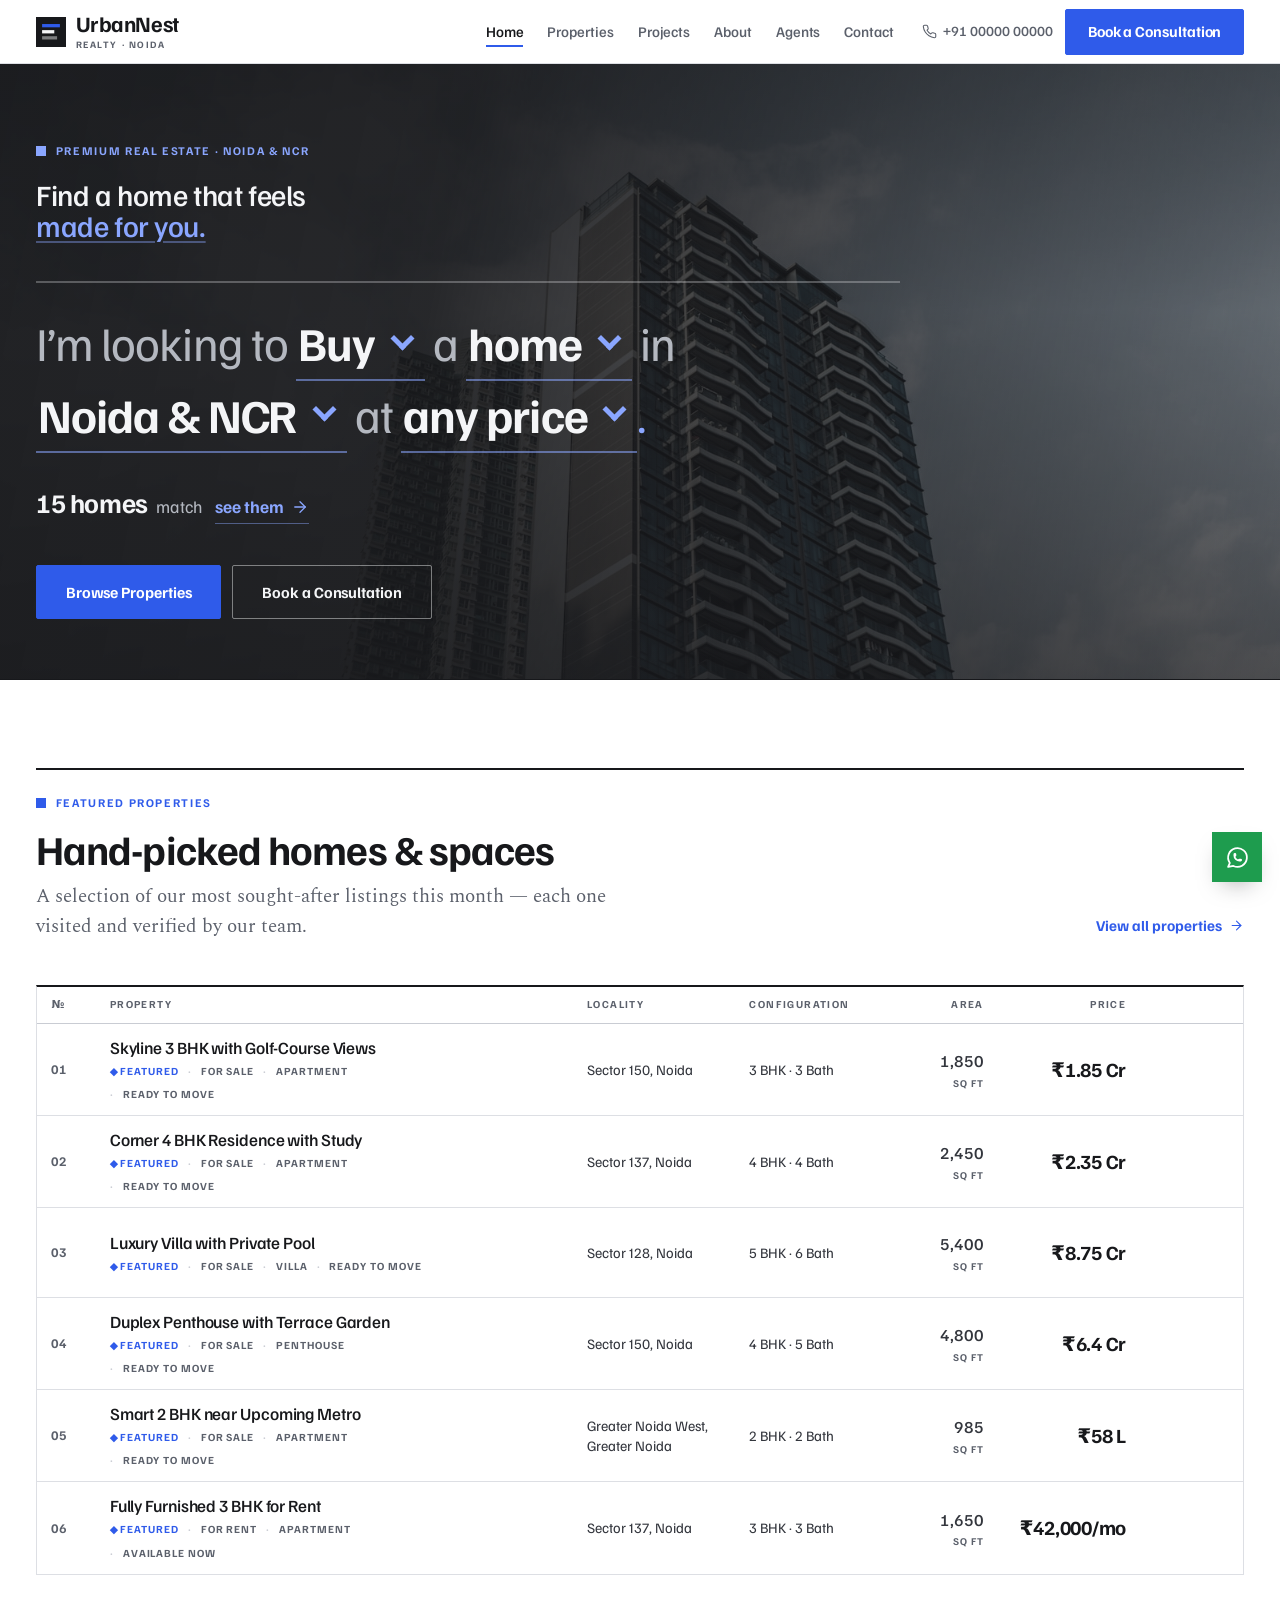
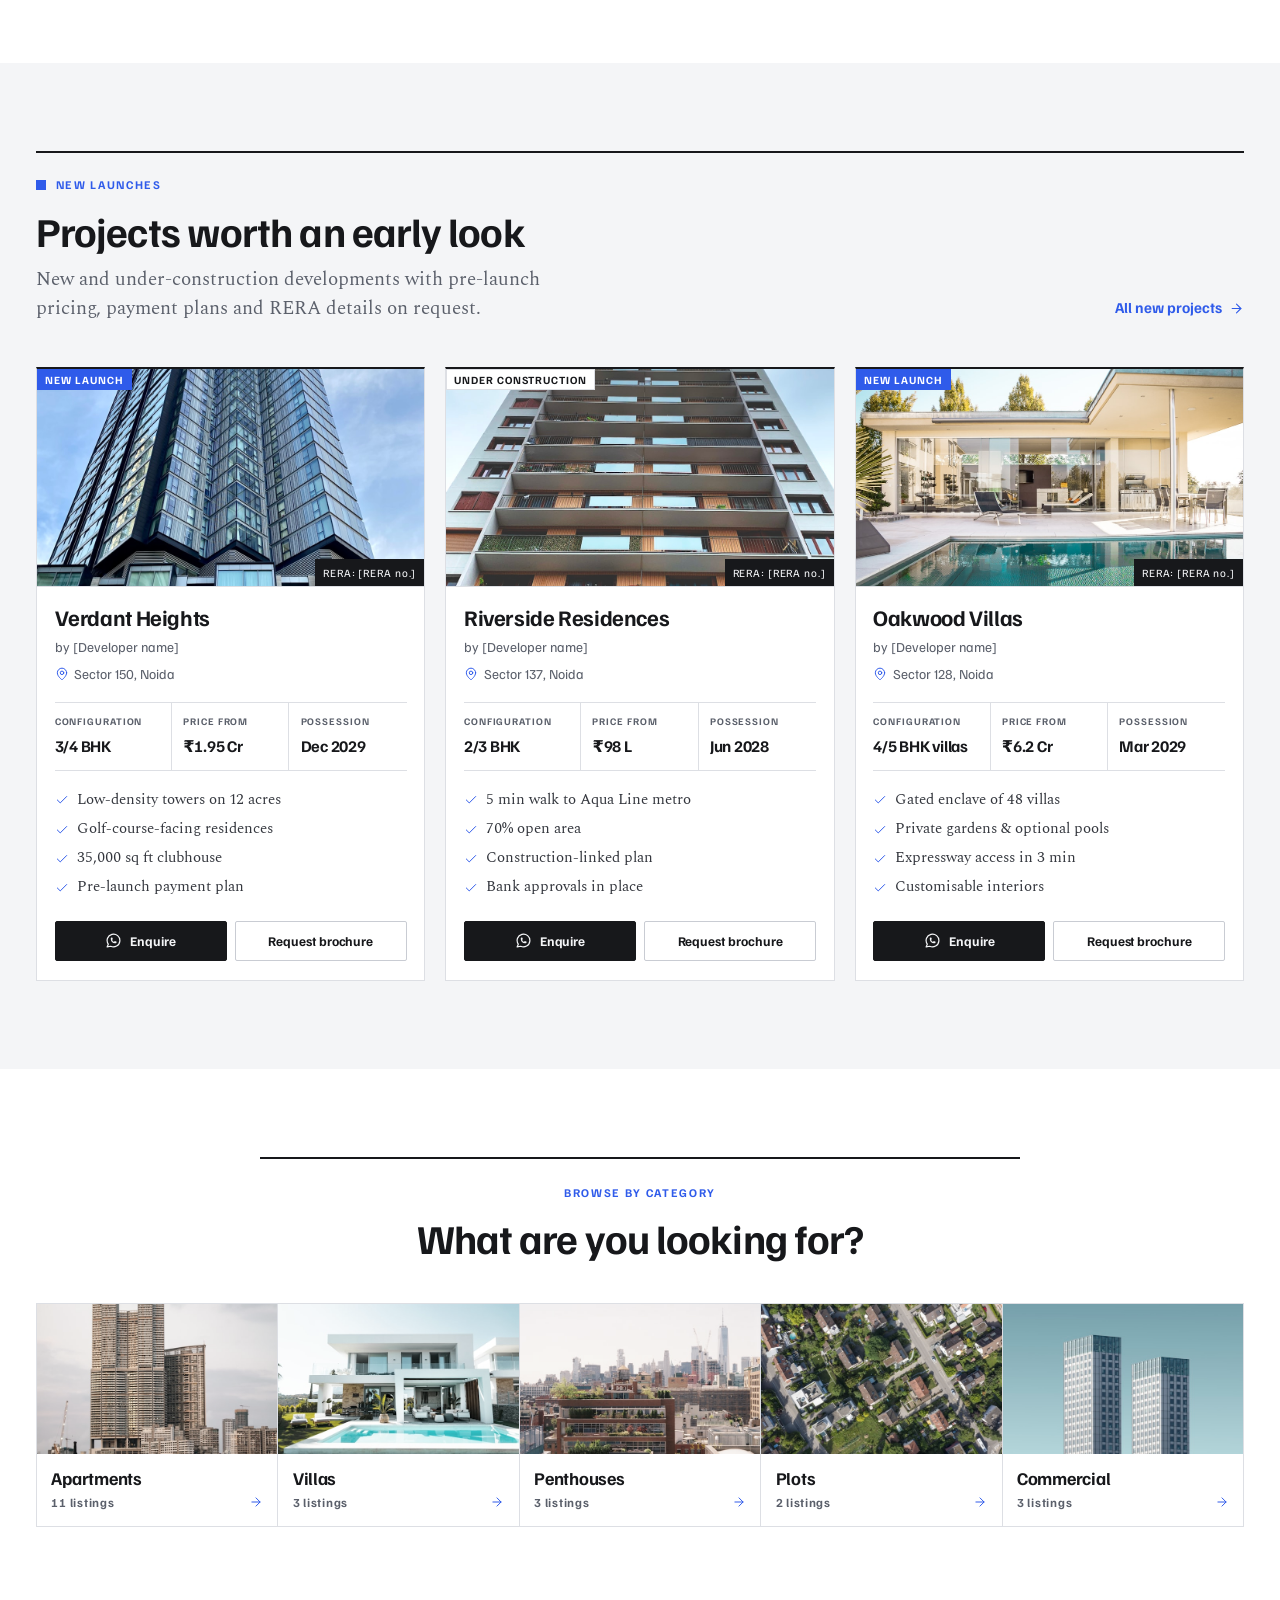
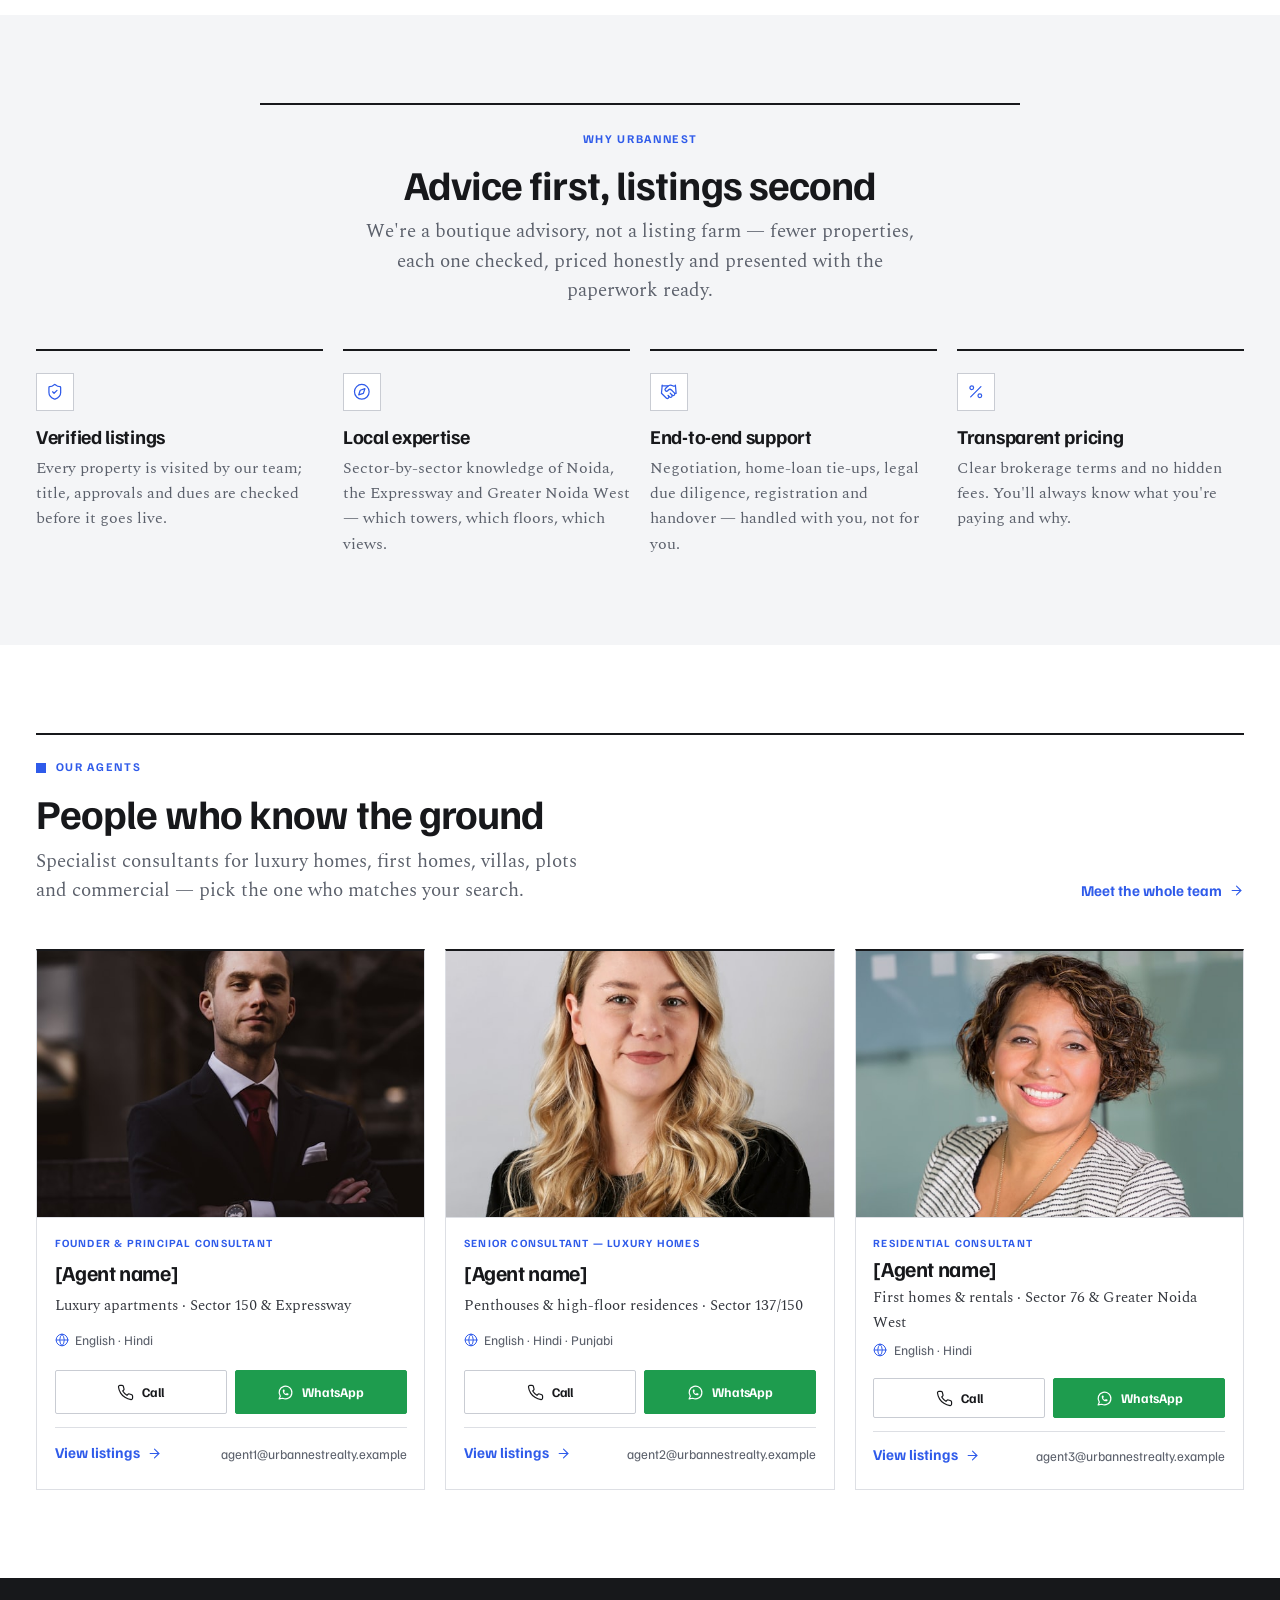
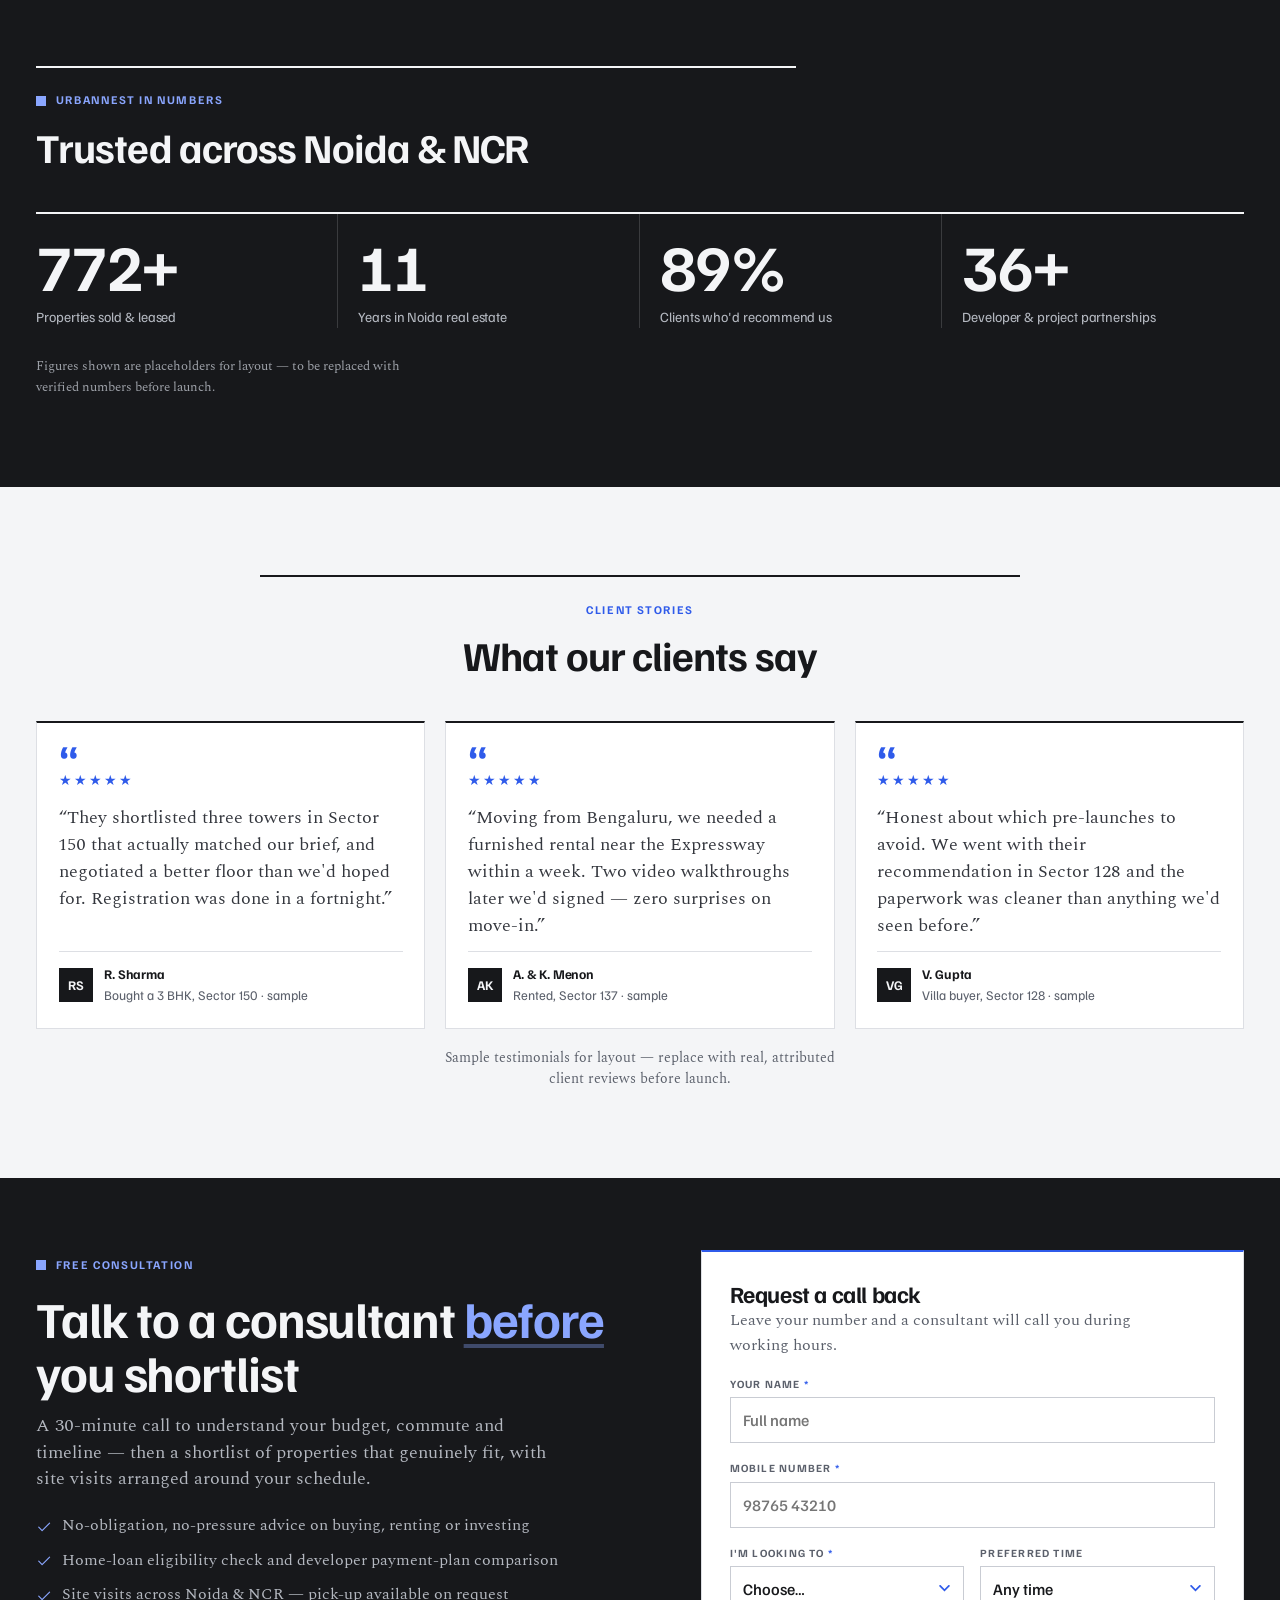
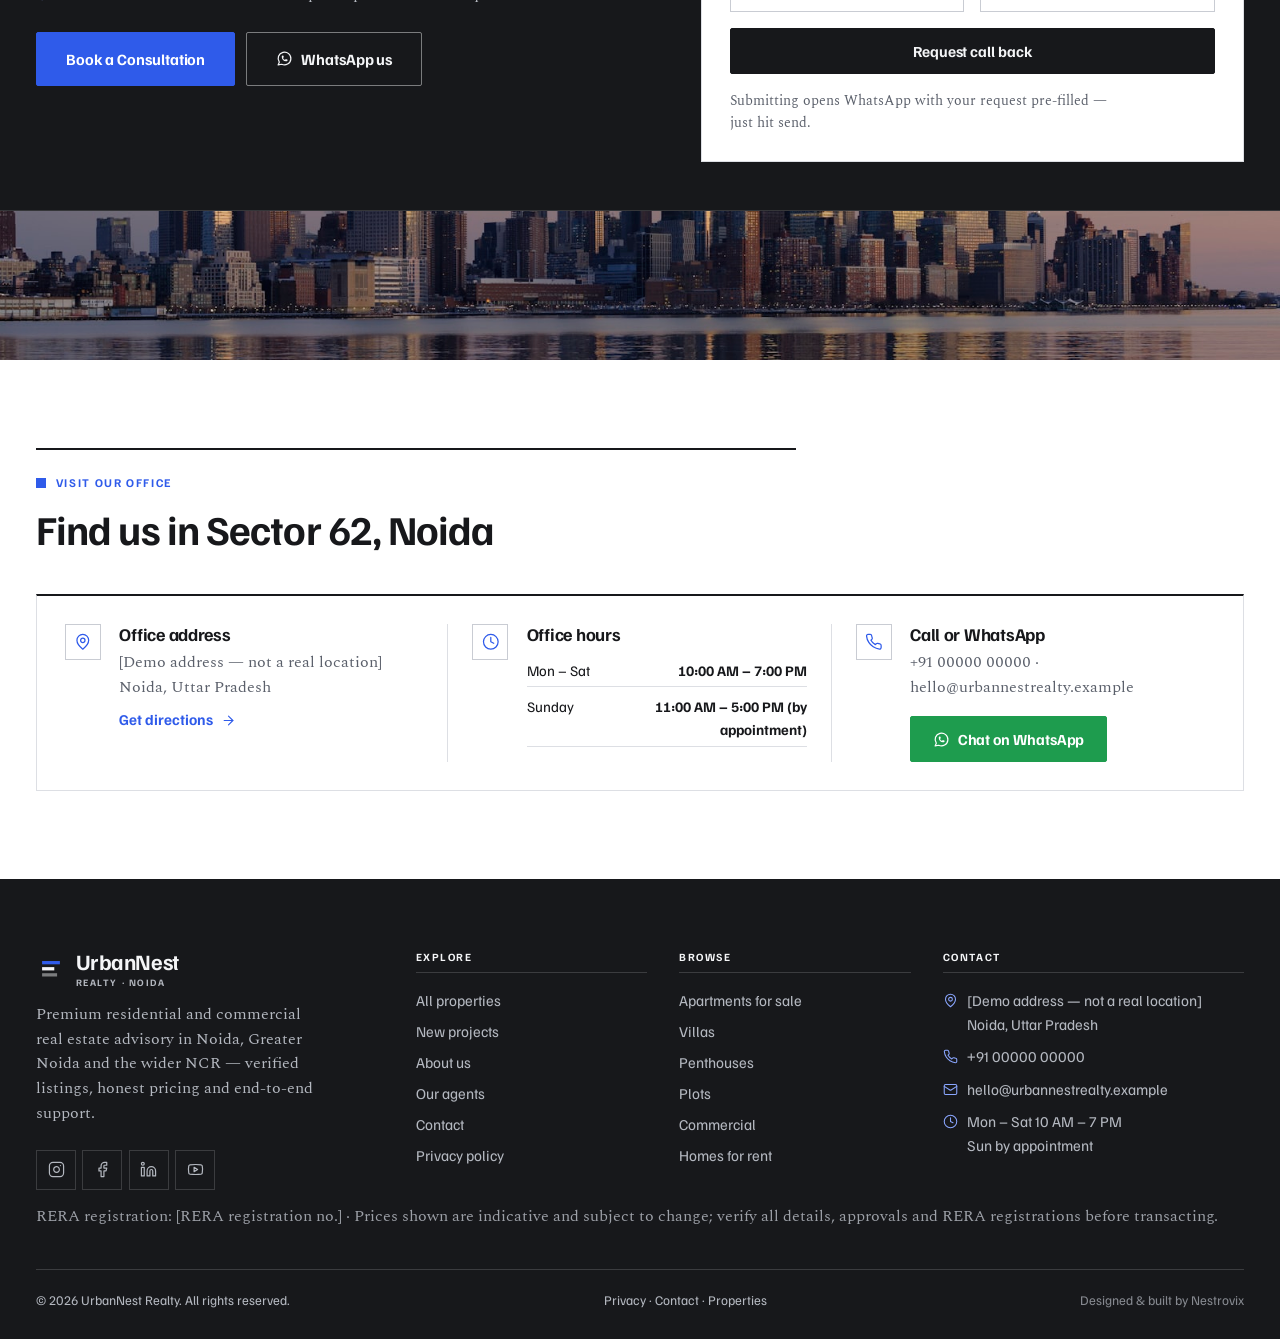
<file: index.html>
<!DOCTYPE html>
<html lang="en">
<head>
<meta charset="UTF-8">
<meta name="viewport" content="width=device-width, initial-scale=1">
<title>UrbanNest Realty — Premium Real Estate in Noida | Apartments, Villas, Penthouses, Plots & Commercial</title>
<meta name="description" content="UrbanNest Realty is a premium real estate company in Noida. Search verified apartments, villas, penthouses, plots and commercial spaces across Sector 150, 137, 128, 76, 62, the Expressway and Greater Noida West. Book a free consultation.">
<link rel="canonical" href="https://urbannest.vercel.app/">
<meta property="og:type" content="website"><meta property="og:site_name" content="UrbanNest Realty">
<meta property="og:title" content="UrbanNest Realty — Premium Real Estate in Noida | Apartments, Villas, Penthouses, Plots & Commercial"><meta property="og:description" content="UrbanNest Realty is a premium real estate company in Noida. Search verified apartments, villas, penthouses, plots and commercial spaces across Sector 150, 137, 128, 76, 62, the Expressway and Greater Noida West. Book a free consultation.">
<meta property="og:image" content="https://urbannest.vercel.app/assets/og-image.png"><meta property="og:url" content="https://urbannest.vercel.app/">
<meta name="twitter:card" content="summary_large_image">
<meta name="theme-color" content="#17181B">
<link rel="icon" href="assets/favicon.svg" type="image/svg+xml">
<link rel="preload" href="assets/fonts/familjen-grotesk-latin-700-normal.woff2" as="font" type="font/woff2" crossorigin>
<link rel="preload" href="assets/fonts/spectral-latin-400-normal.woff2" as="font" type="font/woff2" crossorigin>
<link rel="stylesheet" href="css/style.css">
<script>document.documentElement.classList.add("js")</script>
<script type="application/ld+json">
{"@context":"https://schema.org","@type":"RealEstateAgent","name":"UrbanNest Realty","image":"https://urbannest.vercel.app/assets/og-image.png","url":"https://urbannest.vercel.app/","telephone":"+91-98XXX-XXXXX","email":"hello@urbannestrealty.example","priceRange":"₹₹₹","areaServed":["Noida","Greater Noida","Gurgaon","Ghaziabad","Delhi NCR"],"address":{"@type":"PostalAddress","streetAddress":"[Replace with office address]","addressLocality":"Noida","addressRegion":"Uttar Pradesh","postalCode":"201309","addressCountry":"IN"},"openingHoursSpecification":[{"@type":"OpeningHoursSpecification","dayOfWeek":["Monday","Tuesday","Wednesday","Thursday","Friday","Saturday"],"opens":"10:00","closes":"19:00"},{"@type":"OpeningHoursSpecification","dayOfWeek":["Sunday"],"opens":"11:00","closes":"17:00"}],"sameAs":["https://example.com/","https://example.com/","https://example.com/"]}
</script>
</head>
<body><a class="skip-link" href="#main">Skip to content</a>
<svg width="0" height="0" style="position:absolute" aria-hidden="true"><defs>
<symbol id="i-phone" viewBox="0 0 24 24"><path d="M22 16.92v3a2 2 0 0 1-2.18 2 19.8 19.8 0 0 1-8.63-3.07 19.5 19.5 0 0 1-6-6A19.8 19.8 0 0 1 2.12 4.18 2 2 0 0 1 4.11 2h3a2 2 0 0 1 2 1.72c.13.96.36 1.9.7 2.81a2 2 0 0 1-.45 2.11L8.09 9.91a16 16 0 0 0 6 6l1.27-1.27a2 2 0 0 1 2.11-.45c.91.34 1.85.57 2.81.7A2 2 0 0 1 22 16.92z"/></symbol>
<symbol id="i-pin" viewBox="0 0 24 24"><path d="M20 10c0 6-8 12-8 12s-8-6-8-12a8 8 0 0 1 16 0z"/><circle cx="12" cy="10" r="3"/></symbol>
<symbol id="i-clock" viewBox="0 0 24 24"><circle cx="12" cy="12" r="10"/><path d="M12 6v6l4 2"/></symbol>
<symbol id="i-mail" viewBox="0 0 24 24"><rect width="20" height="16" x="2" y="4" rx="2"/><path d="m22 7-8.97 5.7a1.94 1.94 0 0 1-2.06 0L2 7"/></symbol>
<symbol id="i-arrow" viewBox="0 0 24 24"><path d="M5 12h14"/><path d="m12 5 7 7-7 7"/></symbol>
<symbol id="i-search" viewBox="0 0 24 24"><circle cx="11" cy="11" r="8"/><path d="m21 21-4.3-4.3"/></symbol>
<symbol id="i-x" viewBox="0 0 24 24"><path d="M18 6 6 18"/><path d="m6 6 12 12"/></symbol>
<symbol id="i-left" viewBox="0 0 24 24"><path d="m15 18-6-6 6-6"/></symbol>
<symbol id="i-right" viewBox="0 0 24 24"><path d="m9 18 6-6-6-6"/></symbol>
<symbol id="i-check" viewBox="0 0 24 24"><path d="M20 6 9 17l-5-5"/></symbol>
<symbol id="i-whatsapp" viewBox="0 0 24 24"><path d="M3 21l1.65-3.8a9 9 0 1 1 3.4 2.9L3 21" fill="none"/><path d="M9 10a.5.5 0 0 0 1 0V9a.5.5 0 0 0-1 0v1a5 5 0 0 0 5 5h1a.5.5 0 0 0 0-1h-1a.5.5 0 0 0 0 1"/></symbol>
<symbol id="i-instagram" viewBox="0 0 24 24"><rect width="20" height="20" x="2" y="2" rx="5"/><path d="M16 11.37A4 4 0 1 1 12.63 8 4 4 0 0 1 16 11.37z"/><path d="M17.5 6.5h.01"/></symbol>
<symbol id="i-facebook" viewBox="0 0 24 24"><path d="M18 2h-3a5 5 0 0 0-5 5v3H7v4h3v8h4v-8h3l1-4h-4V7a1 1 0 0 1 1-1h3z"/></symbol>
<symbol id="i-linkedin" viewBox="0 0 24 24"><path d="M16 8a6 6 0 0 1 6 6v7h-4v-7a2 2 0 0 0-2-2 2 2 0 0 0-2 2v7h-4v-7a6 6 0 0 1 6-6z"/><rect width="4" height="12" x="2" y="9"/><circle cx="4" cy="4" r="2"/></symbol>
<symbol id="i-youtube" viewBox="0 0 24 24"><path d="M2.5 17a24.12 24.12 0 0 1 0-10 2 2 0 0 1 1.4-1.4 49.56 49.56 0 0 1 16.2 0A2 2 0 0 1 21.5 7a24.12 24.12 0 0 1 0 10 2 2 0 0 1-1.4 1.4 49.55 49.55 0 0 1-16.2 0A2 2 0 0 1 2.5 17"/><path d="m10 15 5-3-5-3z"/></symbol>
<symbol id="i-bed" viewBox="0 0 24 24"><path d="M2 20v-8a2 2 0 0 1 2-2h16a2 2 0 0 1 2 2v8"/><path d="M4 10V6a2 2 0 0 1 2-2h12a2 2 0 0 1 2 2v4"/><path d="M12 4v6"/><path d="M2 18h20"/></symbol>
<symbol id="i-bath" viewBox="0 0 24 24"><path d="M9 6 6.5 3.5a1.5 1.5 0 0 0-1-.5C4.683 3 4 3.683 4 4.5V17a2 2 0 0 0 2 2h12a2 2 0 0 0 2-2v-5"/><path d="m10 5-2 2"/><path d="M2 12h20"/><path d="M7 19v2"/><path d="M17 19v2"/></symbol>
<symbol id="i-area" viewBox="0 0 24 24"><path d="M8 3H5a2 2 0 0 0-2 2v3"/><path d="M21 8V5a2 2 0 0 0-2-2h-3"/><path d="M3 16v3a2 2 0 0 0 2 2h3"/><path d="M16 21h3a2 2 0 0 0 2-2v-3"/><path d="M8 12h8"/></symbol>
<symbol id="i-home" viewBox="0 0 24 24"><path d="m3 9 9-7 9 7v11a2 2 0 0 1-2 2H5a2 2 0 0 1-2-2z"/><path d="M9 22V12h6v10"/></symbol>
<symbol id="i-building" viewBox="0 0 24 24"><rect width="16" height="20" x="4" y="2" rx="2"/><path d="M9 22v-4h6v4"/><path d="M8 6h.01M16 6h.01M12 6h.01M12 10h.01M12 14h.01M16 10h.01M16 14h.01M8 10h.01M8 14h.01"/></symbol>
<symbol id="i-key" viewBox="0 0 24 24"><circle cx="7.5" cy="15.5" r="5.5"/><path d="m21 2-9.6 9.6"/><path d="m15.5 7.5 3 3L22 7l-3-3"/></symbol>
<symbol id="i-shield" viewBox="0 0 24 24"><path d="M20 13c0 5-3.5 7.5-7.66 8.95a1 1 0 0 1-.67-.01C7.5 20.5 4 18 4 13V6a1 1 0 0 1 1-1c2 0 4.5-1.2 6.24-2.72a1.17 1.17 0 0 1 1.52 0C14.51 3.81 17 5 19 5a1 1 0 0 1 1 1z"/><path d="m9 12 2 2 4-4"/></symbol>
<symbol id="i-star" viewBox="0 0 24 24"><path d="M12 2l3.09 6.26L22 9.27l-5 4.87 1.18 6.88L12 17.77l-6.18 3.25L7 14.14 2 9.27l6.91-1.01L12 2z"/></symbol>
<symbol id="i-sliders" viewBox="0 0 24 24"><path d="M4 21v-7"/><path d="M4 10V3"/><path d="M12 21v-9"/><path d="M12 8V3"/><path d="M20 21v-5"/><path d="M20 12V3"/><path d="M2 14h4"/><path d="M10 8h4"/><path d="M18 16h4"/></symbol>
<symbol id="i-download" viewBox="0 0 24 24"><path d="M21 15v4a2 2 0 0 1-2 2H5a2 2 0 0 1-2-2v-4"/><path d="m7 10 5 5 5-5"/><path d="M12 15V3"/></symbol>
<symbol id="i-map" viewBox="0 0 24 24"><path d="M14.106 5.553a2 2 0 0 0 1.788 0l3.659-1.83A1 1 0 0 1 21 4.619v12.764a1 1 0 0 1-.553.894l-4.553 2.277a2 2 0 0 1-1.788 0l-4.212-2.106a2 2 0 0 0-1.788 0l-3.659 1.83A1 1 0 0 1 3 19.381V6.618a1 1 0 0 1 .553-.894l4.553-2.277a2 2 0 0 1 1.788 0z"/><path d="M15 5.764v15"/><path d="M9 3.236v15"/></symbol>
<symbol id="i-trend" viewBox="0 0 24 24"><path d="m22 7-8.5 8.5-5-5L2 17"/><path d="M16 7h6v6"/></symbol>
<symbol id="i-award" viewBox="0 0 24 24"><circle cx="12" cy="8" r="6"/><path d="M15.477 12.89 17 22l-5-3-5 3 1.523-9.11"/></symbol>
<symbol id="i-file" viewBox="0 0 24 24"><path d="M15 2H6a2 2 0 0 0-2 2v16a2 2 0 0 0 2 2h12a2 2 0 0 0 2-2V7Z"/><path d="M14 2v4a2 2 0 0 0 2 2h4"/><path d="M10 9H8"/><path d="M16 13H8"/><path d="M16 17H8"/></symbol>
<symbol id="i-globe" viewBox="0 0 24 24"><circle cx="12" cy="12" r="10"/><path d="M12 2a14.5 14.5 0 0 0 0 20 14.5 14.5 0 0 0 0-20"/><path d="M2 12h20"/></symbol>
<symbol id="i-sofa" viewBox="0 0 24 24"><path d="M20 9V6a2 2 0 0 0-2-2H6a2 2 0 0 0-2 2v3"/><path d="M2 16a2 2 0 0 0 2 2h16a2 2 0 0 0 2-2v-5a2 2 0 0 0-4 0v1.5a.5.5 0 0 1-.5.5h-11a.5.5 0 0 1-.5-.5V11a2 2 0 0 0-4 0z"/><path d="M4 18v2"/><path d="M20 18v2"/></symbol>
<symbol id="i-calendar" viewBox="0 0 24 24"><path d="M8 2v4"/><path d="M16 2v4"/><rect width="18" height="18" x="3" y="4" rx="2"/><path d="M3 10h18"/></symbol>
<symbol id="i-users" viewBox="0 0 24 24"><path d="M16 21v-2a4 4 0 0 0-4-4H6a4 4 0 0 0-4 4v2"/><circle cx="9" cy="7" r="4"/><path d="M22 21v-2a4 4 0 0 0-3-3.87"/><path d="M16 3.13a4 4 0 0 1 0 7.75"/></symbol>
<symbol id="i-rupee" viewBox="0 0 24 24"><path d="M6 3h12"/><path d="M6 8h12"/><path d="m6 13 8.5 8"/><path d="M6 13h3"/><path d="M9 13c6.667 0 6.667-10 0-10"/></symbol>
<symbol id="i-image" viewBox="0 0 24 24"><rect width="18" height="18" x="3" y="3" rx="2"/><circle cx="9" cy="9" r="2"/><path d="m21 15-3.086-3.086a2 2 0 0 0-2.828 0L6 21"/></symbol>
<symbol id="i-handshake" viewBox="0 0 24 24"><path d="m11 17 2 2a1 1 0 1 0 3-3"/><path d="m14 14 2.5 2.5a1 1 0 1 0 3-3l-3.88-3.88a3 3 0 0 0-4.24 0l-.88.88a1 1 0 1 1-3-3l2.81-2.81a5.79 5.79 0 0 1 7.06-.87l.47.28a2 2 0 0 0 1.42.25L21 4"/><path d="m21 3 1 11h-2"/><path d="M3 3 2 14l6.5 6.5a1 1 0 1 0 3-3"/><path d="M3 4h8"/></symbol>
<symbol id="i-percent" viewBox="0 0 24 24"><path d="M19 5 5 19"/><circle cx="6.5" cy="6.5" r="2.5"/><circle cx="17.5" cy="17.5" r="2.5"/></symbol>
<symbol id="i-eye" viewBox="0 0 24 24"><path d="M2 12s3-7 10-7 10 7 10 7-3 7-10 7-10-7-10-7Z"/><circle cx="12" cy="12" r="3"/></symbol>
<symbol id="i-compass" viewBox="0 0 24 24"><circle cx="12" cy="12" r="10"/><path d="m16.24 7.76-2.12 6.36-6.36 2.12 2.12-6.36z"/></symbol>
</defs></svg>
<header class="site-header" id="top">
  <div class="container--wide">
    <a class="brand" href="index.html" aria-label="UrbanNest Realty — home"><svg class="brand__mark" viewBox="0 0 64 64" aria-hidden="true"><rect width="64" height="64" fill="#17181B"/><rect x="13" y="15" width="38" height="7" fill="#2F5BEA"/><rect x="13" y="28" width="26" height="7" fill="#F4F5F7"/><rect x="13" y="41" width="32" height="7" fill="#F4F5F7" opacity=".45"/></svg><span>UrbanNest<small>Realty · Noida</small></span></a>
    <nav class="nav" aria-label="Primary">
      <ul class="nav__links"><li><a href="index.html">Home</a></li><li><a href="properties.html">Properties</a></li><li><a href="projects.html">Projects</a></li><li><a href="about.html">About</a></li><li><a href="agents.html">Agents</a></li><li><a href="contact.html">Contact</a></li></ul>
      <div class="nav__cta">
        <a class="nav__phone" data-href="tel" href="#"><svg class="ic"><use href="#i-phone"/></svg><span data-bind="phoneDisplay">+91 98XXX XXXXX</span></a>
        <a class="btn btn--primary" href="contact.html#consult">Book a Consultation</a>
        <button class="nav__toggle" aria-expanded="false" aria-controls="mobile-nav" aria-label="Open menu"><span></span></button>
      </div>
    </nav>
  </div>
</header>
<div class="mobile-nav" id="mobile-nav">
  <nav class="mobile-nav__links" aria-label="Mobile"><a href="index.html">Home</a><a href="properties.html">Properties</a><a href="projects.html">Projects</a><a href="about.html">About</a><a href="agents.html">Agents</a><a href="contact.html">Contact</a></nav>
  <a class="btn btn--primary btn--lg" href="contact.html#consult">Book a Consultation</a>
  <div class="mobile-nav__meta">
    <a data-href="tel" href="#"><svg class="ic"><use href="#i-phone"/></svg> <span data-bind="phoneDisplay">+91 98XXX XXXXX</span></a>
    <a data-href="whatsapp" href="#" target="_blank" rel="noopener"><svg class="ic"><use href="#i-whatsapp"/></svg> Chat on WhatsApp</a>
    <a data-href="mail" href="#"><svg class="ic"><use href="#i-mail"/></svg> <span data-bind="email">hello@urbannestrealty.example</span></a>
  </div>
</div>
<main id="main">
<!-- 1. HERO — "the query builder": the first screen IS the search -->
<section class="qhero" aria-labelledby="qhero-title">
  <div class="qhero__media"><img src="assets/images/hero-home.jpg" alt="Two modern high-rise apartment towers with pale facades rising against a blue sky scattered with white cloud" width="1600" height="900" fetchpriority="high"></div>
  <div class="container qhero__inner">
    <span class="eyebrow reveal">Premium real estate &middot; Noida &amp; NCR</span>
    <h1 class="qhero__title reveal d1" id="qhero-title">Find a home that feels <em>made for you.</em></h1>
    <form class="qhero__builder" action="properties.html" method="get" role="search" aria-label="Build your property search" data-query-builder>
      <input type="hidden" name="beds" value="" data-qb-beds>
      <input type="hidden" name="type" value="" data-qb-type>
      <p class="qhero__sentence">
        <span class="qb-txt">I&rsquo;m looking to</span>
        <span class="qb-slot"><label class="sr-only" for="qb-purpose">Buy or rent</label><select id="qb-purpose" name="purpose" data-qb-purpose><option value="buy">Buy</option></select><span class="qb-ghost" aria-hidden="true">Buy</span></span>
        <span class="qb-txt" data-qb-article>a</span>
        <span class="qb-slot"><label class="sr-only" for="qb-what">Size or property type</label><select id="qb-what" data-qb-what><option value="">home</option></select><span class="qb-ghost" aria-hidden="true">home</span></span>
        <span class="qb-txt">in</span>
        <span class="qb-slot"><label class="sr-only" for="qb-where">Location</label><select id="qb-where" name="loc" data-qb-loc><option value="">Noida &amp; NCR</option></select><span class="qb-ghost" aria-hidden="true">Noida &amp; NCR</span></span>
        <span class="qb-txt" data-qb-prep>at</span>
        <span class="qb-slot"><label class="sr-only" for="qb-budget">Budget</label><select id="qb-budget" name="max" data-qb-max><option value="">any price</option></select><span class="qb-ghost" aria-hidden="true">any price</span></span><span class="qb-stop">.</span>
      </p>
      <p class="qhero__result">
        <span class="qhero__count" data-qb-count aria-live="polite" aria-atomic="true"><b>15 homes</b> match</span>
        <a class="qhero__go" href="properties.html?purpose=buy" data-qb-link>see them <svg class="ic" aria-hidden="true"><use href="#i-arrow"/></svg></a>
        <button class="qhero__go qhero__go--nojs" type="submit">see them <svg class="ic" aria-hidden="true"><use href="#i-arrow"/></svg></button>
      </p>
    </form>
    <div class="hero__actions reveal d3">
      <a class="btn btn--primary btn--lg" href="properties.html">Browse Properties</a>
      <a class="btn btn--outline-light btn--lg" href="contact.html#consult">Book a Consultation</a>
    </div>
  </div>
</section>

<!-- 3. FEATURED PROPERTIES -->
<section class="section section--white" id="featured">
  <div class="container">
    <div class="section-head split reveal">
      <div><span class="eyebrow">Featured properties</span><h2>Hand-picked homes &amp; spaces</h2><p>A selection of our most sought-after listings this month — each one visited and verified by our team.</p></div>
      <a class="link-arrow" href="properties.html">View all properties <svg class="ic"><use href="#i-arrow"/></svg></a>
    </div>
    <div class="pindex reveal">
      <div class="pindex__head"><span>№</span><span>Property</span><span>Locality</span><span>Configuration</span><span>Area</span><span>Price</span><span></span></div>
      <div class="pindex__rows" data-featured></div>
    </div>
  </div>
</section>

<!-- 4. NEW PROJECTS -->
<section class="section section--off" id="projects">
  <div class="container">
    <div class="section-head split reveal">
      <div><span class="eyebrow">New launches</span><h2>Projects worth an early look</h2><p>New and under-construction developments with pre-launch pricing, payment plans and RERA details on request.</p></div>
      <a class="link-arrow" href="projects.html">All new projects <svg class="ic"><use href="#i-arrow"/></svg></a>
    </div>
    <div class="project-grid" data-home-projects></div>
  </div>
</section>

<!-- 5. PROPERTY CATEGORIES -->
<section class="section section--white" id="categories">
  <div class="container">
    <div class="section-head center reveal"><span class="eyebrow">Browse by category</span><h2>What are you looking for?</h2></div>
    <div class="cat-grid">
      <a class="cat reveal" href="properties.html?type=apartment"><img src="assets/images/categories/apartments.jpg" alt="A cluster of tall apartment towers in the foreground of a city skyline" loading="lazy" width="600" height="375"><div class="cat__body"><h3>Apartments</h3><span><b data-cat-count="apartment">—</b> <svg class="ic"><use href="#i-arrow"/></svg></span></div></a>
      <a class="cat reveal d1" href="properties.html?type=villa"><img src="assets/images/categories/villas.jpg" alt="A white flat-roofed villa with a rectangular swimming pool and an outdoor lounge area" loading="lazy" width="600" height="375"><div class="cat__body"><h3>Villas</h3><span><b data-cat-count="villa">—</b> <svg class="ic"><use href="#i-arrow"/></svg></span></div></a>
      <a class="cat reveal d2" href="properties.html?type=penthouse"><img src="assets/images/categories/penthouses.jpg" alt="A sunlit city skyline seen from a high roof terrace" loading="lazy" width="600" height="375"><div class="cat__body"><h3>Penthouses</h3><span><b data-cat-count="penthouse">—</b> <svg class="ic"><use href="#i-arrow"/></svg></span></div></a>
      <a class="cat reveal d3" href="properties.html?type=plot"><img src="assets/images/categories/plots.jpg" alt="An aerial view of surveyed housing lots divided by new roads" loading="lazy" width="600" height="375"><div class="cat__body"><h3>Plots</h3><span><b data-cat-count="plot">—</b> <svg class="ic"><use href="#i-arrow"/></svg></span></div></a>
      <a class="cat reveal d3" href="properties.html?type=commercial"><img src="assets/images/categories/commercial.jpg" alt="Two teal-and-white glass office towers seen from street level" loading="lazy" width="600" height="375"><div class="cat__body"><h3>Commercial</h3><span><b data-cat-count="commercial">—</b> <svg class="ic"><use href="#i-arrow"/></svg></span></div></a>
    </div>
  </div>
</section>

<!-- 6. WHY CHOOSE US -->
<section class="section section--off" id="why">
  <div class="container">
    <div class="section-head center reveal"><span class="eyebrow">Why UrbanNest</span><h2>Advice first, listings second</h2><p>We're a boutique advisory, not a listing farm — fewer properties, each one checked, priced honestly and presented with the paperwork ready.</p></div>
    <div class="why-grid">
      <div class="why reveal"><div class="why__icon"><svg class="ic"><use href="#i-shield"/></svg></div><h3>Verified listings</h3><p>Every property is visited by our team; title, approvals and dues are checked before it goes live.</p></div>
      <div class="why reveal d1"><div class="why__icon"><svg class="ic"><use href="#i-compass"/></svg></div><h3>Local expertise</h3><p>Sector-by-sector knowledge of Noida, the Expressway and Greater Noida West — which towers, which floors, which views.</p></div>
      <div class="why reveal d2"><div class="why__icon"><svg class="ic"><use href="#i-handshake"/></svg></div><h3>End-to-end support</h3><p>Negotiation, home-loan tie-ups, legal due diligence, registration and handover — handled with you, not for you.</p></div>
      <div class="why reveal d3"><div class="why__icon"><svg class="ic"><use href="#i-percent"/></svg></div><h3>Transparent pricing</h3><p>Clear brokerage terms and no hidden fees. You'll always know what you're paying and why.</p></div>
    </div>
  </div>
</section>

<!-- 7. OUR AGENTS -->
<section class="section section--white" id="agents">
  <div class="container">
    <div class="section-head split reveal">
      <div><span class="eyebrow">Our agents</span><h2>People who know the ground</h2><p>Specialist consultants for luxury homes, first homes, villas, plots and commercial — pick the one who matches your search.</p></div>
      <a class="link-arrow" href="agents.html">Meet the whole team <svg class="ic"><use href="#i-arrow"/></svg></a>
    </div>
    <div class="agent-grid" data-home-agents></div>
  </div>
</section>

<!-- 8. STATISTICS -->
<!-- PLACEHOLDER FIGURES — replace data-count values with real, verifiable numbers before launch (see README) -->
<section class="section section--dark" id="stats" aria-label="UrbanNest in numbers">
  <div class="container">
    <div class="section-head reveal"><span class="eyebrow">UrbanNest in numbers</span><h2>Trusted across Noida &amp; NCR</h2></div>
    <div class="stats reveal">
      <div class="stat"><b class="tnum" data-count="850" data-suffix="+">850+</b><span>Properties sold &amp; leased</span></div>
      <div class="stat"><b class="tnum" data-count="12">12</b><span>Years in Noida real estate</span></div>
      <div class="stat"><b class="tnum" data-count="98" data-suffix="%">98%</b><span>Clients who'd recommend us</span></div>
      <div class="stat"><b class="tnum" data-count="40" data-suffix="+">40+</b><span>Developer &amp; project partnerships</span></div>
    </div>
    <p class="stats-note">Figures shown are placeholders for layout — to be replaced with verified numbers before launch.</p>
  </div>
</section>

<!-- 9. TESTIMONIALS -->
<section class="section section--off" id="testimonials">
  <div class="container">
    <div class="section-head center reveal"><span class="eyebrow">Client stories</span><h2>What our clients say</h2></div>
    <div class="reviews-grid">
      <article class="review reveal"><div class="review__mark" aria-hidden="true">“</div><div class="review__stars" aria-label="5 out of 5 stars">★★★★★</div><p>“They shortlisted three towers in Sector 150 that actually matched our brief, and negotiated a better floor than we'd hoped for. Registration was done in a fortnight.”</p><footer><span class="review__avatar" aria-hidden="true">RS</span><div><b>R. Sharma</b>Bought a 3 BHK, Sector 150 · sample</div></footer></article>
      <article class="review reveal d1"><div class="review__mark" aria-hidden="true">“</div><div class="review__stars" aria-label="5 out of 5 stars">★★★★★</div><p>“Moving from Bengaluru, we needed a furnished rental near the Expressway within a week. Two video walkthroughs later we'd signed — zero surprises on move-in.”</p><footer><span class="review__avatar" aria-hidden="true">AK</span><div><b>A. &amp; K. Menon</b>Rented, Sector 137 · sample</div></footer></article>
      <article class="review reveal d2"><div class="review__mark" aria-hidden="true">“</div><div class="review__stars" aria-label="5 out of 5 stars">★★★★★</div><p>“Honest about which pre-launches to avoid. We went with their recommendation in Sector 128 and the paperwork was cleaner than anything we'd seen before.”</p><footer><span class="review__avatar" aria-hidden="true">VG</span><div><b>V. Gupta</b>Villa buyer, Sector 128 · sample</div></footer></article>
    </div>
    <p class="sample-note center">Sample testimonials for layout — replace with real, attributed client reviews before launch.</p>
  </div>
</section>

<!-- 10. CONSULTATION CTA -->
<section class="cta-band" id="consultation">
  <img src="assets/images/cta-consult.jpg" alt="A dense city skyline seen across open water in clear daylight" loading="lazy" width="1600" height="667">
  <div class="container">
    <div class="cta-layout">
      <div class="reveal">
        <span class="eyebrow">Free consultation</span>
        <h2>Talk to a consultant <em>before</em> you shortlist</h2>
        <p class="lead">A 30-minute call to understand your budget, commute and timeline — then a shortlist of properties that genuinely fit, with site visits arranged around your schedule.</p>
        <ul class="cta-points">
          <li><svg class="ic"><use href="#i-check"/></svg>No-obligation, no-pressure advice on buying, renting or investing</li>
          <li><svg class="ic"><use href="#i-check"/></svg>Home-loan eligibility check and developer payment-plan comparison</li>
          <li><svg class="ic"><use href="#i-check"/></svg>Site visits across Noida &amp; NCR — pick-up available on request</li>
        </ul>
        <div class="hero__actions"><a class="btn btn--primary btn--lg" href="contact.html#consult">Book a Consultation</a><a class="btn btn--outline-light btn--lg" data-href="whatsapp" data-wa-text="Hi UrbanNest Realty! I'd like to book a free consultation." href="#" target="_blank" rel="noopener"><svg class="ic"><use href="#i-whatsapp"/></svg> WhatsApp us</a></div>
      </div>
      <div class="callback-card reveal d1">
        <h3>Request a call back</h3>
        <p>Leave your number and a consultant will call you during working hours.</p>
        <form id="callback-form" class="form" novalidate>
          <div class="honeypot" aria-hidden="true"><label for="k-company">Company</label><input id="k-company" name="company" tabindex="-1" autocomplete="off"></div>
          <div class="field"><label for="k-name">Your name <span class="req">*</span></label><input id="k-name" name="name" type="text" autocomplete="name" placeholder="Full name" data-validate="required name"><span class="field__error" role="alert"></span></div>
          <div class="field"><label for="k-phone">Mobile number <span class="req">*</span></label><input id="k-phone" name="phone" type="tel" inputmode="numeric" autocomplete="tel" placeholder="98765 43210" data-validate="required phone"><span class="field__error" role="alert"></span></div>
          <div class="form__row">
            <div class="field"><label for="k-interest">I'm looking to <span class="req">*</span></label><select id="k-interest" name="interest" data-validate="select"><option value="">Choose…</option><option>Buy a home</option><option>Rent a home</option><option>Invest</option><option>Sell or lease my property</option><option>Commercial space</option></select><span class="field__error" role="alert"></span></div>
            <div class="field"><label for="k-time">Preferred time</label><select id="k-time" name="time"><option value="">Any time</option><option>Morning (10–1)</option><option>Afternoon (1–4)</option><option>Evening (4–7)</option></select></div>
          </div>
          <div class="form__status" role="status" aria-live="polite"></div>
          <button class="btn btn--dark btn--block" type="submit">Request call back</button>
          <p class="field__hint">Submitting opens WhatsApp with your request pre-filled — just hit send.</p>
        </form>
      </div>
    </div>
  </div>
</section>

<!-- 11. LOCATION -->
<section class="section section--white" id="location">
  <div class="container">
    <div class="section-head reveal"><span class="eyebrow">Visit our office</span><h2>Find us in Sector 62, Noida</h2></div>
    <div class="location reveal">
      <div class="location__info">
        <div class="info-row"><div class="why__icon"><svg class="ic"><use href="#i-pin"/></svg></div><div><h3>Office address</h3><address><span data-bind="addressLine1">[Address]</span><br><span data-bind="addressLine2">Noida, Uttar Pradesh</span></address><a class="link-arrow mt-1" data-href="map" href="#" target="_blank" rel="noopener">Get directions <svg class="ic"><use href="#i-arrow"/></svg></a></div></div>
        <div class="info-row"><div class="why__icon"><svg class="ic"><use href="#i-clock"/></svg></div><div><h3>Office hours</h3><div class="hours mt-1" data-hours></div></div></div>
        <div class="info-row"><div class="why__icon"><svg class="ic"><use href="#i-phone"/></svg></div><div><h3>Call or WhatsApp</h3><p><a data-href="tel" href="#"><span data-bind="phoneDisplay">+91 98XXX XXXXX</span></a> · <a data-href="mail" href="#"><span data-bind="email">hello@urbannestrealty.example</span></a></p><a class="btn btn--whatsapp mt-2" data-href="whatsapp" href="#" target="_blank" rel="noopener"><svg class="ic"><use href="#i-whatsapp"/></svg> Chat on WhatsApp</a></div></div>
      </div>
    </div>
  </div>
</section>
</main>
<!-- 12. FOOTER -->
<footer class="site-footer">
  <div class="container">
    <div class="footer-grid">
      <div>
        <a class="brand" href="index.html"><svg class="brand__mark" viewBox="0 0 64 64" aria-hidden="true"><rect width="64" height="64" fill="#17181B"/><rect x="13" y="15" width="38" height="7" fill="#2F5BEA"/><rect x="13" y="28" width="26" height="7" fill="#F4F5F7"/><rect x="13" y="41" width="32" height="7" fill="#F4F5F7" opacity=".45"/></svg><span>UrbanNest<small>Realty · Noida</small></span></a>
        <p>Premium residential and commercial real estate advisory in Noida, Greater Noida and the wider NCR — verified listings, honest pricing and end-to-end support.</p>
        <div class="socials mt-3">
          <a data-href="instagram" href="#" target="_blank" rel="noopener" aria-label="Instagram"><svg class="ic"><use href="#i-instagram"/></svg></a>
          <a data-href="facebook" href="#" target="_blank" rel="noopener" aria-label="Facebook"><svg class="ic"><use href="#i-facebook"/></svg></a>
          <a data-href="linkedin" href="#" target="_blank" rel="noopener" aria-label="LinkedIn"><svg class="ic"><use href="#i-linkedin"/></svg></a>
          <a data-href="youtube" href="#" target="_blank" rel="noopener" aria-label="YouTube"><svg class="ic"><use href="#i-youtube"/></svg></a>
        </div>
      </div>
      <div><h4>Explore</h4><div class="footer-links"><a href="properties.html">All properties</a><a href="projects.html">New projects</a><a href="about.html">About us</a><a href="agents.html">Our agents</a><a href="contact.html">Contact</a><a href="privacy.html">Privacy policy</a></div></div>
      <div><h4>Browse</h4><div class="footer-links"><a href="properties.html?type=apartment">Apartments for sale</a><a href="properties.html?type=villa">Villas</a><a href="properties.html?type=penthouse">Penthouses</a><a href="properties.html?type=plot">Plots</a><a href="properties.html?type=commercial">Commercial</a><a href="properties.html?purpose=rent">Homes for rent</a></div></div>
      <div><h4>Contact</h4><div class="footer-contact">
        <span><svg class="ic"><use href="#i-pin"/></svg><span><span data-bind="addressLine1">[Address]</span><br><span data-bind="addressLine2">Noida, Uttar Pradesh</span></span></span>
        <a data-href="tel" href="#"><svg class="ic"><use href="#i-phone"/></svg><span data-bind="phoneDisplay">+91 98XXX XXXXX</span></a>
        <a data-href="mail" href="#"><svg class="ic"><use href="#i-mail"/></svg><span data-bind="email">hello@urbannestrealty.example</span></a>
        <span><svg class="ic"><use href="#i-clock"/></svg><span>Mon – Sat 10 AM – 7 PM<br>Sun by appointment</span></span>
      </div></div>
    </div>
    <p class="footer-legal">RERA registration: <span data-bind="rera">[RERA registration no.]</span> · Prices shown are indicative and subject to change; verify all details, approvals and RERA registrations before transacting.</p>
    <div class="footer-bottom">
      <span>© <span data-year>2026</span> UrbanNest Realty. All rights reserved.</span>
      <span><a href="privacy.html">Privacy</a> · <a href="contact.html">Contact</a> · <a href="properties.html">Properties</a></span>
      <span class="made">Designed &amp; built by Nestrovix</span>
    </div>
  </div>
</footer>
<a class="whatsapp-float" data-href="whatsapp" href="#" target="_blank" rel="noopener" aria-label="Chat with us on WhatsApp"><svg class="ic"><use href="#i-whatsapp"/></svg></a>
<script src="js/config.js"></script>
<script src="js/properties-data.js"></script>
<script src="js/projects-data.js"></script>
<script src="js/agents-data.js"></script>
<script src="js/main.js"></script><script src="js/forms.js"></script>
</body></html>
</file>
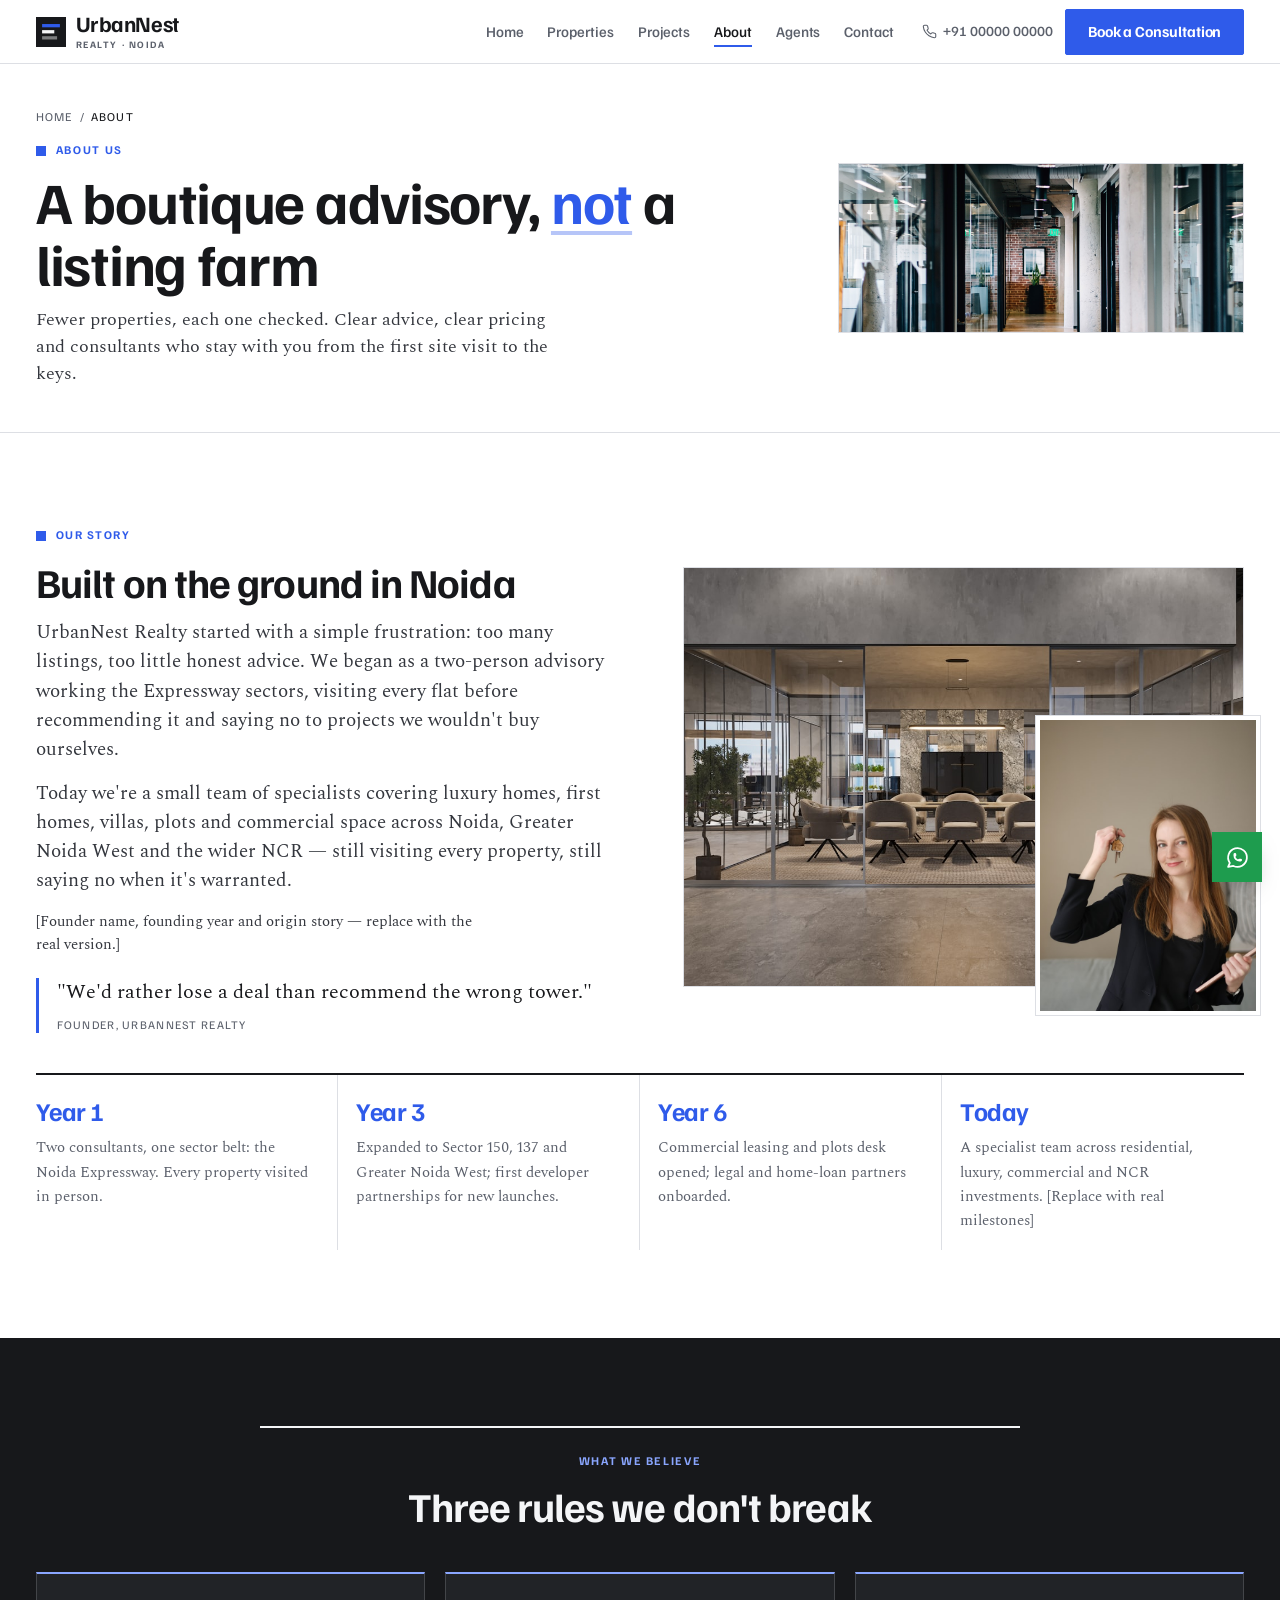
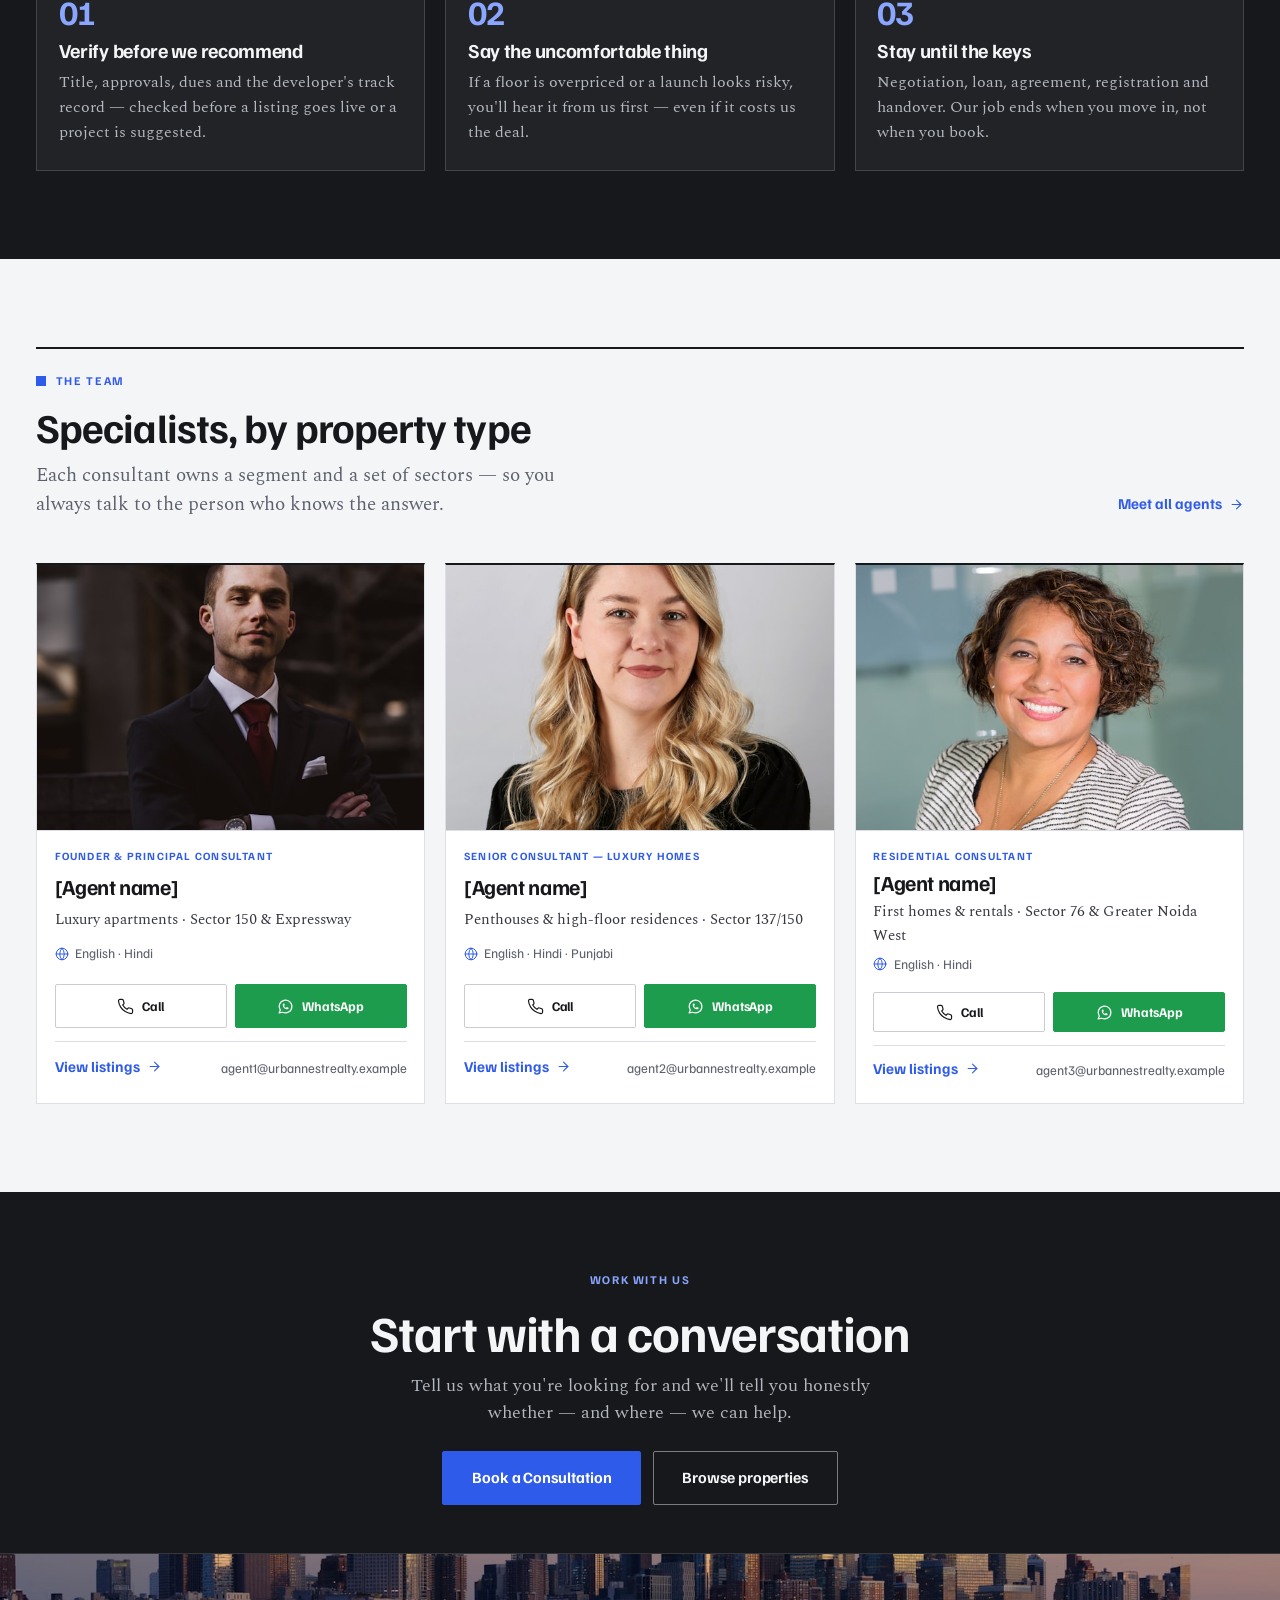
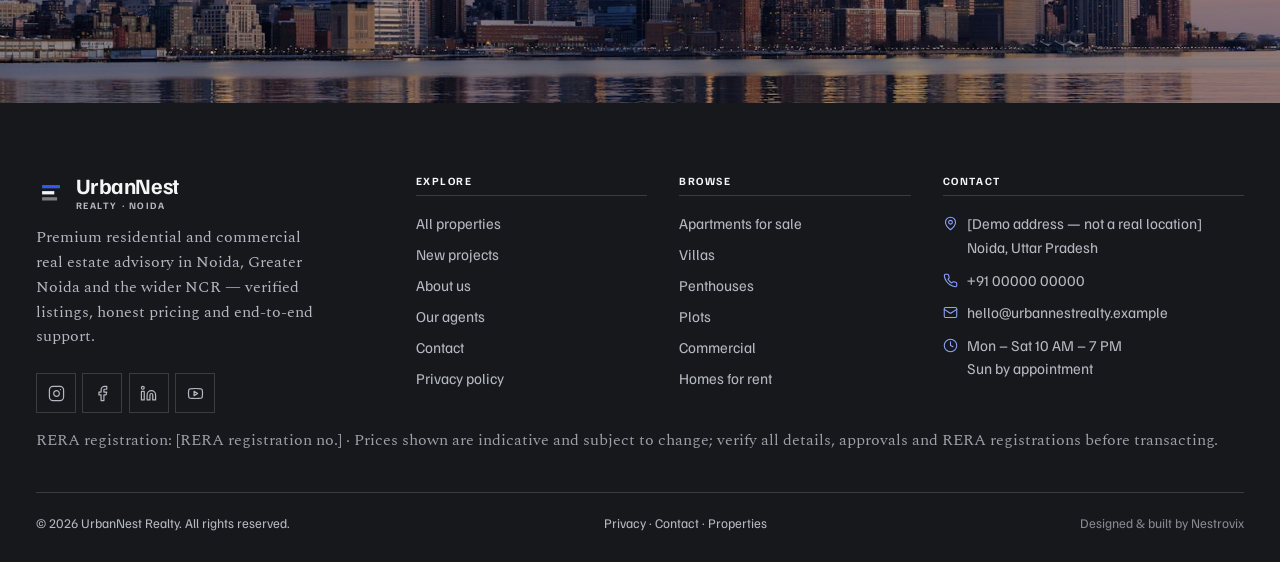
<file: about.html>
<!DOCTYPE html>
<html lang="en">
<head>
<meta charset="UTF-8">
<meta name="viewport" content="width=device-width, initial-scale=1">
<title>About UrbanNest Realty — Premium Real Estate Advisory in Noida</title>
<meta name="description" content="The story, values and team behind UrbanNest Realty — a boutique real estate advisory in Noida focused on verified listings, honest pricing and end-to-end support.">
<link rel="canonical" href="https://urbannest.vercel.app/about.html">
<meta property="og:type" content="website"><meta property="og:site_name" content="UrbanNest Realty">
<meta property="og:title" content="About UrbanNest Realty — Premium Real Estate Advisory in Noida"><meta property="og:description" content="The story, values and team behind UrbanNest Realty — a boutique real estate advisory in Noida focused on verified listings, honest pricing and end-to-end support.">
<meta property="og:image" content="https://urbannest.vercel.app/assets/og-image.png"><meta property="og:url" content="https://urbannest.vercel.app/about.html">
<meta name="twitter:card" content="summary_large_image">
<meta name="theme-color" content="#17181B">
<link rel="icon" href="assets/favicon.svg" type="image/svg+xml">
<link rel="preload" href="assets/fonts/familjen-grotesk-latin-700-normal.woff2" as="font" type="font/woff2" crossorigin>
<link rel="preload" href="assets/fonts/spectral-latin-400-normal.woff2" as="font" type="font/woff2" crossorigin>
<link rel="stylesheet" href="css/style.css">
<script>document.documentElement.classList.add("js")</script>

</head>
<body><a class="skip-link" href="#main">Skip to content</a>
<svg width="0" height="0" style="position:absolute" aria-hidden="true"><defs>
<symbol id="i-phone" viewBox="0 0 24 24"><path d="M22 16.92v3a2 2 0 0 1-2.18 2 19.8 19.8 0 0 1-8.63-3.07 19.5 19.5 0 0 1-6-6A19.8 19.8 0 0 1 2.12 4.18 2 2 0 0 1 4.11 2h3a2 2 0 0 1 2 1.72c.13.96.36 1.9.7 2.81a2 2 0 0 1-.45 2.11L8.09 9.91a16 16 0 0 0 6 6l1.27-1.27a2 2 0 0 1 2.11-.45c.91.34 1.85.57 2.81.7A2 2 0 0 1 22 16.92z"/></symbol>
<symbol id="i-pin" viewBox="0 0 24 24"><path d="M20 10c0 6-8 12-8 12s-8-6-8-12a8 8 0 0 1 16 0z"/><circle cx="12" cy="10" r="3"/></symbol>
<symbol id="i-clock" viewBox="0 0 24 24"><circle cx="12" cy="12" r="10"/><path d="M12 6v6l4 2"/></symbol>
<symbol id="i-mail" viewBox="0 0 24 24"><rect width="20" height="16" x="2" y="4" rx="2"/><path d="m22 7-8.97 5.7a1.94 1.94 0 0 1-2.06 0L2 7"/></symbol>
<symbol id="i-arrow" viewBox="0 0 24 24"><path d="M5 12h14"/><path d="m12 5 7 7-7 7"/></symbol>
<symbol id="i-search" viewBox="0 0 24 24"><circle cx="11" cy="11" r="8"/><path d="m21 21-4.3-4.3"/></symbol>
<symbol id="i-x" viewBox="0 0 24 24"><path d="M18 6 6 18"/><path d="m6 6 12 12"/></symbol>
<symbol id="i-left" viewBox="0 0 24 24"><path d="m15 18-6-6 6-6"/></symbol>
<symbol id="i-right" viewBox="0 0 24 24"><path d="m9 18 6-6-6-6"/></symbol>
<symbol id="i-check" viewBox="0 0 24 24"><path d="M20 6 9 17l-5-5"/></symbol>
<symbol id="i-whatsapp" viewBox="0 0 24 24"><path d="M3 21l1.65-3.8a9 9 0 1 1 3.4 2.9L3 21" fill="none"/><path d="M9 10a.5.5 0 0 0 1 0V9a.5.5 0 0 0-1 0v1a5 5 0 0 0 5 5h1a.5.5 0 0 0 0-1h-1a.5.5 0 0 0 0 1"/></symbol>
<symbol id="i-instagram" viewBox="0 0 24 24"><rect width="20" height="20" x="2" y="2" rx="5"/><path d="M16 11.37A4 4 0 1 1 12.63 8 4 4 0 0 1 16 11.37z"/><path d="M17.5 6.5h.01"/></symbol>
<symbol id="i-facebook" viewBox="0 0 24 24"><path d="M18 2h-3a5 5 0 0 0-5 5v3H7v4h3v8h4v-8h3l1-4h-4V7a1 1 0 0 1 1-1h3z"/></symbol>
<symbol id="i-linkedin" viewBox="0 0 24 24"><path d="M16 8a6 6 0 0 1 6 6v7h-4v-7a2 2 0 0 0-2-2 2 2 0 0 0-2 2v7h-4v-7a6 6 0 0 1 6-6z"/><rect width="4" height="12" x="2" y="9"/><circle cx="4" cy="4" r="2"/></symbol>
<symbol id="i-youtube" viewBox="0 0 24 24"><path d="M2.5 17a24.12 24.12 0 0 1 0-10 2 2 0 0 1 1.4-1.4 49.56 49.56 0 0 1 16.2 0A2 2 0 0 1 21.5 7a24.12 24.12 0 0 1 0 10 2 2 0 0 1-1.4 1.4 49.55 49.55 0 0 1-16.2 0A2 2 0 0 1 2.5 17"/><path d="m10 15 5-3-5-3z"/></symbol>
<symbol id="i-bed" viewBox="0 0 24 24"><path d="M2 20v-8a2 2 0 0 1 2-2h16a2 2 0 0 1 2 2v8"/><path d="M4 10V6a2 2 0 0 1 2-2h12a2 2 0 0 1 2 2v4"/><path d="M12 4v6"/><path d="M2 18h20"/></symbol>
<symbol id="i-bath" viewBox="0 0 24 24"><path d="M9 6 6.5 3.5a1.5 1.5 0 0 0-1-.5C4.683 3 4 3.683 4 4.5V17a2 2 0 0 0 2 2h12a2 2 0 0 0 2-2v-5"/><path d="m10 5-2 2"/><path d="M2 12h20"/><path d="M7 19v2"/><path d="M17 19v2"/></symbol>
<symbol id="i-area" viewBox="0 0 24 24"><path d="M8 3H5a2 2 0 0 0-2 2v3"/><path d="M21 8V5a2 2 0 0 0-2-2h-3"/><path d="M3 16v3a2 2 0 0 0 2 2h3"/><path d="M16 21h3a2 2 0 0 0 2-2v-3"/><path d="M8 12h8"/></symbol>
<symbol id="i-home" viewBox="0 0 24 24"><path d="m3 9 9-7 9 7v11a2 2 0 0 1-2 2H5a2 2 0 0 1-2-2z"/><path d="M9 22V12h6v10"/></symbol>
<symbol id="i-building" viewBox="0 0 24 24"><rect width="16" height="20" x="4" y="2" rx="2"/><path d="M9 22v-4h6v4"/><path d="M8 6h.01M16 6h.01M12 6h.01M12 10h.01M12 14h.01M16 10h.01M16 14h.01M8 10h.01M8 14h.01"/></symbol>
<symbol id="i-key" viewBox="0 0 24 24"><circle cx="7.5" cy="15.5" r="5.5"/><path d="m21 2-9.6 9.6"/><path d="m15.5 7.5 3 3L22 7l-3-3"/></symbol>
<symbol id="i-shield" viewBox="0 0 24 24"><path d="M20 13c0 5-3.5 7.5-7.66 8.95a1 1 0 0 1-.67-.01C7.5 20.5 4 18 4 13V6a1 1 0 0 1 1-1c2 0 4.5-1.2 6.24-2.72a1.17 1.17 0 0 1 1.52 0C14.51 3.81 17 5 19 5a1 1 0 0 1 1 1z"/><path d="m9 12 2 2 4-4"/></symbol>
<symbol id="i-star" viewBox="0 0 24 24"><path d="M12 2l3.09 6.26L22 9.27l-5 4.87 1.18 6.88L12 17.77l-6.18 3.25L7 14.14 2 9.27l6.91-1.01L12 2z"/></symbol>
<symbol id="i-sliders" viewBox="0 0 24 24"><path d="M4 21v-7"/><path d="M4 10V3"/><path d="M12 21v-9"/><path d="M12 8V3"/><path d="M20 21v-5"/><path d="M20 12V3"/><path d="M2 14h4"/><path d="M10 8h4"/><path d="M18 16h4"/></symbol>
<symbol id="i-download" viewBox="0 0 24 24"><path d="M21 15v4a2 2 0 0 1-2 2H5a2 2 0 0 1-2-2v-4"/><path d="m7 10 5 5 5-5"/><path d="M12 15V3"/></symbol>
<symbol id="i-map" viewBox="0 0 24 24"><path d="M14.106 5.553a2 2 0 0 0 1.788 0l3.659-1.83A1 1 0 0 1 21 4.619v12.764a1 1 0 0 1-.553.894l-4.553 2.277a2 2 0 0 1-1.788 0l-4.212-2.106a2 2 0 0 0-1.788 0l-3.659 1.83A1 1 0 0 1 3 19.381V6.618a1 1 0 0 1 .553-.894l4.553-2.277a2 2 0 0 1 1.788 0z"/><path d="M15 5.764v15"/><path d="M9 3.236v15"/></symbol>
<symbol id="i-trend" viewBox="0 0 24 24"><path d="m22 7-8.5 8.5-5-5L2 17"/><path d="M16 7h6v6"/></symbol>
<symbol id="i-award" viewBox="0 0 24 24"><circle cx="12" cy="8" r="6"/><path d="M15.477 12.89 17 22l-5-3-5 3 1.523-9.11"/></symbol>
<symbol id="i-file" viewBox="0 0 24 24"><path d="M15 2H6a2 2 0 0 0-2 2v16a2 2 0 0 0 2 2h12a2 2 0 0 0 2-2V7Z"/><path d="M14 2v4a2 2 0 0 0 2 2h4"/><path d="M10 9H8"/><path d="M16 13H8"/><path d="M16 17H8"/></symbol>
<symbol id="i-globe" viewBox="0 0 24 24"><circle cx="12" cy="12" r="10"/><path d="M12 2a14.5 14.5 0 0 0 0 20 14.5 14.5 0 0 0 0-20"/><path d="M2 12h20"/></symbol>
<symbol id="i-sofa" viewBox="0 0 24 24"><path d="M20 9V6a2 2 0 0 0-2-2H6a2 2 0 0 0-2 2v3"/><path d="M2 16a2 2 0 0 0 2 2h16a2 2 0 0 0 2-2v-5a2 2 0 0 0-4 0v1.5a.5.5 0 0 1-.5.5h-11a.5.5 0 0 1-.5-.5V11a2 2 0 0 0-4 0z"/><path d="M4 18v2"/><path d="M20 18v2"/></symbol>
<symbol id="i-calendar" viewBox="0 0 24 24"><path d="M8 2v4"/><path d="M16 2v4"/><rect width="18" height="18" x="3" y="4" rx="2"/><path d="M3 10h18"/></symbol>
<symbol id="i-users" viewBox="0 0 24 24"><path d="M16 21v-2a4 4 0 0 0-4-4H6a4 4 0 0 0-4 4v2"/><circle cx="9" cy="7" r="4"/><path d="M22 21v-2a4 4 0 0 0-3-3.87"/><path d="M16 3.13a4 4 0 0 1 0 7.75"/></symbol>
<symbol id="i-rupee" viewBox="0 0 24 24"><path d="M6 3h12"/><path d="M6 8h12"/><path d="m6 13 8.5 8"/><path d="M6 13h3"/><path d="M9 13c6.667 0 6.667-10 0-10"/></symbol>
<symbol id="i-image" viewBox="0 0 24 24"><rect width="18" height="18" x="3" y="3" rx="2"/><circle cx="9" cy="9" r="2"/><path d="m21 15-3.086-3.086a2 2 0 0 0-2.828 0L6 21"/></symbol>
<symbol id="i-handshake" viewBox="0 0 24 24"><path d="m11 17 2 2a1 1 0 1 0 3-3"/><path d="m14 14 2.5 2.5a1 1 0 1 0 3-3l-3.88-3.88a3 3 0 0 0-4.24 0l-.88.88a1 1 0 1 1-3-3l2.81-2.81a5.79 5.79 0 0 1 7.06-.87l.47.28a2 2 0 0 0 1.42.25L21 4"/><path d="m21 3 1 11h-2"/><path d="M3 3 2 14l6.5 6.5a1 1 0 1 0 3-3"/><path d="M3 4h8"/></symbol>
<symbol id="i-percent" viewBox="0 0 24 24"><path d="M19 5 5 19"/><circle cx="6.5" cy="6.5" r="2.5"/><circle cx="17.5" cy="17.5" r="2.5"/></symbol>
<symbol id="i-eye" viewBox="0 0 24 24"><path d="M2 12s3-7 10-7 10 7 10 7-3 7-10 7-10-7-10-7Z"/><circle cx="12" cy="12" r="3"/></symbol>
<symbol id="i-compass" viewBox="0 0 24 24"><circle cx="12" cy="12" r="10"/><path d="m16.24 7.76-2.12 6.36-6.36 2.12 2.12-6.36z"/></symbol>
</defs></svg>
<header class="site-header" id="top">
  <div class="container--wide">
    <a class="brand" href="index.html" aria-label="UrbanNest Realty — home"><svg class="brand__mark" viewBox="0 0 64 64" aria-hidden="true"><rect width="64" height="64" fill="#17181B"/><rect x="13" y="15" width="38" height="7" fill="#2F5BEA"/><rect x="13" y="28" width="26" height="7" fill="#F4F5F7"/><rect x="13" y="41" width="32" height="7" fill="#F4F5F7" opacity=".45"/></svg><span>UrbanNest<small>Realty · Noida</small></span></a>
    <nav class="nav" aria-label="Primary">
      <ul class="nav__links"><li><a href="index.html">Home</a></li><li><a href="properties.html">Properties</a></li><li><a href="projects.html">Projects</a></li><li><a href="about.html">About</a></li><li><a href="agents.html">Agents</a></li><li><a href="contact.html">Contact</a></li></ul>
      <div class="nav__cta">
        <a class="nav__phone" data-href="tel" href="#"><svg class="ic"><use href="#i-phone"/></svg><span data-bind="phoneDisplay">+91 98XXX XXXXX</span></a>
        <a class="btn btn--primary" href="contact.html#consult">Book a Consultation</a>
        <button class="nav__toggle" aria-expanded="false" aria-controls="mobile-nav" aria-label="Open menu"><span></span></button>
      </div>
    </nav>
  </div>
</header>
<div class="mobile-nav" id="mobile-nav">
  <nav class="mobile-nav__links" aria-label="Mobile"><a href="index.html">Home</a><a href="properties.html">Properties</a><a href="projects.html">Projects</a><a href="about.html">About</a><a href="agents.html">Agents</a><a href="contact.html">Contact</a></nav>
  <a class="btn btn--primary btn--lg" href="contact.html#consult">Book a Consultation</a>
  <div class="mobile-nav__meta">
    <a data-href="tel" href="#"><svg class="ic"><use href="#i-phone"/></svg> <span data-bind="phoneDisplay">+91 98XXX XXXXX</span></a>
    <a data-href="whatsapp" href="#" target="_blank" rel="noopener"><svg class="ic"><use href="#i-whatsapp"/></svg> Chat on WhatsApp</a>
    <a data-href="mail" href="#"><svg class="ic"><use href="#i-mail"/></svg> <span data-bind="email">hello@urbannestrealty.example</span></a>
  </div>
</div>
<main id="main"><section class="page-hero">
  <div class="container page-hero__content">
    <nav class="crumbs" aria-label="Breadcrumb"><a href="index.html">Home</a><span>/</span><span aria-current="page">About</span></nav>
    <span class="eyebrow">About us</span>
    <h1>A boutique advisory, <em>not</em> a listing farm</h1>
    <p class="lead">Fewer properties, each one checked. Clear advice, clear pricing and consultants who stay with you from the first site visit to the keys.</p>
  <div class="hero__media"><img src="assets/images/hero-about.jpg" alt="A long office corridor with glass partition walls, concrete columns and exposed ceiling ducts" width="1600" height="667" fetchpriority="high"></div>
  </div>
</section>
<section class="section section--white">
  <div class="container">
    <div class="split">
      <div class="split__body reveal"><span class="eyebrow">Our story</span><h2>Built on the ground in Noida</h2>
        <p>UrbanNest Realty started with a simple frustration: too many listings, too little honest advice. We began as a two-person advisory working the Expressway sectors, visiting every flat before recommending it and saying no to projects we wouldn't buy ourselves.</p>
        <p>Today we're a small team of specialists covering luxury homes, first homes, villas, plots and commercial space across Noida, Greater Noida West and the wider NCR — still visiting every property, still saying no when it's warranted.</p>
        <p class="muted" style="font-size:.92rem">[Founder name, founding year and origin story — replace with the real version.]</p>
        <blockquote class="quote">"We'd rather lose a deal than recommend the wrong tower."<cite>Founder, UrbanNest Realty</cite></blockquote></div>
      <div class="split__media reveal d1"><div class="frame"><img src="assets/images/about-office.jpg" alt="A glass-walled meeting room with a long table and stacking chairs, seen from the office floor" loading="lazy" width="1000" height="750"></div><div class="frame frame--tall"><img src="assets/images/about-site-visit.jpg" alt="A consultant in a dark suit holding a set of keys and a clipboard during a site visit" loading="lazy" width="600" height="800"></div></div>
    </div>
    <div class="timeline reveal">
      <div><b>Year 1</b><p>Two consultants, one sector belt: the Noida Expressway. Every property visited in person.</p></div>
      <div><b>Year 3</b><p>Expanded to Sector 150, 137 and Greater Noida West; first developer partnerships for new launches.</p></div>
      <div><b>Year 6</b><p>Commercial leasing and plots desk opened; legal and home-loan partners onboarded.</p></div>
      <div><b>Today</b><p>A specialist team across residential, luxury, commercial and NCR investments. <span class="muted">[Replace with real milestones]</span></p></div>
    </div>
  </div>
</section>
<section class="section section--dark">
  <div class="container">
    <div class="section-head center reveal"><span class="eyebrow">What we believe</span><h2>Three rules we don't break</h2></div>
    <div class="values-grid">
      <div class="value reveal"><div class="num">01</div><h3>Verify before we recommend</h3><p>Title, approvals, dues and the developer's track record — checked before a listing goes live or a project is suggested.</p></div>
      <div class="value reveal d1"><div class="num">02</div><h3>Say the uncomfortable thing</h3><p>If a floor is overpriced or a launch looks risky, you'll hear it from us first — even if it costs us the deal.</p></div>
      <div class="value reveal d2"><div class="num">03</div><h3>Stay until the keys</h3><p>Negotiation, loan, agreement, registration and handover. Our job ends when you move in, not when you book.</p></div>
    </div>
  </div>
</section>
<section class="section section--off">
  <div class="container">
    <div class="section-head split reveal"><div><span class="eyebrow">The team</span><h2>Specialists, by property type</h2><p>Each consultant owns a segment and a set of sectors — so you always talk to the person who knows the answer.</p></div><a class="link-arrow" href="agents.html">Meet all agents <svg class="ic"><use href="#i-arrow"/></svg></a></div>
    <div class="agent-grid" data-home-agents></div>
  </div>
</section>
<section class="cta-band cta-band--center"><img src="assets/images/cta-consult.jpg" alt="A dense city skyline seen across open water in clear daylight" loading="lazy" width="1600" height="667"><div class="container"><span class="eyebrow">Work with us</span><h2>Start with a conversation</h2><p class="lead">Tell us what you're looking for and we'll tell you honestly whether — and where — we can help.</p><div class="hero__actions"><a class="btn btn--primary btn--lg" href="contact.html#consult">Book a Consultation</a><a class="btn btn--outline-light btn--lg" href="properties.html">Browse properties</a></div></div></section>
</main>
<!-- 12. FOOTER -->
<footer class="site-footer">
  <div class="container">
    <div class="footer-grid">
      <div>
        <a class="brand" href="index.html"><svg class="brand__mark" viewBox="0 0 64 64" aria-hidden="true"><rect width="64" height="64" fill="#17181B"/><rect x="13" y="15" width="38" height="7" fill="#2F5BEA"/><rect x="13" y="28" width="26" height="7" fill="#F4F5F7"/><rect x="13" y="41" width="32" height="7" fill="#F4F5F7" opacity=".45"/></svg><span>UrbanNest<small>Realty · Noida</small></span></a>
        <p>Premium residential and commercial real estate advisory in Noida, Greater Noida and the wider NCR — verified listings, honest pricing and end-to-end support.</p>
        <div class="socials mt-3">
          <a data-href="instagram" href="#" target="_blank" rel="noopener" aria-label="Instagram"><svg class="ic"><use href="#i-instagram"/></svg></a>
          <a data-href="facebook" href="#" target="_blank" rel="noopener" aria-label="Facebook"><svg class="ic"><use href="#i-facebook"/></svg></a>
          <a data-href="linkedin" href="#" target="_blank" rel="noopener" aria-label="LinkedIn"><svg class="ic"><use href="#i-linkedin"/></svg></a>
          <a data-href="youtube" href="#" target="_blank" rel="noopener" aria-label="YouTube"><svg class="ic"><use href="#i-youtube"/></svg></a>
        </div>
      </div>
      <div><h4>Explore</h4><div class="footer-links"><a href="properties.html">All properties</a><a href="projects.html">New projects</a><a href="about.html">About us</a><a href="agents.html">Our agents</a><a href="contact.html">Contact</a><a href="privacy.html">Privacy policy</a></div></div>
      <div><h4>Browse</h4><div class="footer-links"><a href="properties.html?type=apartment">Apartments for sale</a><a href="properties.html?type=villa">Villas</a><a href="properties.html?type=penthouse">Penthouses</a><a href="properties.html?type=plot">Plots</a><a href="properties.html?type=commercial">Commercial</a><a href="properties.html?purpose=rent">Homes for rent</a></div></div>
      <div><h4>Contact</h4><div class="footer-contact">
        <span><svg class="ic"><use href="#i-pin"/></svg><span><span data-bind="addressLine1">[Address]</span><br><span data-bind="addressLine2">Noida, Uttar Pradesh</span></span></span>
        <a data-href="tel" href="#"><svg class="ic"><use href="#i-phone"/></svg><span data-bind="phoneDisplay">+91 98XXX XXXXX</span></a>
        <a data-href="mail" href="#"><svg class="ic"><use href="#i-mail"/></svg><span data-bind="email">hello@urbannestrealty.example</span></a>
        <span><svg class="ic"><use href="#i-clock"/></svg><span>Mon – Sat 10 AM – 7 PM<br>Sun by appointment</span></span>
      </div></div>
    </div>
    <p class="footer-legal">RERA registration: <span data-bind="rera">[RERA registration no.]</span> · Prices shown are indicative and subject to change; verify all details, approvals and RERA registrations before transacting.</p>
    <div class="footer-bottom">
      <span>© <span data-year>2026</span> UrbanNest Realty. All rights reserved.</span>
      <span><a href="privacy.html">Privacy</a> · <a href="contact.html">Contact</a> · <a href="properties.html">Properties</a></span>
      <span class="made">Designed &amp; built by Nestrovix</span>
    </div>
  </div>
</footer>
<a class="whatsapp-float" data-href="whatsapp" href="#" target="_blank" rel="noopener" aria-label="Chat with us on WhatsApp"><svg class="ic"><use href="#i-whatsapp"/></svg></a>
<script src="js/config.js"></script>
<script src="js/properties-data.js"></script>
<script src="js/projects-data.js"></script>
<script src="js/agents-data.js"></script>
<script src="js/main.js"></script></body></html>
</file>
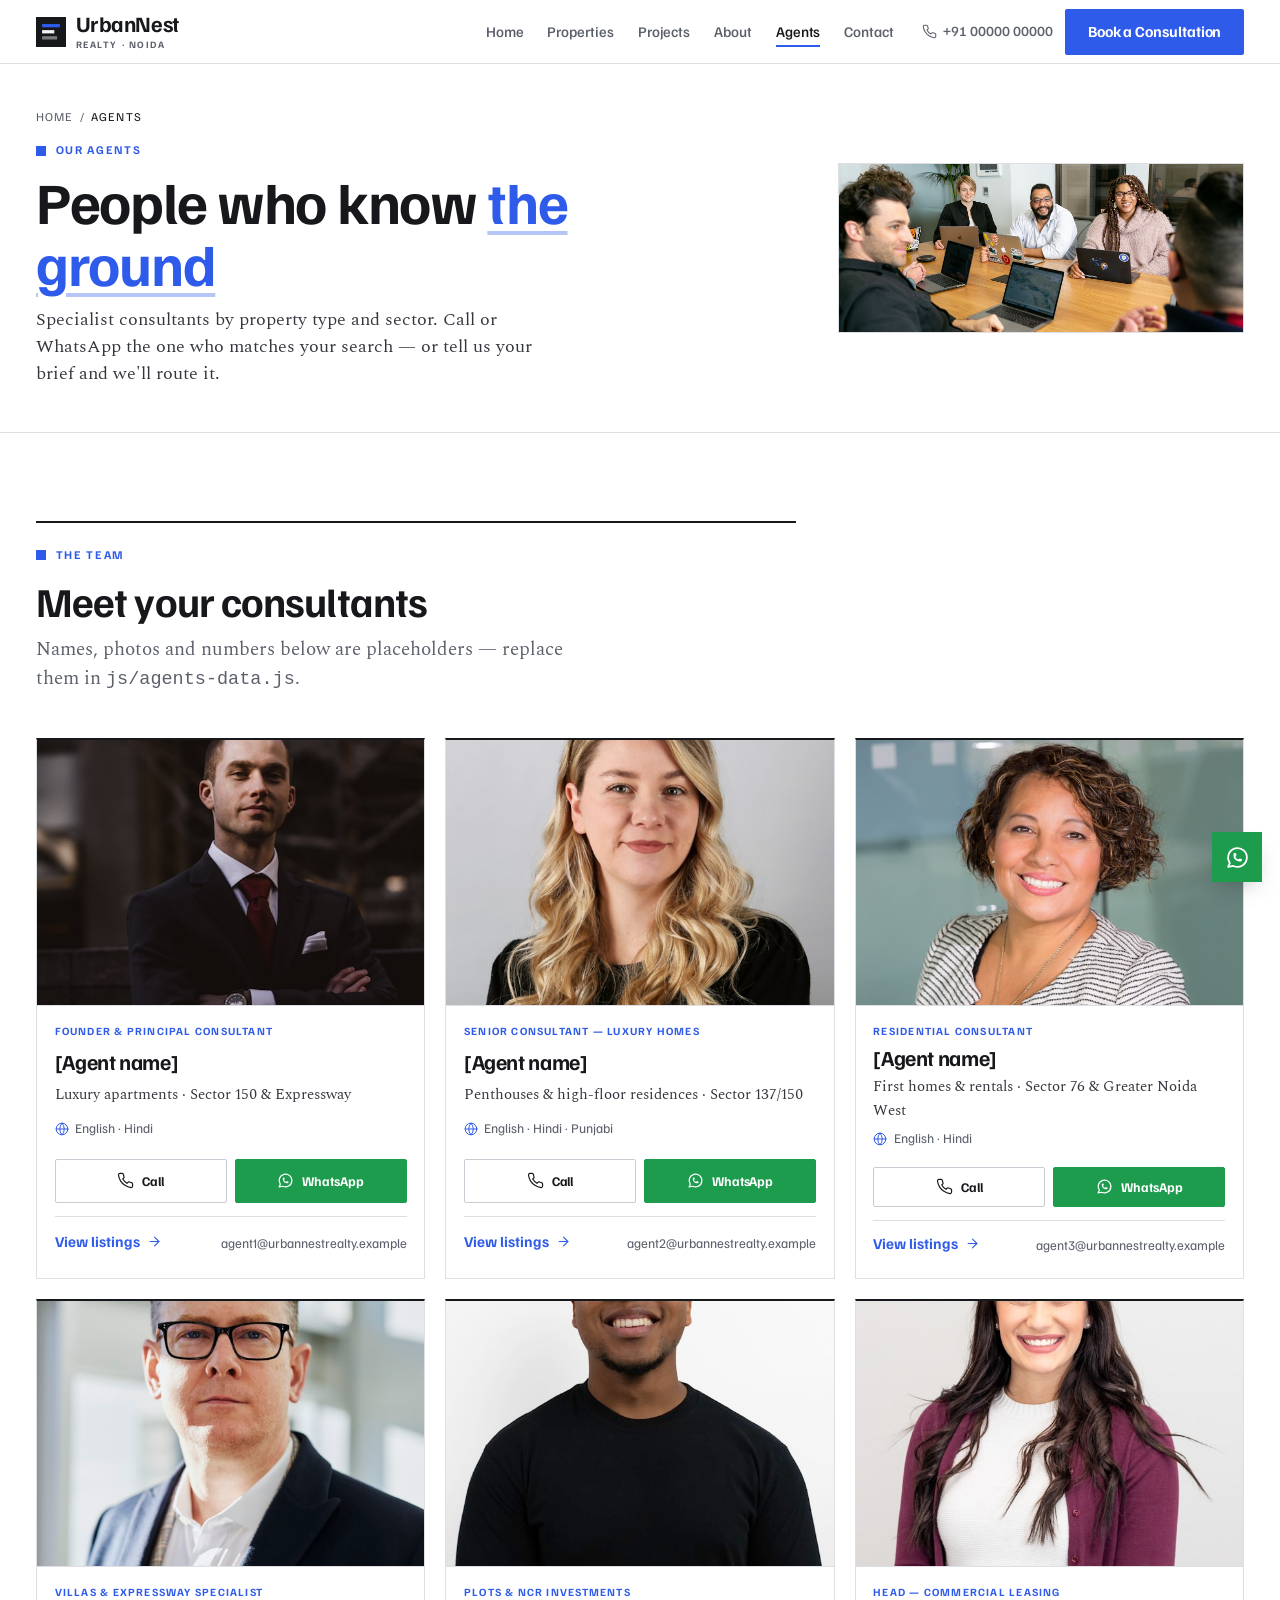
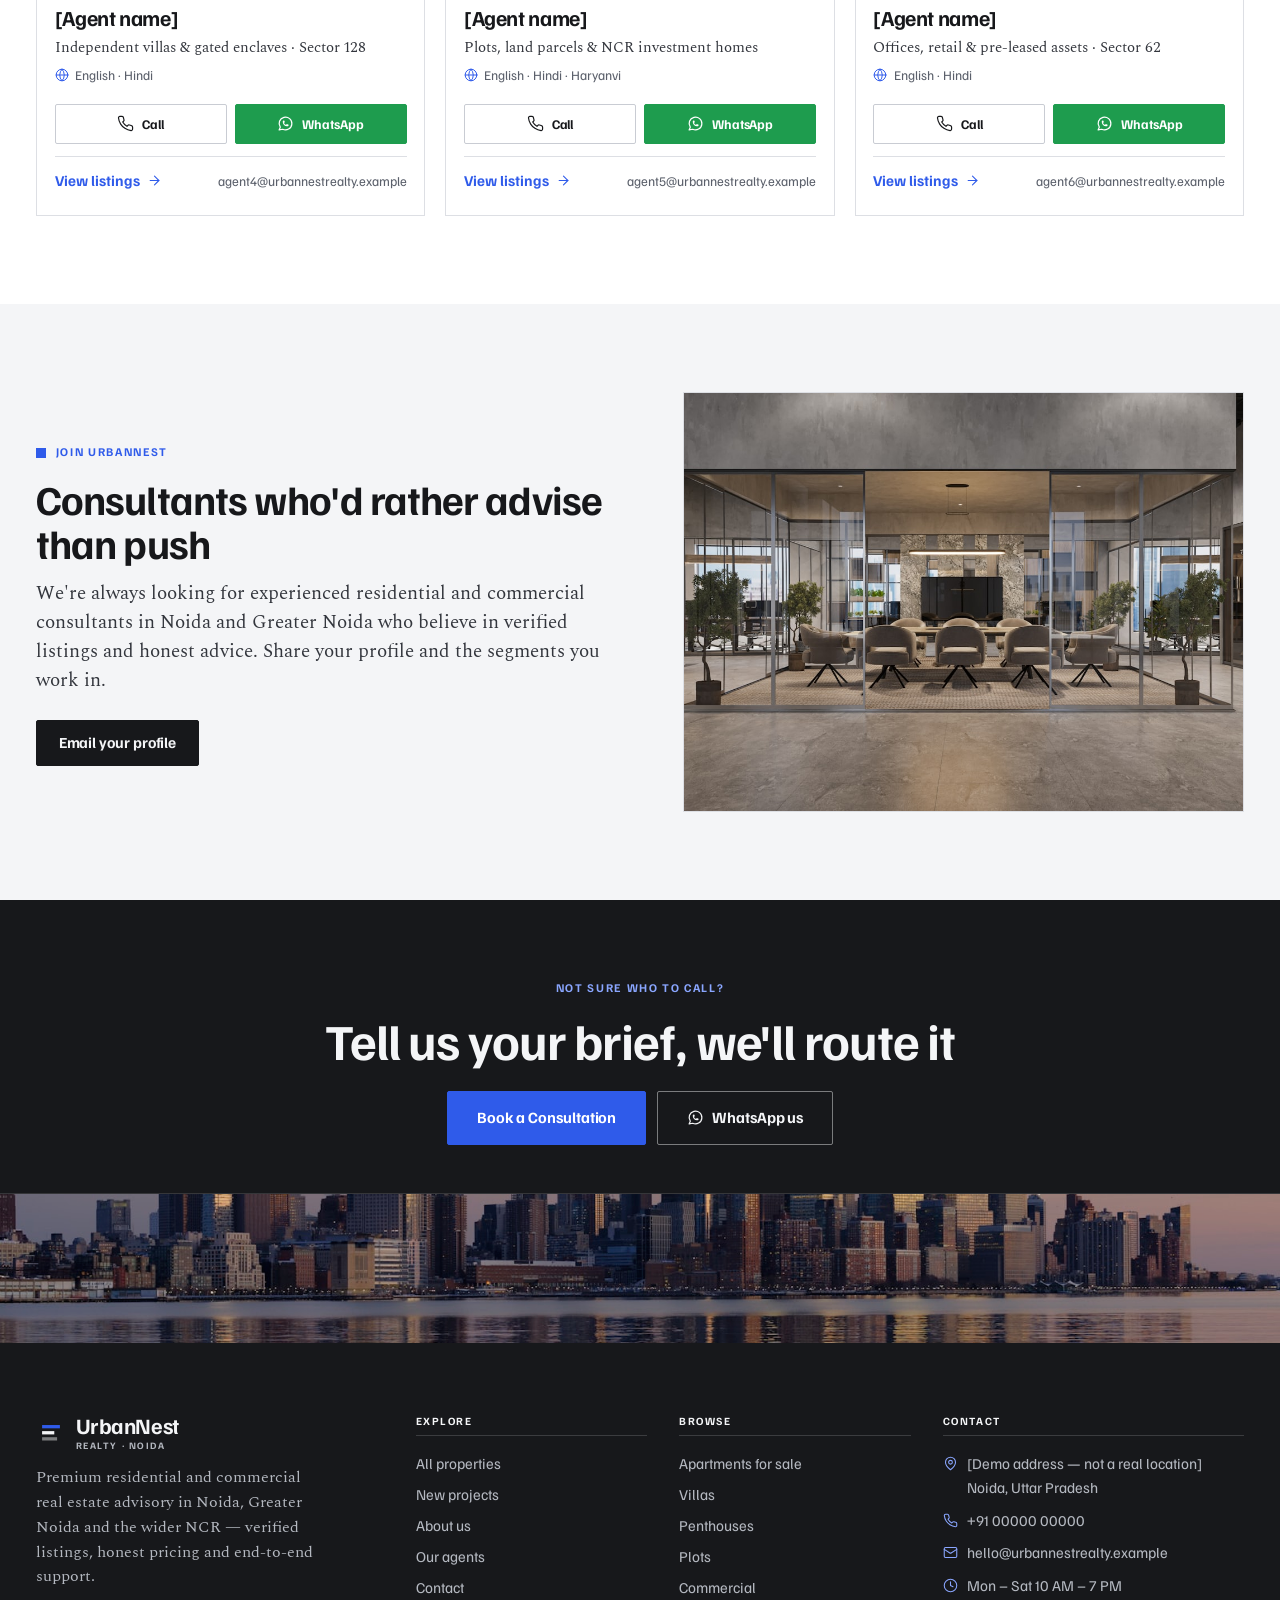
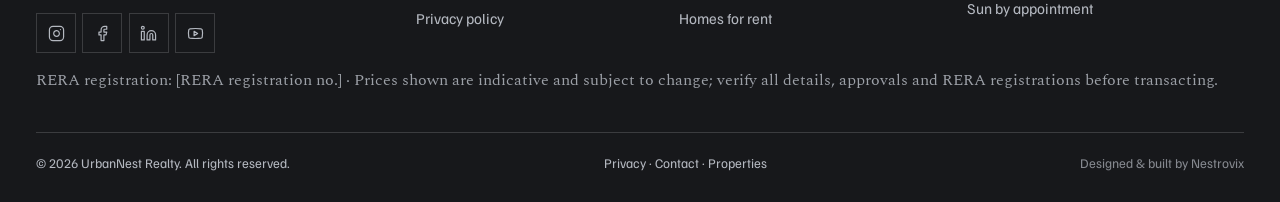
<file: agents.html>
<!DOCTYPE html>
<html lang="en">
<head>
<meta charset="UTF-8">
<meta name="viewport" content="width=device-width, initial-scale=1">
<title>Our Agents — Real Estate Consultants in Noida | UrbanNest Realty</title>
<meta name="description" content="Meet UrbanNest Realty's consultants — specialists in luxury apartments, first homes, villas, plots and commercial space across Noida & NCR. Call or WhatsApp the right agent for your search.">
<link rel="canonical" href="https://urbannest.vercel.app/agents.html">
<meta property="og:type" content="website"><meta property="og:site_name" content="UrbanNest Realty">
<meta property="og:title" content="Our Agents — Real Estate Consultants in Noida | UrbanNest Realty"><meta property="og:description" content="Meet UrbanNest Realty's consultants — specialists in luxury apartments, first homes, villas, plots and commercial space across Noida & NCR. Call or WhatsApp the right agent for your search.">
<meta property="og:image" content="https://urbannest.vercel.app/assets/og-image.png"><meta property="og:url" content="https://urbannest.vercel.app/agents.html">
<meta name="twitter:card" content="summary_large_image">
<meta name="theme-color" content="#17181B">
<link rel="icon" href="assets/favicon.svg" type="image/svg+xml">
<link rel="preload" href="assets/fonts/familjen-grotesk-latin-700-normal.woff2" as="font" type="font/woff2" crossorigin>
<link rel="preload" href="assets/fonts/spectral-latin-400-normal.woff2" as="font" type="font/woff2" crossorigin>
<link rel="stylesheet" href="css/style.css">
<script>document.documentElement.classList.add("js")</script>

</head>
<body><a class="skip-link" href="#main">Skip to content</a>
<svg width="0" height="0" style="position:absolute" aria-hidden="true"><defs>
<symbol id="i-phone" viewBox="0 0 24 24"><path d="M22 16.92v3a2 2 0 0 1-2.18 2 19.8 19.8 0 0 1-8.63-3.07 19.5 19.5 0 0 1-6-6A19.8 19.8 0 0 1 2.12 4.18 2 2 0 0 1 4.11 2h3a2 2 0 0 1 2 1.72c.13.96.36 1.9.7 2.81a2 2 0 0 1-.45 2.11L8.09 9.91a16 16 0 0 0 6 6l1.27-1.27a2 2 0 0 1 2.11-.45c.91.34 1.85.57 2.81.7A2 2 0 0 1 22 16.92z"/></symbol>
<symbol id="i-pin" viewBox="0 0 24 24"><path d="M20 10c0 6-8 12-8 12s-8-6-8-12a8 8 0 0 1 16 0z"/><circle cx="12" cy="10" r="3"/></symbol>
<symbol id="i-clock" viewBox="0 0 24 24"><circle cx="12" cy="12" r="10"/><path d="M12 6v6l4 2"/></symbol>
<symbol id="i-mail" viewBox="0 0 24 24"><rect width="20" height="16" x="2" y="4" rx="2"/><path d="m22 7-8.97 5.7a1.94 1.94 0 0 1-2.06 0L2 7"/></symbol>
<symbol id="i-arrow" viewBox="0 0 24 24"><path d="M5 12h14"/><path d="m12 5 7 7-7 7"/></symbol>
<symbol id="i-search" viewBox="0 0 24 24"><circle cx="11" cy="11" r="8"/><path d="m21 21-4.3-4.3"/></symbol>
<symbol id="i-x" viewBox="0 0 24 24"><path d="M18 6 6 18"/><path d="m6 6 12 12"/></symbol>
<symbol id="i-left" viewBox="0 0 24 24"><path d="m15 18-6-6 6-6"/></symbol>
<symbol id="i-right" viewBox="0 0 24 24"><path d="m9 18 6-6-6-6"/></symbol>
<symbol id="i-check" viewBox="0 0 24 24"><path d="M20 6 9 17l-5-5"/></symbol>
<symbol id="i-whatsapp" viewBox="0 0 24 24"><path d="M3 21l1.65-3.8a9 9 0 1 1 3.4 2.9L3 21" fill="none"/><path d="M9 10a.5.5 0 0 0 1 0V9a.5.5 0 0 0-1 0v1a5 5 0 0 0 5 5h1a.5.5 0 0 0 0-1h-1a.5.5 0 0 0 0 1"/></symbol>
<symbol id="i-instagram" viewBox="0 0 24 24"><rect width="20" height="20" x="2" y="2" rx="5"/><path d="M16 11.37A4 4 0 1 1 12.63 8 4 4 0 0 1 16 11.37z"/><path d="M17.5 6.5h.01"/></symbol>
<symbol id="i-facebook" viewBox="0 0 24 24"><path d="M18 2h-3a5 5 0 0 0-5 5v3H7v4h3v8h4v-8h3l1-4h-4V7a1 1 0 0 1 1-1h3z"/></symbol>
<symbol id="i-linkedin" viewBox="0 0 24 24"><path d="M16 8a6 6 0 0 1 6 6v7h-4v-7a2 2 0 0 0-2-2 2 2 0 0 0-2 2v7h-4v-7a6 6 0 0 1 6-6z"/><rect width="4" height="12" x="2" y="9"/><circle cx="4" cy="4" r="2"/></symbol>
<symbol id="i-youtube" viewBox="0 0 24 24"><path d="M2.5 17a24.12 24.12 0 0 1 0-10 2 2 0 0 1 1.4-1.4 49.56 49.56 0 0 1 16.2 0A2 2 0 0 1 21.5 7a24.12 24.12 0 0 1 0 10 2 2 0 0 1-1.4 1.4 49.55 49.55 0 0 1-16.2 0A2 2 0 0 1 2.5 17"/><path d="m10 15 5-3-5-3z"/></symbol>
<symbol id="i-bed" viewBox="0 0 24 24"><path d="M2 20v-8a2 2 0 0 1 2-2h16a2 2 0 0 1 2 2v8"/><path d="M4 10V6a2 2 0 0 1 2-2h12a2 2 0 0 1 2 2v4"/><path d="M12 4v6"/><path d="M2 18h20"/></symbol>
<symbol id="i-bath" viewBox="0 0 24 24"><path d="M9 6 6.5 3.5a1.5 1.5 0 0 0-1-.5C4.683 3 4 3.683 4 4.5V17a2 2 0 0 0 2 2h12a2 2 0 0 0 2-2v-5"/><path d="m10 5-2 2"/><path d="M2 12h20"/><path d="M7 19v2"/><path d="M17 19v2"/></symbol>
<symbol id="i-area" viewBox="0 0 24 24"><path d="M8 3H5a2 2 0 0 0-2 2v3"/><path d="M21 8V5a2 2 0 0 0-2-2h-3"/><path d="M3 16v3a2 2 0 0 0 2 2h3"/><path d="M16 21h3a2 2 0 0 0 2-2v-3"/><path d="M8 12h8"/></symbol>
<symbol id="i-home" viewBox="0 0 24 24"><path d="m3 9 9-7 9 7v11a2 2 0 0 1-2 2H5a2 2 0 0 1-2-2z"/><path d="M9 22V12h6v10"/></symbol>
<symbol id="i-building" viewBox="0 0 24 24"><rect width="16" height="20" x="4" y="2" rx="2"/><path d="M9 22v-4h6v4"/><path d="M8 6h.01M16 6h.01M12 6h.01M12 10h.01M12 14h.01M16 10h.01M16 14h.01M8 10h.01M8 14h.01"/></symbol>
<symbol id="i-key" viewBox="0 0 24 24"><circle cx="7.5" cy="15.5" r="5.5"/><path d="m21 2-9.6 9.6"/><path d="m15.5 7.5 3 3L22 7l-3-3"/></symbol>
<symbol id="i-shield" viewBox="0 0 24 24"><path d="M20 13c0 5-3.5 7.5-7.66 8.95a1 1 0 0 1-.67-.01C7.5 20.5 4 18 4 13V6a1 1 0 0 1 1-1c2 0 4.5-1.2 6.24-2.72a1.17 1.17 0 0 1 1.52 0C14.51 3.81 17 5 19 5a1 1 0 0 1 1 1z"/><path d="m9 12 2 2 4-4"/></symbol>
<symbol id="i-star" viewBox="0 0 24 24"><path d="M12 2l3.09 6.26L22 9.27l-5 4.87 1.18 6.88L12 17.77l-6.18 3.25L7 14.14 2 9.27l6.91-1.01L12 2z"/></symbol>
<symbol id="i-sliders" viewBox="0 0 24 24"><path d="M4 21v-7"/><path d="M4 10V3"/><path d="M12 21v-9"/><path d="M12 8V3"/><path d="M20 21v-5"/><path d="M20 12V3"/><path d="M2 14h4"/><path d="M10 8h4"/><path d="M18 16h4"/></symbol>
<symbol id="i-download" viewBox="0 0 24 24"><path d="M21 15v4a2 2 0 0 1-2 2H5a2 2 0 0 1-2-2v-4"/><path d="m7 10 5 5 5-5"/><path d="M12 15V3"/></symbol>
<symbol id="i-map" viewBox="0 0 24 24"><path d="M14.106 5.553a2 2 0 0 0 1.788 0l3.659-1.83A1 1 0 0 1 21 4.619v12.764a1 1 0 0 1-.553.894l-4.553 2.277a2 2 0 0 1-1.788 0l-4.212-2.106a2 2 0 0 0-1.788 0l-3.659 1.83A1 1 0 0 1 3 19.381V6.618a1 1 0 0 1 .553-.894l4.553-2.277a2 2 0 0 1 1.788 0z"/><path d="M15 5.764v15"/><path d="M9 3.236v15"/></symbol>
<symbol id="i-trend" viewBox="0 0 24 24"><path d="m22 7-8.5 8.5-5-5L2 17"/><path d="M16 7h6v6"/></symbol>
<symbol id="i-award" viewBox="0 0 24 24"><circle cx="12" cy="8" r="6"/><path d="M15.477 12.89 17 22l-5-3-5 3 1.523-9.11"/></symbol>
<symbol id="i-file" viewBox="0 0 24 24"><path d="M15 2H6a2 2 0 0 0-2 2v16a2 2 0 0 0 2 2h12a2 2 0 0 0 2-2V7Z"/><path d="M14 2v4a2 2 0 0 0 2 2h4"/><path d="M10 9H8"/><path d="M16 13H8"/><path d="M16 17H8"/></symbol>
<symbol id="i-globe" viewBox="0 0 24 24"><circle cx="12" cy="12" r="10"/><path d="M12 2a14.5 14.5 0 0 0 0 20 14.5 14.5 0 0 0 0-20"/><path d="M2 12h20"/></symbol>
<symbol id="i-sofa" viewBox="0 0 24 24"><path d="M20 9V6a2 2 0 0 0-2-2H6a2 2 0 0 0-2 2v3"/><path d="M2 16a2 2 0 0 0 2 2h16a2 2 0 0 0 2-2v-5a2 2 0 0 0-4 0v1.5a.5.5 0 0 1-.5.5h-11a.5.5 0 0 1-.5-.5V11a2 2 0 0 0-4 0z"/><path d="M4 18v2"/><path d="M20 18v2"/></symbol>
<symbol id="i-calendar" viewBox="0 0 24 24"><path d="M8 2v4"/><path d="M16 2v4"/><rect width="18" height="18" x="3" y="4" rx="2"/><path d="M3 10h18"/></symbol>
<symbol id="i-users" viewBox="0 0 24 24"><path d="M16 21v-2a4 4 0 0 0-4-4H6a4 4 0 0 0-4 4v2"/><circle cx="9" cy="7" r="4"/><path d="M22 21v-2a4 4 0 0 0-3-3.87"/><path d="M16 3.13a4 4 0 0 1 0 7.75"/></symbol>
<symbol id="i-rupee" viewBox="0 0 24 24"><path d="M6 3h12"/><path d="M6 8h12"/><path d="m6 13 8.5 8"/><path d="M6 13h3"/><path d="M9 13c6.667 0 6.667-10 0-10"/></symbol>
<symbol id="i-image" viewBox="0 0 24 24"><rect width="18" height="18" x="3" y="3" rx="2"/><circle cx="9" cy="9" r="2"/><path d="m21 15-3.086-3.086a2 2 0 0 0-2.828 0L6 21"/></symbol>
<symbol id="i-handshake" viewBox="0 0 24 24"><path d="m11 17 2 2a1 1 0 1 0 3-3"/><path d="m14 14 2.5 2.5a1 1 0 1 0 3-3l-3.88-3.88a3 3 0 0 0-4.24 0l-.88.88a1 1 0 1 1-3-3l2.81-2.81a5.79 5.79 0 0 1 7.06-.87l.47.28a2 2 0 0 0 1.42.25L21 4"/><path d="m21 3 1 11h-2"/><path d="M3 3 2 14l6.5 6.5a1 1 0 1 0 3-3"/><path d="M3 4h8"/></symbol>
<symbol id="i-percent" viewBox="0 0 24 24"><path d="M19 5 5 19"/><circle cx="6.5" cy="6.5" r="2.5"/><circle cx="17.5" cy="17.5" r="2.5"/></symbol>
<symbol id="i-eye" viewBox="0 0 24 24"><path d="M2 12s3-7 10-7 10 7 10 7-3 7-10 7-10-7-10-7Z"/><circle cx="12" cy="12" r="3"/></symbol>
<symbol id="i-compass" viewBox="0 0 24 24"><circle cx="12" cy="12" r="10"/><path d="m16.24 7.76-2.12 6.36-6.36 2.12 2.12-6.36z"/></symbol>
</defs></svg>
<header class="site-header" id="top">
  <div class="container--wide">
    <a class="brand" href="index.html" aria-label="UrbanNest Realty — home"><svg class="brand__mark" viewBox="0 0 64 64" aria-hidden="true"><rect width="64" height="64" fill="#17181B"/><rect x="13" y="15" width="38" height="7" fill="#2F5BEA"/><rect x="13" y="28" width="26" height="7" fill="#F4F5F7"/><rect x="13" y="41" width="32" height="7" fill="#F4F5F7" opacity=".45"/></svg><span>UrbanNest<small>Realty · Noida</small></span></a>
    <nav class="nav" aria-label="Primary">
      <ul class="nav__links"><li><a href="index.html">Home</a></li><li><a href="properties.html">Properties</a></li><li><a href="projects.html">Projects</a></li><li><a href="about.html">About</a></li><li><a href="agents.html">Agents</a></li><li><a href="contact.html">Contact</a></li></ul>
      <div class="nav__cta">
        <a class="nav__phone" data-href="tel" href="#"><svg class="ic"><use href="#i-phone"/></svg><span data-bind="phoneDisplay">+91 98XXX XXXXX</span></a>
        <a class="btn btn--primary" href="contact.html#consult">Book a Consultation</a>
        <button class="nav__toggle" aria-expanded="false" aria-controls="mobile-nav" aria-label="Open menu"><span></span></button>
      </div>
    </nav>
  </div>
</header>
<div class="mobile-nav" id="mobile-nav">
  <nav class="mobile-nav__links" aria-label="Mobile"><a href="index.html">Home</a><a href="properties.html">Properties</a><a href="projects.html">Projects</a><a href="about.html">About</a><a href="agents.html">Agents</a><a href="contact.html">Contact</a></nav>
  <a class="btn btn--primary btn--lg" href="contact.html#consult">Book a Consultation</a>
  <div class="mobile-nav__meta">
    <a data-href="tel" href="#"><svg class="ic"><use href="#i-phone"/></svg> <span data-bind="phoneDisplay">+91 98XXX XXXXX</span></a>
    <a data-href="whatsapp" href="#" target="_blank" rel="noopener"><svg class="ic"><use href="#i-whatsapp"/></svg> Chat on WhatsApp</a>
    <a data-href="mail" href="#"><svg class="ic"><use href="#i-mail"/></svg> <span data-bind="email">hello@urbannestrealty.example</span></a>
  </div>
</div>
<main id="main"><section class="page-hero">
  <div class="container page-hero__content">
    <nav class="crumbs" aria-label="Breadcrumb"><a href="index.html">Home</a><span>/</span><span aria-current="page">Agents</span></nav>
    <span class="eyebrow">Our agents</span>
    <h1>People who know <em>the ground</em></h1>
    <p class="lead">Specialist consultants by property type and sector. Call or WhatsApp the one who matches your search — or tell us your brief and we'll route it.</p>
  <div class="hero__media"><img src="assets/images/hero-agents.jpg" alt="Four colleagues with open laptops around a meeting table, listening to a fifth person speaking" width="1600" height="667" fetchpriority="high"></div>
  </div>
</section>
<section class="section section--white">
  <div class="container">
    <div class="section-head reveal"><span class="eyebrow">The team</span><h2>Meet your consultants</h2><p>Names, photos and numbers below are placeholders — replace them in <code>js/agents-data.js</code>.</p></div>
    <div class="agent-grid" data-all-agents></div>
  </div>
</section>
<section class="section section--off">
  <div class="container">
    <div class="split">
      <div class="split__body reveal"><span class="eyebrow">Join UrbanNest</span><h2>Consultants who'd rather advise than push</h2><p>We're always looking for experienced residential and commercial consultants in Noida and Greater Noida who believe in verified listings and honest advice. Share your profile and the segments you work in.</p><a class="btn btn--dark" data-href="mail" href="#">Email your profile</a></div>
      <div class="split__media reveal d1"><div class="frame"><img src="assets/images/about-office.jpg" alt="A glass-walled meeting room with a long table and stacking chairs, seen from the office floor" loading="lazy" width="1000" height="750"></div></div>
    </div>
  </div>
</section>
<section class="cta-band cta-band--center"><img src="assets/images/cta-consult.jpg" alt="A dense city skyline seen across open water in clear daylight" loading="lazy" width="1600" height="667"><div class="container"><span class="eyebrow">Not sure who to call?</span><h2>Tell us your brief, we'll route it</h2><div class="hero__actions"><a class="btn btn--primary btn--lg" href="contact.html#consult">Book a Consultation</a><a class="btn btn--outline-light btn--lg" data-href="whatsapp" href="#" target="_blank" rel="noopener"><svg class="ic"><use href="#i-whatsapp"/></svg> WhatsApp us</a></div></div></section>
</main>
<!-- 12. FOOTER -->
<footer class="site-footer">
  <div class="container">
    <div class="footer-grid">
      <div>
        <a class="brand" href="index.html"><svg class="brand__mark" viewBox="0 0 64 64" aria-hidden="true"><rect width="64" height="64" fill="#17181B"/><rect x="13" y="15" width="38" height="7" fill="#2F5BEA"/><rect x="13" y="28" width="26" height="7" fill="#F4F5F7"/><rect x="13" y="41" width="32" height="7" fill="#F4F5F7" opacity=".45"/></svg><span>UrbanNest<small>Realty · Noida</small></span></a>
        <p>Premium residential and commercial real estate advisory in Noida, Greater Noida and the wider NCR — verified listings, honest pricing and end-to-end support.</p>
        <div class="socials mt-3">
          <a data-href="instagram" href="#" target="_blank" rel="noopener" aria-label="Instagram"><svg class="ic"><use href="#i-instagram"/></svg></a>
          <a data-href="facebook" href="#" target="_blank" rel="noopener" aria-label="Facebook"><svg class="ic"><use href="#i-facebook"/></svg></a>
          <a data-href="linkedin" href="#" target="_blank" rel="noopener" aria-label="LinkedIn"><svg class="ic"><use href="#i-linkedin"/></svg></a>
          <a data-href="youtube" href="#" target="_blank" rel="noopener" aria-label="YouTube"><svg class="ic"><use href="#i-youtube"/></svg></a>
        </div>
      </div>
      <div><h4>Explore</h4><div class="footer-links"><a href="properties.html">All properties</a><a href="projects.html">New projects</a><a href="about.html">About us</a><a href="agents.html">Our agents</a><a href="contact.html">Contact</a><a href="privacy.html">Privacy policy</a></div></div>
      <div><h4>Browse</h4><div class="footer-links"><a href="properties.html?type=apartment">Apartments for sale</a><a href="properties.html?type=villa">Villas</a><a href="properties.html?type=penthouse">Penthouses</a><a href="properties.html?type=plot">Plots</a><a href="properties.html?type=commercial">Commercial</a><a href="properties.html?purpose=rent">Homes for rent</a></div></div>
      <div><h4>Contact</h4><div class="footer-contact">
        <span><svg class="ic"><use href="#i-pin"/></svg><span><span data-bind="addressLine1">[Address]</span><br><span data-bind="addressLine2">Noida, Uttar Pradesh</span></span></span>
        <a data-href="tel" href="#"><svg class="ic"><use href="#i-phone"/></svg><span data-bind="phoneDisplay">+91 98XXX XXXXX</span></a>
        <a data-href="mail" href="#"><svg class="ic"><use href="#i-mail"/></svg><span data-bind="email">hello@urbannestrealty.example</span></a>
        <span><svg class="ic"><use href="#i-clock"/></svg><span>Mon – Sat 10 AM – 7 PM<br>Sun by appointment</span></span>
      </div></div>
    </div>
    <p class="footer-legal">RERA registration: <span data-bind="rera">[RERA registration no.]</span> · Prices shown are indicative and subject to change; verify all details, approvals and RERA registrations before transacting.</p>
    <div class="footer-bottom">
      <span>© <span data-year>2026</span> UrbanNest Realty. All rights reserved.</span>
      <span><a href="privacy.html">Privacy</a> · <a href="contact.html">Contact</a> · <a href="properties.html">Properties</a></span>
      <span class="made">Designed &amp; built by Nestrovix</span>
    </div>
  </div>
</footer>
<a class="whatsapp-float" data-href="whatsapp" href="#" target="_blank" rel="noopener" aria-label="Chat with us on WhatsApp"><svg class="ic"><use href="#i-whatsapp"/></svg></a>
<script src="js/config.js"></script>
<script src="js/properties-data.js"></script>
<script src="js/projects-data.js"></script>
<script src="js/agents-data.js"></script>
<script src="js/main.js"></script></body></html>
</file>
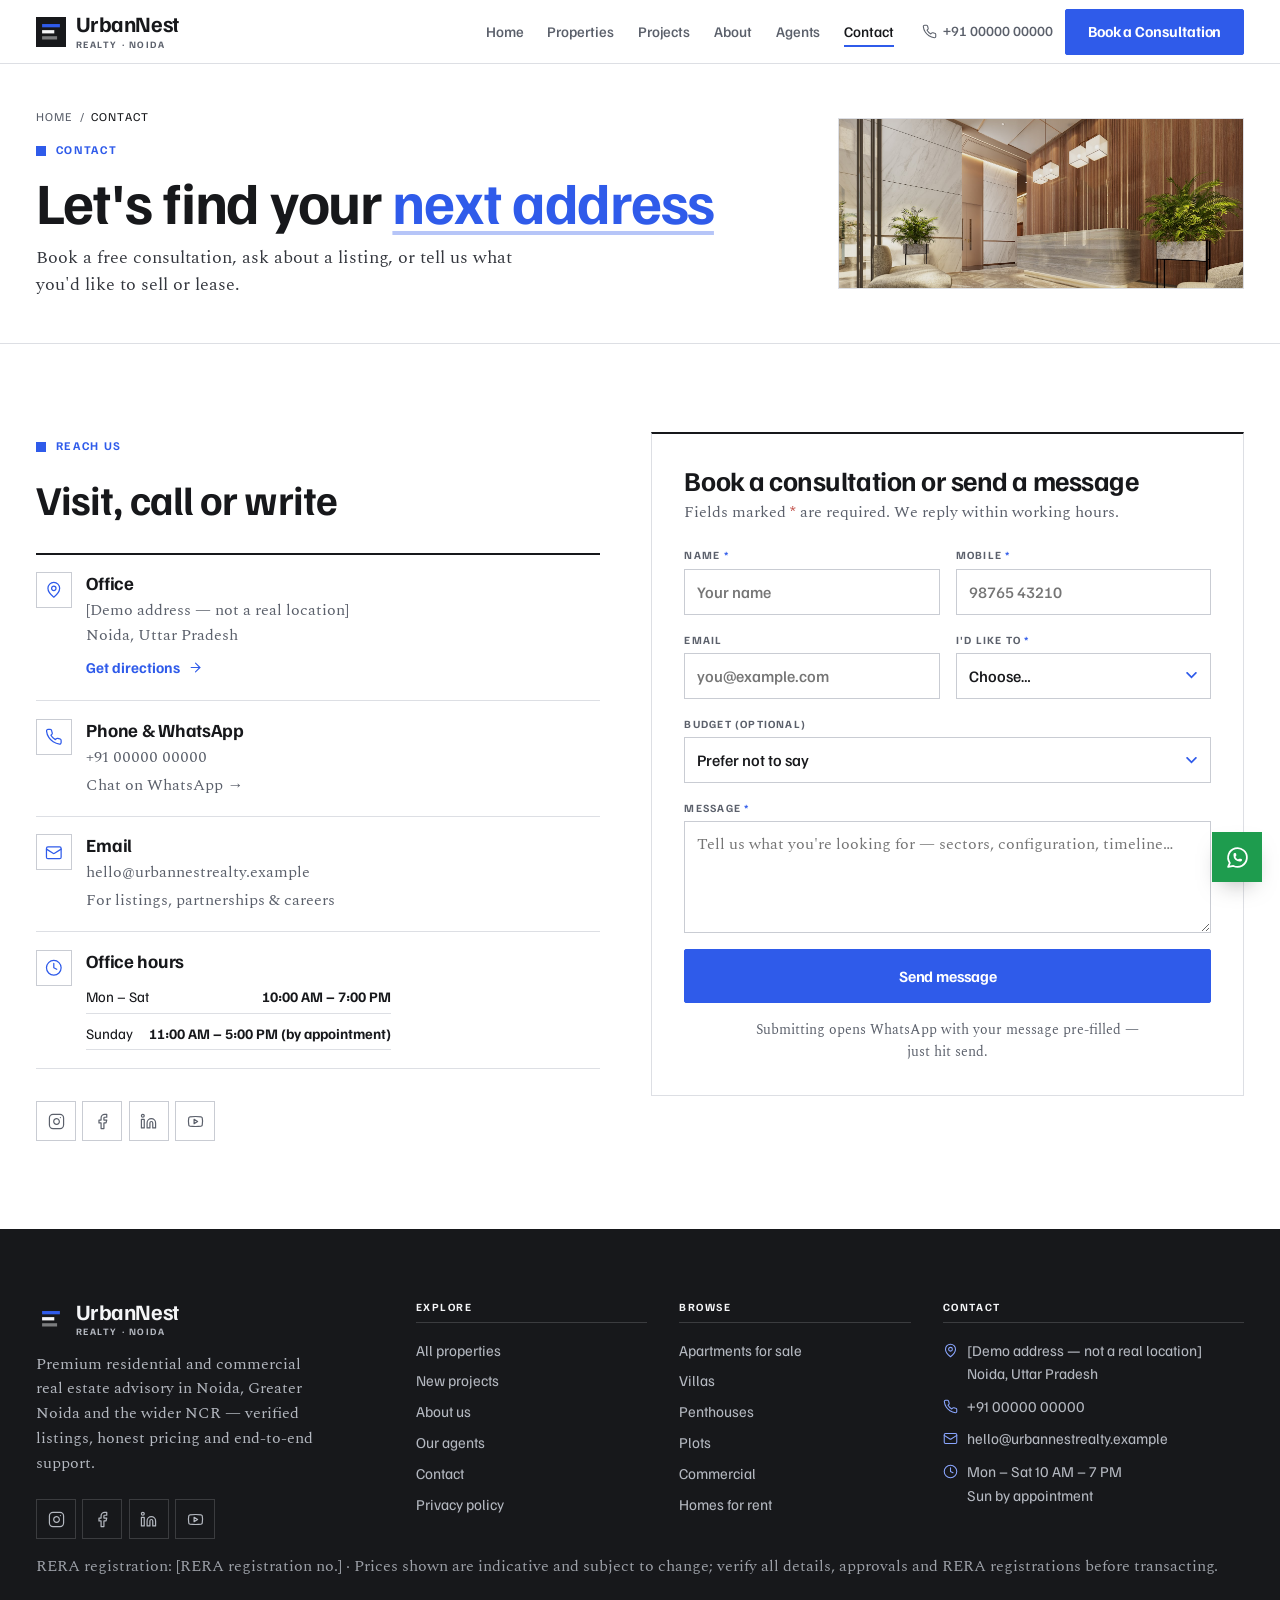
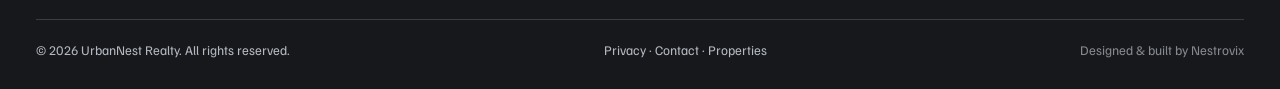
<file: contact.html>
<!DOCTYPE html>
<html lang="en">
<head>
<meta charset="UTF-8">
<meta name="viewport" content="width=device-width, initial-scale=1">
<title>Contact UrbanNest Realty — Book a Consultation | Noida</title>
<meta name="description" content="Get in touch with UrbanNest Realty in Noida — book a free consultation, call, WhatsApp or send a message. Office address, hours and map.">
<link rel="canonical" href="https://urbannest.vercel.app/contact.html">
<meta property="og:type" content="website"><meta property="og:site_name" content="UrbanNest Realty">
<meta property="og:title" content="Contact UrbanNest Realty — Book a Consultation | Noida"><meta property="og:description" content="Get in touch with UrbanNest Realty in Noida — book a free consultation, call, WhatsApp or send a message. Office address, hours and map.">
<meta property="og:image" content="https://urbannest.vercel.app/assets/og-image.png"><meta property="og:url" content="https://urbannest.vercel.app/contact.html">
<meta name="twitter:card" content="summary_large_image">
<meta name="theme-color" content="#17181B">
<link rel="icon" href="assets/favicon.svg" type="image/svg+xml">
<link rel="preload" href="assets/fonts/familjen-grotesk-latin-700-normal.woff2" as="font" type="font/woff2" crossorigin>
<link rel="preload" href="assets/fonts/spectral-latin-400-normal.woff2" as="font" type="font/woff2" crossorigin>
<link rel="stylesheet" href="css/style.css">
<script>document.documentElement.classList.add("js")</script>
<script type="application/ld+json">
{"@context":"https://schema.org","@type":"RealEstateAgent","name":"UrbanNest Realty","image":"https://urbannest.vercel.app/assets/og-image.png","url":"https://urbannest.vercel.app/","telephone":"+91-98XXX-XXXXX","email":"hello@urbannestrealty.example","priceRange":"₹₹₹","areaServed":["Noida","Greater Noida","Gurgaon","Ghaziabad","Delhi NCR"],"address":{"@type":"PostalAddress","streetAddress":"[Replace with office address]","addressLocality":"Noida","addressRegion":"Uttar Pradesh","postalCode":"201309","addressCountry":"IN"},"openingHoursSpecification":[{"@type":"OpeningHoursSpecification","dayOfWeek":["Monday","Tuesday","Wednesday","Thursday","Friday","Saturday"],"opens":"10:00","closes":"19:00"},{"@type":"OpeningHoursSpecification","dayOfWeek":["Sunday"],"opens":"11:00","closes":"17:00"}],"sameAs":["https://example.com/","https://example.com/","https://example.com/"]}
</script>
</head>
<body><a class="skip-link" href="#main">Skip to content</a>
<svg width="0" height="0" style="position:absolute" aria-hidden="true"><defs>
<symbol id="i-phone" viewBox="0 0 24 24"><path d="M22 16.92v3a2 2 0 0 1-2.18 2 19.8 19.8 0 0 1-8.63-3.07 19.5 19.5 0 0 1-6-6A19.8 19.8 0 0 1 2.12 4.18 2 2 0 0 1 4.11 2h3a2 2 0 0 1 2 1.72c.13.96.36 1.9.7 2.81a2 2 0 0 1-.45 2.11L8.09 9.91a16 16 0 0 0 6 6l1.27-1.27a2 2 0 0 1 2.11-.45c.91.34 1.85.57 2.81.7A2 2 0 0 1 22 16.92z"/></symbol>
<symbol id="i-pin" viewBox="0 0 24 24"><path d="M20 10c0 6-8 12-8 12s-8-6-8-12a8 8 0 0 1 16 0z"/><circle cx="12" cy="10" r="3"/></symbol>
<symbol id="i-clock" viewBox="0 0 24 24"><circle cx="12" cy="12" r="10"/><path d="M12 6v6l4 2"/></symbol>
<symbol id="i-mail" viewBox="0 0 24 24"><rect width="20" height="16" x="2" y="4" rx="2"/><path d="m22 7-8.97 5.7a1.94 1.94 0 0 1-2.06 0L2 7"/></symbol>
<symbol id="i-arrow" viewBox="0 0 24 24"><path d="M5 12h14"/><path d="m12 5 7 7-7 7"/></symbol>
<symbol id="i-search" viewBox="0 0 24 24"><circle cx="11" cy="11" r="8"/><path d="m21 21-4.3-4.3"/></symbol>
<symbol id="i-x" viewBox="0 0 24 24"><path d="M18 6 6 18"/><path d="m6 6 12 12"/></symbol>
<symbol id="i-left" viewBox="0 0 24 24"><path d="m15 18-6-6 6-6"/></symbol>
<symbol id="i-right" viewBox="0 0 24 24"><path d="m9 18 6-6-6-6"/></symbol>
<symbol id="i-check" viewBox="0 0 24 24"><path d="M20 6 9 17l-5-5"/></symbol>
<symbol id="i-whatsapp" viewBox="0 0 24 24"><path d="M3 21l1.65-3.8a9 9 0 1 1 3.4 2.9L3 21" fill="none"/><path d="M9 10a.5.5 0 0 0 1 0V9a.5.5 0 0 0-1 0v1a5 5 0 0 0 5 5h1a.5.5 0 0 0 0-1h-1a.5.5 0 0 0 0 1"/></symbol>
<symbol id="i-instagram" viewBox="0 0 24 24"><rect width="20" height="20" x="2" y="2" rx="5"/><path d="M16 11.37A4 4 0 1 1 12.63 8 4 4 0 0 1 16 11.37z"/><path d="M17.5 6.5h.01"/></symbol>
<symbol id="i-facebook" viewBox="0 0 24 24"><path d="M18 2h-3a5 5 0 0 0-5 5v3H7v4h3v8h4v-8h3l1-4h-4V7a1 1 0 0 1 1-1h3z"/></symbol>
<symbol id="i-linkedin" viewBox="0 0 24 24"><path d="M16 8a6 6 0 0 1 6 6v7h-4v-7a2 2 0 0 0-2-2 2 2 0 0 0-2 2v7h-4v-7a6 6 0 0 1 6-6z"/><rect width="4" height="12" x="2" y="9"/><circle cx="4" cy="4" r="2"/></symbol>
<symbol id="i-youtube" viewBox="0 0 24 24"><path d="M2.5 17a24.12 24.12 0 0 1 0-10 2 2 0 0 1 1.4-1.4 49.56 49.56 0 0 1 16.2 0A2 2 0 0 1 21.5 7a24.12 24.12 0 0 1 0 10 2 2 0 0 1-1.4 1.4 49.55 49.55 0 0 1-16.2 0A2 2 0 0 1 2.5 17"/><path d="m10 15 5-3-5-3z"/></symbol>
<symbol id="i-bed" viewBox="0 0 24 24"><path d="M2 20v-8a2 2 0 0 1 2-2h16a2 2 0 0 1 2 2v8"/><path d="M4 10V6a2 2 0 0 1 2-2h12a2 2 0 0 1 2 2v4"/><path d="M12 4v6"/><path d="M2 18h20"/></symbol>
<symbol id="i-bath" viewBox="0 0 24 24"><path d="M9 6 6.5 3.5a1.5 1.5 0 0 0-1-.5C4.683 3 4 3.683 4 4.5V17a2 2 0 0 0 2 2h12a2 2 0 0 0 2-2v-5"/><path d="m10 5-2 2"/><path d="M2 12h20"/><path d="M7 19v2"/><path d="M17 19v2"/></symbol>
<symbol id="i-area" viewBox="0 0 24 24"><path d="M8 3H5a2 2 0 0 0-2 2v3"/><path d="M21 8V5a2 2 0 0 0-2-2h-3"/><path d="M3 16v3a2 2 0 0 0 2 2h3"/><path d="M16 21h3a2 2 0 0 0 2-2v-3"/><path d="M8 12h8"/></symbol>
<symbol id="i-home" viewBox="0 0 24 24"><path d="m3 9 9-7 9 7v11a2 2 0 0 1-2 2H5a2 2 0 0 1-2-2z"/><path d="M9 22V12h6v10"/></symbol>
<symbol id="i-building" viewBox="0 0 24 24"><rect width="16" height="20" x="4" y="2" rx="2"/><path d="M9 22v-4h6v4"/><path d="M8 6h.01M16 6h.01M12 6h.01M12 10h.01M12 14h.01M16 10h.01M16 14h.01M8 10h.01M8 14h.01"/></symbol>
<symbol id="i-key" viewBox="0 0 24 24"><circle cx="7.5" cy="15.5" r="5.5"/><path d="m21 2-9.6 9.6"/><path d="m15.5 7.5 3 3L22 7l-3-3"/></symbol>
<symbol id="i-shield" viewBox="0 0 24 24"><path d="M20 13c0 5-3.5 7.5-7.66 8.95a1 1 0 0 1-.67-.01C7.5 20.5 4 18 4 13V6a1 1 0 0 1 1-1c2 0 4.5-1.2 6.24-2.72a1.17 1.17 0 0 1 1.52 0C14.51 3.81 17 5 19 5a1 1 0 0 1 1 1z"/><path d="m9 12 2 2 4-4"/></symbol>
<symbol id="i-star" viewBox="0 0 24 24"><path d="M12 2l3.09 6.26L22 9.27l-5 4.87 1.18 6.88L12 17.77l-6.18 3.25L7 14.14 2 9.27l6.91-1.01L12 2z"/></symbol>
<symbol id="i-sliders" viewBox="0 0 24 24"><path d="M4 21v-7"/><path d="M4 10V3"/><path d="M12 21v-9"/><path d="M12 8V3"/><path d="M20 21v-5"/><path d="M20 12V3"/><path d="M2 14h4"/><path d="M10 8h4"/><path d="M18 16h4"/></symbol>
<symbol id="i-download" viewBox="0 0 24 24"><path d="M21 15v4a2 2 0 0 1-2 2H5a2 2 0 0 1-2-2v-4"/><path d="m7 10 5 5 5-5"/><path d="M12 15V3"/></symbol>
<symbol id="i-map" viewBox="0 0 24 24"><path d="M14.106 5.553a2 2 0 0 0 1.788 0l3.659-1.83A1 1 0 0 1 21 4.619v12.764a1 1 0 0 1-.553.894l-4.553 2.277a2 2 0 0 1-1.788 0l-4.212-2.106a2 2 0 0 0-1.788 0l-3.659 1.83A1 1 0 0 1 3 19.381V6.618a1 1 0 0 1 .553-.894l4.553-2.277a2 2 0 0 1 1.788 0z"/><path d="M15 5.764v15"/><path d="M9 3.236v15"/></symbol>
<symbol id="i-trend" viewBox="0 0 24 24"><path d="m22 7-8.5 8.5-5-5L2 17"/><path d="M16 7h6v6"/></symbol>
<symbol id="i-award" viewBox="0 0 24 24"><circle cx="12" cy="8" r="6"/><path d="M15.477 12.89 17 22l-5-3-5 3 1.523-9.11"/></symbol>
<symbol id="i-file" viewBox="0 0 24 24"><path d="M15 2H6a2 2 0 0 0-2 2v16a2 2 0 0 0 2 2h12a2 2 0 0 0 2-2V7Z"/><path d="M14 2v4a2 2 0 0 0 2 2h4"/><path d="M10 9H8"/><path d="M16 13H8"/><path d="M16 17H8"/></symbol>
<symbol id="i-globe" viewBox="0 0 24 24"><circle cx="12" cy="12" r="10"/><path d="M12 2a14.5 14.5 0 0 0 0 20 14.5 14.5 0 0 0 0-20"/><path d="M2 12h20"/></symbol>
<symbol id="i-sofa" viewBox="0 0 24 24"><path d="M20 9V6a2 2 0 0 0-2-2H6a2 2 0 0 0-2 2v3"/><path d="M2 16a2 2 0 0 0 2 2h16a2 2 0 0 0 2-2v-5a2 2 0 0 0-4 0v1.5a.5.5 0 0 1-.5.5h-11a.5.5 0 0 1-.5-.5V11a2 2 0 0 0-4 0z"/><path d="M4 18v2"/><path d="M20 18v2"/></symbol>
<symbol id="i-calendar" viewBox="0 0 24 24"><path d="M8 2v4"/><path d="M16 2v4"/><rect width="18" height="18" x="3" y="4" rx="2"/><path d="M3 10h18"/></symbol>
<symbol id="i-users" viewBox="0 0 24 24"><path d="M16 21v-2a4 4 0 0 0-4-4H6a4 4 0 0 0-4 4v2"/><circle cx="9" cy="7" r="4"/><path d="M22 21v-2a4 4 0 0 0-3-3.87"/><path d="M16 3.13a4 4 0 0 1 0 7.75"/></symbol>
<symbol id="i-rupee" viewBox="0 0 24 24"><path d="M6 3h12"/><path d="M6 8h12"/><path d="m6 13 8.5 8"/><path d="M6 13h3"/><path d="M9 13c6.667 0 6.667-10 0-10"/></symbol>
<symbol id="i-image" viewBox="0 0 24 24"><rect width="18" height="18" x="3" y="3" rx="2"/><circle cx="9" cy="9" r="2"/><path d="m21 15-3.086-3.086a2 2 0 0 0-2.828 0L6 21"/></symbol>
<symbol id="i-handshake" viewBox="0 0 24 24"><path d="m11 17 2 2a1 1 0 1 0 3-3"/><path d="m14 14 2.5 2.5a1 1 0 1 0 3-3l-3.88-3.88a3 3 0 0 0-4.24 0l-.88.88a1 1 0 1 1-3-3l2.81-2.81a5.79 5.79 0 0 1 7.06-.87l.47.28a2 2 0 0 0 1.42.25L21 4"/><path d="m21 3 1 11h-2"/><path d="M3 3 2 14l6.5 6.5a1 1 0 1 0 3-3"/><path d="M3 4h8"/></symbol>
<symbol id="i-percent" viewBox="0 0 24 24"><path d="M19 5 5 19"/><circle cx="6.5" cy="6.5" r="2.5"/><circle cx="17.5" cy="17.5" r="2.5"/></symbol>
<symbol id="i-eye" viewBox="0 0 24 24"><path d="M2 12s3-7 10-7 10 7 10 7-3 7-10 7-10-7-10-7Z"/><circle cx="12" cy="12" r="3"/></symbol>
<symbol id="i-compass" viewBox="0 0 24 24"><circle cx="12" cy="12" r="10"/><path d="m16.24 7.76-2.12 6.36-6.36 2.12 2.12-6.36z"/></symbol>
</defs></svg>
<header class="site-header" id="top">
  <div class="container--wide">
    <a class="brand" href="index.html" aria-label="UrbanNest Realty — home"><svg class="brand__mark" viewBox="0 0 64 64" aria-hidden="true"><rect width="64" height="64" fill="#17181B"/><rect x="13" y="15" width="38" height="7" fill="#2F5BEA"/><rect x="13" y="28" width="26" height="7" fill="#F4F5F7"/><rect x="13" y="41" width="32" height="7" fill="#F4F5F7" opacity=".45"/></svg><span>UrbanNest<small>Realty · Noida</small></span></a>
    <nav class="nav" aria-label="Primary">
      <ul class="nav__links"><li><a href="index.html">Home</a></li><li><a href="properties.html">Properties</a></li><li><a href="projects.html">Projects</a></li><li><a href="about.html">About</a></li><li><a href="agents.html">Agents</a></li><li><a href="contact.html">Contact</a></li></ul>
      <div class="nav__cta">
        <a class="nav__phone" data-href="tel" href="#"><svg class="ic"><use href="#i-phone"/></svg><span data-bind="phoneDisplay">+91 98XXX XXXXX</span></a>
        <a class="btn btn--primary" href="contact.html#consult">Book a Consultation</a>
        <button class="nav__toggle" aria-expanded="false" aria-controls="mobile-nav" aria-label="Open menu"><span></span></button>
      </div>
    </nav>
  </div>
</header>
<div class="mobile-nav" id="mobile-nav">
  <nav class="mobile-nav__links" aria-label="Mobile"><a href="index.html">Home</a><a href="properties.html">Properties</a><a href="projects.html">Projects</a><a href="about.html">About</a><a href="agents.html">Agents</a><a href="contact.html">Contact</a></nav>
  <a class="btn btn--primary btn--lg" href="contact.html#consult">Book a Consultation</a>
  <div class="mobile-nav__meta">
    <a data-href="tel" href="#"><svg class="ic"><use href="#i-phone"/></svg> <span data-bind="phoneDisplay">+91 98XXX XXXXX</span></a>
    <a data-href="whatsapp" href="#" target="_blank" rel="noopener"><svg class="ic"><use href="#i-whatsapp"/></svg> Chat on WhatsApp</a>
    <a data-href="mail" href="#"><svg class="ic"><use href="#i-mail"/></svg> <span data-bind="email">hello@urbannestrealty.example</span></a>
  </div>
</div>
<main id="main"><section class="page-hero">
  <div class="container page-hero__content">
    <nav class="crumbs" aria-label="Breadcrumb"><a href="index.html">Home</a><span>/</span><span aria-current="page">Contact</span></nav>
    <span class="eyebrow">Contact</span>
    <h1>Let's find your <em>next address</em></h1>
    <p class="lead">Book a free consultation, ask about a listing, or tell us what you'd like to sell or lease.</p>
  <div class="hero__media"><img src="assets/images/hero-contact.jpg" alt="A bright reception lobby with a marble front desk, pale stone floor and potted plants" width="1600" height="667" fetchpriority="high"></div>
  </div>
</section>
<section class="section section--white" id="consult">
  <div class="container">
    <div class="contact-layout">
      <div class="reveal">
        <span class="eyebrow">Reach us</span><h2 class="mt-2">Visit, call or write</h2>
        <div class="contact-cards mt-4">
          <div class="contact-card"><div class="why__icon"><svg class="ic"><use href="#i-pin"/></svg></div><div><h3>Office</h3><p><span data-bind="addressLine1">[Address]</span><br><span data-bind="addressLine2">Noida, Uttar Pradesh</span></p><a class="link-arrow mt-1" data-href="map" href="#" target="_blank" rel="noopener">Get directions <svg class="ic"><use href="#i-arrow"/></svg></a></div></div>
          <div class="contact-card"><div class="why__icon"><svg class="ic"><use href="#i-phone"/></svg></div><div><h3>Phone &amp; WhatsApp</h3><a class="val" data-href="tel" href="#"><span data-bind="phoneDisplay">+91 98XXX XXXXX</span></a><a class="val" data-href="whatsapp" href="#" target="_blank" rel="noopener">Chat on WhatsApp →</a></div></div>
          <div class="contact-card"><div class="why__icon"><svg class="ic"><use href="#i-mail"/></svg></div><div><h3>Email</h3><a class="val" data-href="mail" href="#"><span data-bind="email">hello@urbannestrealty.example</span></a><p>For listings, partnerships &amp; careers</p></div></div>
          <div class="contact-card"><div class="why__icon"><svg class="ic"><use href="#i-clock"/></svg></div><div><h3>Office hours</h3><div class="hours mt-1" data-hours style="max-width:340px"></div></div></div>
        </div>
        <div class="socials mt-4"><a data-href="instagram" href="#" target="_blank" rel="noopener" aria-label="Instagram"><svg class="ic"><use href="#i-instagram"/></svg></a><a data-href="facebook" href="#" target="_blank" rel="noopener" aria-label="Facebook"><svg class="ic"><use href="#i-facebook"/></svg></a><a data-href="linkedin" href="#" target="_blank" rel="noopener" aria-label="LinkedIn"><svg class="ic"><use href="#i-linkedin"/></svg></a><a data-href="youtube" href="#" target="_blank" rel="noopener" aria-label="YouTube"><svg class="ic"><use href="#i-youtube"/></svg></a></div>
      </div>
      <div class="form-card reveal d1" id="contact-form-card">
        <h2>Book a consultation or send a message</h2><p>Fields marked <span style="color:var(--error)">*</span> are required. We reply within working hours.</p>
        <form id="contact-form" class="form" novalidate>
          <div class="honeypot" aria-hidden="true"><label for="c-company">Company</label><input id="c-company" name="company" tabindex="-1" autocomplete="off"></div>
          <div class="form__row">
            <div class="field"><label for="c-name">Name <span class="req">*</span></label><input id="c-name" name="name" type="text" autocomplete="name" placeholder="Your name" data-validate="required name"><span class="field__error" role="alert"></span></div>
            <div class="field"><label for="c-phone">Mobile <span class="req">*</span></label><input id="c-phone" name="phone" type="tel" inputmode="numeric" autocomplete="tel" placeholder="98765 43210" data-validate="required phone"><span class="field__error" role="alert"></span></div>
          </div>
          <div class="form__row">
            <div class="field"><label for="c-email">Email</label><input id="c-email" name="email" type="email" autocomplete="email" placeholder="you@example.com" data-validate="email"><span class="field__error" role="alert"></span></div>
            <div class="field"><label for="c-topic">I'd like to <span class="req">*</span></label><select id="c-topic" name="topic" data-validate="select"><option value="">Choose…</option><option value="Consultation">Book a free consultation</option><option value="Buy">Buy a property</option><option value="Rent">Rent a property</option><option value="Sell">Sell or lease my property</option><option value="New project enquiry">Ask about a new project</option><option value="Project brochure">Request a project brochure</option><option value="Commercial">Commercial space</option><option value="Other">Something else</option></select><span class="field__error" role="alert"></span></div>
          </div>
          <div class="field"><label for="c-budget">Budget (optional)</label><select id="c-budget" name="budget"><option value="">Prefer not to say</option><option>Under ₹50 L</option><option>₹50 L – ₹1 Cr</option><option>₹1 – 2 Cr</option><option>₹2 – 5 Cr</option><option>Above ₹5 Cr</option><option>Rental budget</option></select></div>
          <div class="field"><label for="c-message">Message <span class="req">*</span></label><textarea id="c-message" name="message" placeholder="Tell us what you're looking for — sectors, configuration, timeline…" data-validate="required min10"></textarea><span class="field__error" role="alert"></span></div>
          <div class="form__status" role="status" aria-live="polite"></div>
          <button class="btn btn--primary btn--lg btn--block" type="submit">Send message</button>
          <p class="field__hint center">Submitting opens WhatsApp with your message pre-filled — just hit send.</p>
        </form>
      </div>
    </div>
  </div>
</section>
</main>
<!-- 12. FOOTER -->
<footer class="site-footer">
  <div class="container">
    <div class="footer-grid">
      <div>
        <a class="brand" href="index.html"><svg class="brand__mark" viewBox="0 0 64 64" aria-hidden="true"><rect width="64" height="64" fill="#17181B"/><rect x="13" y="15" width="38" height="7" fill="#2F5BEA"/><rect x="13" y="28" width="26" height="7" fill="#F4F5F7"/><rect x="13" y="41" width="32" height="7" fill="#F4F5F7" opacity=".45"/></svg><span>UrbanNest<small>Realty · Noida</small></span></a>
        <p>Premium residential and commercial real estate advisory in Noida, Greater Noida and the wider NCR — verified listings, honest pricing and end-to-end support.</p>
        <div class="socials mt-3">
          <a data-href="instagram" href="#" target="_blank" rel="noopener" aria-label="Instagram"><svg class="ic"><use href="#i-instagram"/></svg></a>
          <a data-href="facebook" href="#" target="_blank" rel="noopener" aria-label="Facebook"><svg class="ic"><use href="#i-facebook"/></svg></a>
          <a data-href="linkedin" href="#" target="_blank" rel="noopener" aria-label="LinkedIn"><svg class="ic"><use href="#i-linkedin"/></svg></a>
          <a data-href="youtube" href="#" target="_blank" rel="noopener" aria-label="YouTube"><svg class="ic"><use href="#i-youtube"/></svg></a>
        </div>
      </div>
      <div><h4>Explore</h4><div class="footer-links"><a href="properties.html">All properties</a><a href="projects.html">New projects</a><a href="about.html">About us</a><a href="agents.html">Our agents</a><a href="contact.html">Contact</a><a href="privacy.html">Privacy policy</a></div></div>
      <div><h4>Browse</h4><div class="footer-links"><a href="properties.html?type=apartment">Apartments for sale</a><a href="properties.html?type=villa">Villas</a><a href="properties.html?type=penthouse">Penthouses</a><a href="properties.html?type=plot">Plots</a><a href="properties.html?type=commercial">Commercial</a><a href="properties.html?purpose=rent">Homes for rent</a></div></div>
      <div><h4>Contact</h4><div class="footer-contact">
        <span><svg class="ic"><use href="#i-pin"/></svg><span><span data-bind="addressLine1">[Address]</span><br><span data-bind="addressLine2">Noida, Uttar Pradesh</span></span></span>
        <a data-href="tel" href="#"><svg class="ic"><use href="#i-phone"/></svg><span data-bind="phoneDisplay">+91 98XXX XXXXX</span></a>
        <a data-href="mail" href="#"><svg class="ic"><use href="#i-mail"/></svg><span data-bind="email">hello@urbannestrealty.example</span></a>
        <span><svg class="ic"><use href="#i-clock"/></svg><span>Mon – Sat 10 AM – 7 PM<br>Sun by appointment</span></span>
      </div></div>
    </div>
    <p class="footer-legal">RERA registration: <span data-bind="rera">[RERA registration no.]</span> · Prices shown are indicative and subject to change; verify all details, approvals and RERA registrations before transacting.</p>
    <div class="footer-bottom">
      <span>© <span data-year>2026</span> UrbanNest Realty. All rights reserved.</span>
      <span><a href="privacy.html">Privacy</a> · <a href="contact.html">Contact</a> · <a href="properties.html">Properties</a></span>
      <span class="made">Designed &amp; built by Nestrovix</span>
    </div>
  </div>
</footer>
<a class="whatsapp-float" data-href="whatsapp" href="#" target="_blank" rel="noopener" aria-label="Chat with us on WhatsApp"><svg class="ic"><use href="#i-whatsapp"/></svg></a>
<script src="js/config.js"></script>
<script src="js/properties-data.js"></script>
<script src="js/projects-data.js"></script>
<script src="js/agents-data.js"></script>
<script src="js/main.js"></script><script src="js/forms.js"></script></body></html>
</file>
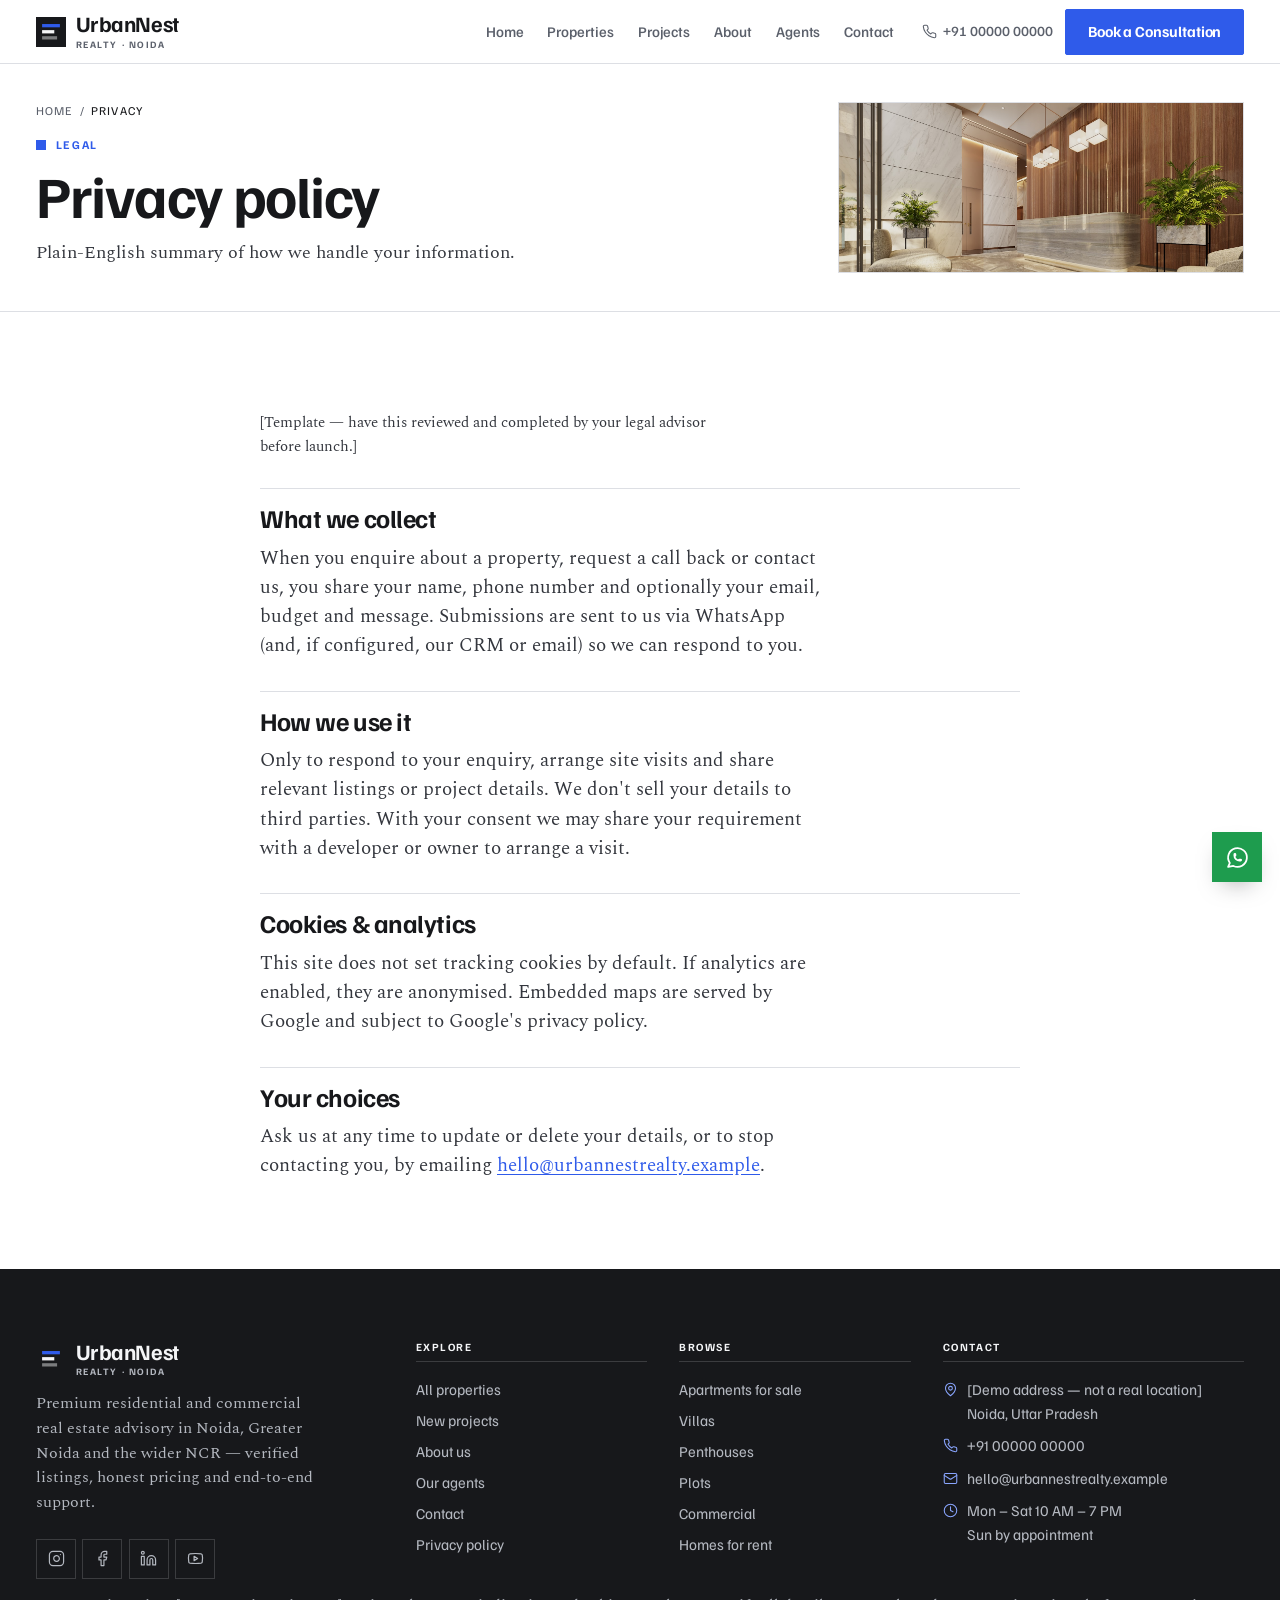
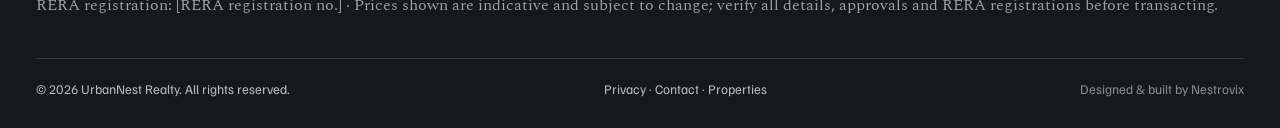
<file: privacy.html>
<!DOCTYPE html>
<html lang="en">
<head>
<meta charset="UTF-8">
<meta name="viewport" content="width=device-width, initial-scale=1">
<title>Privacy Policy — UrbanNest Realty</title>
<meta name="description" content="How UrbanNest Realty handles the information you share through this website.">
<link rel="canonical" href="https://urbannest.vercel.app/privacy.html">
<meta property="og:type" content="website"><meta property="og:site_name" content="UrbanNest Realty">
<meta property="og:title" content="Privacy Policy — UrbanNest Realty"><meta property="og:description" content="How UrbanNest Realty handles the information you share through this website.">
<meta property="og:image" content="https://urbannest.vercel.app/assets/og-image.png"><meta property="og:url" content="https://urbannest.vercel.app/privacy.html">
<meta name="twitter:card" content="summary_large_image">
<meta name="theme-color" content="#17181B">
<link rel="icon" href="assets/favicon.svg" type="image/svg+xml">
<link rel="preload" href="assets/fonts/familjen-grotesk-latin-700-normal.woff2" as="font" type="font/woff2" crossorigin>
<link rel="preload" href="assets/fonts/spectral-latin-400-normal.woff2" as="font" type="font/woff2" crossorigin>
<link rel="stylesheet" href="css/style.css">
<script>document.documentElement.classList.add("js")</script>
<meta name="robots" content="noindex">
</head>
<body><a class="skip-link" href="#main">Skip to content</a>
<svg width="0" height="0" style="position:absolute" aria-hidden="true"><defs>
<symbol id="i-phone" viewBox="0 0 24 24"><path d="M22 16.92v3a2 2 0 0 1-2.18 2 19.8 19.8 0 0 1-8.63-3.07 19.5 19.5 0 0 1-6-6A19.8 19.8 0 0 1 2.12 4.18 2 2 0 0 1 4.11 2h3a2 2 0 0 1 2 1.72c.13.96.36 1.9.7 2.81a2 2 0 0 1-.45 2.11L8.09 9.91a16 16 0 0 0 6 6l1.27-1.27a2 2 0 0 1 2.11-.45c.91.34 1.85.57 2.81.7A2 2 0 0 1 22 16.92z"/></symbol>
<symbol id="i-pin" viewBox="0 0 24 24"><path d="M20 10c0 6-8 12-8 12s-8-6-8-12a8 8 0 0 1 16 0z"/><circle cx="12" cy="10" r="3"/></symbol>
<symbol id="i-clock" viewBox="0 0 24 24"><circle cx="12" cy="12" r="10"/><path d="M12 6v6l4 2"/></symbol>
<symbol id="i-mail" viewBox="0 0 24 24"><rect width="20" height="16" x="2" y="4" rx="2"/><path d="m22 7-8.97 5.7a1.94 1.94 0 0 1-2.06 0L2 7"/></symbol>
<symbol id="i-arrow" viewBox="0 0 24 24"><path d="M5 12h14"/><path d="m12 5 7 7-7 7"/></symbol>
<symbol id="i-search" viewBox="0 0 24 24"><circle cx="11" cy="11" r="8"/><path d="m21 21-4.3-4.3"/></symbol>
<symbol id="i-x" viewBox="0 0 24 24"><path d="M18 6 6 18"/><path d="m6 6 12 12"/></symbol>
<symbol id="i-left" viewBox="0 0 24 24"><path d="m15 18-6-6 6-6"/></symbol>
<symbol id="i-right" viewBox="0 0 24 24"><path d="m9 18 6-6-6-6"/></symbol>
<symbol id="i-check" viewBox="0 0 24 24"><path d="M20 6 9 17l-5-5"/></symbol>
<symbol id="i-whatsapp" viewBox="0 0 24 24"><path d="M3 21l1.65-3.8a9 9 0 1 1 3.4 2.9L3 21" fill="none"/><path d="M9 10a.5.5 0 0 0 1 0V9a.5.5 0 0 0-1 0v1a5 5 0 0 0 5 5h1a.5.5 0 0 0 0-1h-1a.5.5 0 0 0 0 1"/></symbol>
<symbol id="i-instagram" viewBox="0 0 24 24"><rect width="20" height="20" x="2" y="2" rx="5"/><path d="M16 11.37A4 4 0 1 1 12.63 8 4 4 0 0 1 16 11.37z"/><path d="M17.5 6.5h.01"/></symbol>
<symbol id="i-facebook" viewBox="0 0 24 24"><path d="M18 2h-3a5 5 0 0 0-5 5v3H7v4h3v8h4v-8h3l1-4h-4V7a1 1 0 0 1 1-1h3z"/></symbol>
<symbol id="i-linkedin" viewBox="0 0 24 24"><path d="M16 8a6 6 0 0 1 6 6v7h-4v-7a2 2 0 0 0-2-2 2 2 0 0 0-2 2v7h-4v-7a6 6 0 0 1 6-6z"/><rect width="4" height="12" x="2" y="9"/><circle cx="4" cy="4" r="2"/></symbol>
<symbol id="i-youtube" viewBox="0 0 24 24"><path d="M2.5 17a24.12 24.12 0 0 1 0-10 2 2 0 0 1 1.4-1.4 49.56 49.56 0 0 1 16.2 0A2 2 0 0 1 21.5 7a24.12 24.12 0 0 1 0 10 2 2 0 0 1-1.4 1.4 49.55 49.55 0 0 1-16.2 0A2 2 0 0 1 2.5 17"/><path d="m10 15 5-3-5-3z"/></symbol>
<symbol id="i-bed" viewBox="0 0 24 24"><path d="M2 20v-8a2 2 0 0 1 2-2h16a2 2 0 0 1 2 2v8"/><path d="M4 10V6a2 2 0 0 1 2-2h12a2 2 0 0 1 2 2v4"/><path d="M12 4v6"/><path d="M2 18h20"/></symbol>
<symbol id="i-bath" viewBox="0 0 24 24"><path d="M9 6 6.5 3.5a1.5 1.5 0 0 0-1-.5C4.683 3 4 3.683 4 4.5V17a2 2 0 0 0 2 2h12a2 2 0 0 0 2-2v-5"/><path d="m10 5-2 2"/><path d="M2 12h20"/><path d="M7 19v2"/><path d="M17 19v2"/></symbol>
<symbol id="i-area" viewBox="0 0 24 24"><path d="M8 3H5a2 2 0 0 0-2 2v3"/><path d="M21 8V5a2 2 0 0 0-2-2h-3"/><path d="M3 16v3a2 2 0 0 0 2 2h3"/><path d="M16 21h3a2 2 0 0 0 2-2v-3"/><path d="M8 12h8"/></symbol>
<symbol id="i-home" viewBox="0 0 24 24"><path d="m3 9 9-7 9 7v11a2 2 0 0 1-2 2H5a2 2 0 0 1-2-2z"/><path d="M9 22V12h6v10"/></symbol>
<symbol id="i-building" viewBox="0 0 24 24"><rect width="16" height="20" x="4" y="2" rx="2"/><path d="M9 22v-4h6v4"/><path d="M8 6h.01M16 6h.01M12 6h.01M12 10h.01M12 14h.01M16 10h.01M16 14h.01M8 10h.01M8 14h.01"/></symbol>
<symbol id="i-key" viewBox="0 0 24 24"><circle cx="7.5" cy="15.5" r="5.5"/><path d="m21 2-9.6 9.6"/><path d="m15.5 7.5 3 3L22 7l-3-3"/></symbol>
<symbol id="i-shield" viewBox="0 0 24 24"><path d="M20 13c0 5-3.5 7.5-7.66 8.95a1 1 0 0 1-.67-.01C7.5 20.5 4 18 4 13V6a1 1 0 0 1 1-1c2 0 4.5-1.2 6.24-2.72a1.17 1.17 0 0 1 1.52 0C14.51 3.81 17 5 19 5a1 1 0 0 1 1 1z"/><path d="m9 12 2 2 4-4"/></symbol>
<symbol id="i-star" viewBox="0 0 24 24"><path d="M12 2l3.09 6.26L22 9.27l-5 4.87 1.18 6.88L12 17.77l-6.18 3.25L7 14.14 2 9.27l6.91-1.01L12 2z"/></symbol>
<symbol id="i-sliders" viewBox="0 0 24 24"><path d="M4 21v-7"/><path d="M4 10V3"/><path d="M12 21v-9"/><path d="M12 8V3"/><path d="M20 21v-5"/><path d="M20 12V3"/><path d="M2 14h4"/><path d="M10 8h4"/><path d="M18 16h4"/></symbol>
<symbol id="i-download" viewBox="0 0 24 24"><path d="M21 15v4a2 2 0 0 1-2 2H5a2 2 0 0 1-2-2v-4"/><path d="m7 10 5 5 5-5"/><path d="M12 15V3"/></symbol>
<symbol id="i-map" viewBox="0 0 24 24"><path d="M14.106 5.553a2 2 0 0 0 1.788 0l3.659-1.83A1 1 0 0 1 21 4.619v12.764a1 1 0 0 1-.553.894l-4.553 2.277a2 2 0 0 1-1.788 0l-4.212-2.106a2 2 0 0 0-1.788 0l-3.659 1.83A1 1 0 0 1 3 19.381V6.618a1 1 0 0 1 .553-.894l4.553-2.277a2 2 0 0 1 1.788 0z"/><path d="M15 5.764v15"/><path d="M9 3.236v15"/></symbol>
<symbol id="i-trend" viewBox="0 0 24 24"><path d="m22 7-8.5 8.5-5-5L2 17"/><path d="M16 7h6v6"/></symbol>
<symbol id="i-award" viewBox="0 0 24 24"><circle cx="12" cy="8" r="6"/><path d="M15.477 12.89 17 22l-5-3-5 3 1.523-9.11"/></symbol>
<symbol id="i-file" viewBox="0 0 24 24"><path d="M15 2H6a2 2 0 0 0-2 2v16a2 2 0 0 0 2 2h12a2 2 0 0 0 2-2V7Z"/><path d="M14 2v4a2 2 0 0 0 2 2h4"/><path d="M10 9H8"/><path d="M16 13H8"/><path d="M16 17H8"/></symbol>
<symbol id="i-globe" viewBox="0 0 24 24"><circle cx="12" cy="12" r="10"/><path d="M12 2a14.5 14.5 0 0 0 0 20 14.5 14.5 0 0 0 0-20"/><path d="M2 12h20"/></symbol>
<symbol id="i-sofa" viewBox="0 0 24 24"><path d="M20 9V6a2 2 0 0 0-2-2H6a2 2 0 0 0-2 2v3"/><path d="M2 16a2 2 0 0 0 2 2h16a2 2 0 0 0 2-2v-5a2 2 0 0 0-4 0v1.5a.5.5 0 0 1-.5.5h-11a.5.5 0 0 1-.5-.5V11a2 2 0 0 0-4 0z"/><path d="M4 18v2"/><path d="M20 18v2"/></symbol>
<symbol id="i-calendar" viewBox="0 0 24 24"><path d="M8 2v4"/><path d="M16 2v4"/><rect width="18" height="18" x="3" y="4" rx="2"/><path d="M3 10h18"/></symbol>
<symbol id="i-users" viewBox="0 0 24 24"><path d="M16 21v-2a4 4 0 0 0-4-4H6a4 4 0 0 0-4 4v2"/><circle cx="9" cy="7" r="4"/><path d="M22 21v-2a4 4 0 0 0-3-3.87"/><path d="M16 3.13a4 4 0 0 1 0 7.75"/></symbol>
<symbol id="i-rupee" viewBox="0 0 24 24"><path d="M6 3h12"/><path d="M6 8h12"/><path d="m6 13 8.5 8"/><path d="M6 13h3"/><path d="M9 13c6.667 0 6.667-10 0-10"/></symbol>
<symbol id="i-image" viewBox="0 0 24 24"><rect width="18" height="18" x="3" y="3" rx="2"/><circle cx="9" cy="9" r="2"/><path d="m21 15-3.086-3.086a2 2 0 0 0-2.828 0L6 21"/></symbol>
<symbol id="i-handshake" viewBox="0 0 24 24"><path d="m11 17 2 2a1 1 0 1 0 3-3"/><path d="m14 14 2.5 2.5a1 1 0 1 0 3-3l-3.88-3.88a3 3 0 0 0-4.24 0l-.88.88a1 1 0 1 1-3-3l2.81-2.81a5.79 5.79 0 0 1 7.06-.87l.47.28a2 2 0 0 0 1.42.25L21 4"/><path d="m21 3 1 11h-2"/><path d="M3 3 2 14l6.5 6.5a1 1 0 1 0 3-3"/><path d="M3 4h8"/></symbol>
<symbol id="i-percent" viewBox="0 0 24 24"><path d="M19 5 5 19"/><circle cx="6.5" cy="6.5" r="2.5"/><circle cx="17.5" cy="17.5" r="2.5"/></symbol>
<symbol id="i-eye" viewBox="0 0 24 24"><path d="M2 12s3-7 10-7 10 7 10 7-3 7-10 7-10-7-10-7Z"/><circle cx="12" cy="12" r="3"/></symbol>
<symbol id="i-compass" viewBox="0 0 24 24"><circle cx="12" cy="12" r="10"/><path d="m16.24 7.76-2.12 6.36-6.36 2.12 2.12-6.36z"/></symbol>
</defs></svg>
<header class="site-header" id="top">
  <div class="container--wide">
    <a class="brand" href="index.html" aria-label="UrbanNest Realty — home"><svg class="brand__mark" viewBox="0 0 64 64" aria-hidden="true"><rect width="64" height="64" fill="#17181B"/><rect x="13" y="15" width="38" height="7" fill="#2F5BEA"/><rect x="13" y="28" width="26" height="7" fill="#F4F5F7"/><rect x="13" y="41" width="32" height="7" fill="#F4F5F7" opacity=".45"/></svg><span>UrbanNest<small>Realty · Noida</small></span></a>
    <nav class="nav" aria-label="Primary">
      <ul class="nav__links"><li><a href="index.html">Home</a></li><li><a href="properties.html">Properties</a></li><li><a href="projects.html">Projects</a></li><li><a href="about.html">About</a></li><li><a href="agents.html">Agents</a></li><li><a href="contact.html">Contact</a></li></ul>
      <div class="nav__cta">
        <a class="nav__phone" data-href="tel" href="#"><svg class="ic"><use href="#i-phone"/></svg><span data-bind="phoneDisplay">+91 98XXX XXXXX</span></a>
        <a class="btn btn--primary" href="contact.html#consult">Book a Consultation</a>
        <button class="nav__toggle" aria-expanded="false" aria-controls="mobile-nav" aria-label="Open menu"><span></span></button>
      </div>
    </nav>
  </div>
</header>
<div class="mobile-nav" id="mobile-nav">
  <nav class="mobile-nav__links" aria-label="Mobile"><a href="index.html">Home</a><a href="properties.html">Properties</a><a href="projects.html">Projects</a><a href="about.html">About</a><a href="agents.html">Agents</a><a href="contact.html">Contact</a></nav>
  <a class="btn btn--primary btn--lg" href="contact.html#consult">Book a Consultation</a>
  <div class="mobile-nav__meta">
    <a data-href="tel" href="#"><svg class="ic"><use href="#i-phone"/></svg> <span data-bind="phoneDisplay">+91 98XXX XXXXX</span></a>
    <a data-href="whatsapp" href="#" target="_blank" rel="noopener"><svg class="ic"><use href="#i-whatsapp"/></svg> Chat on WhatsApp</a>
    <a data-href="mail" href="#"><svg class="ic"><use href="#i-mail"/></svg> <span data-bind="email">hello@urbannestrealty.example</span></a>
  </div>
</div>
<main id="main"><section class="page-hero page-hero--compact">
  <div class="container page-hero__content">
    <nav class="crumbs" aria-label="Breadcrumb"><a href="index.html">Home</a><span>/</span><span aria-current="page">Privacy</span></nav>
    <span class="eyebrow">Legal</span>
    <h1>Privacy policy</h1>
    <p class="lead">Plain-English summary of how we handle your information.</p>
  <div class="hero__media"><img src="assets/images/hero-contact.jpg" alt="A bright reception lobby with a marble front desk, pale stone floor and potted plants" width="1600" height="667" fetchpriority="high"></div>
  </div>
</section>
<section class="section section--white"><div class="container prose" style="max-width:760px">
<p class="muted" style="font-size:.92rem">[Template — have this reviewed and completed by your legal advisor before launch.]</p>
<h2>What we collect</h2><p>When you enquire about a property, request a call back or contact us, you share your name, phone number and optionally your email, budget and message. Submissions are sent to us via WhatsApp (and, if configured, our CRM or email) so we can respond to you.</p>
<h2>How we use it</h2><p>Only to respond to your enquiry, arrange site visits and share relevant listings or project details. We don't sell your details to third parties. With your consent we may share your requirement with a developer or owner to arrange a visit.</p>
<h2>Cookies &amp; analytics</h2><p>This site does not set tracking cookies by default. If analytics are enabled, they are anonymised. Embedded maps are served by Google and subject to Google's privacy policy.</p>
<h2>Your choices</h2><p>Ask us at any time to update or delete your details, or to stop contacting you, by emailing <a data-href="mail" href="#"><span data-bind="email">hello@urbannestrealty.example</span></a>.</p>
</div></section></main>
<!-- 12. FOOTER -->
<footer class="site-footer">
  <div class="container">
    <div class="footer-grid">
      <div>
        <a class="brand" href="index.html"><svg class="brand__mark" viewBox="0 0 64 64" aria-hidden="true"><rect width="64" height="64" fill="#17181B"/><rect x="13" y="15" width="38" height="7" fill="#2F5BEA"/><rect x="13" y="28" width="26" height="7" fill="#F4F5F7"/><rect x="13" y="41" width="32" height="7" fill="#F4F5F7" opacity=".45"/></svg><span>UrbanNest<small>Realty · Noida</small></span></a>
        <p>Premium residential and commercial real estate advisory in Noida, Greater Noida and the wider NCR — verified listings, honest pricing and end-to-end support.</p>
        <div class="socials mt-3">
          <a data-href="instagram" href="#" target="_blank" rel="noopener" aria-label="Instagram"><svg class="ic"><use href="#i-instagram"/></svg></a>
          <a data-href="facebook" href="#" target="_blank" rel="noopener" aria-label="Facebook"><svg class="ic"><use href="#i-facebook"/></svg></a>
          <a data-href="linkedin" href="#" target="_blank" rel="noopener" aria-label="LinkedIn"><svg class="ic"><use href="#i-linkedin"/></svg></a>
          <a data-href="youtube" href="#" target="_blank" rel="noopener" aria-label="YouTube"><svg class="ic"><use href="#i-youtube"/></svg></a>
        </div>
      </div>
      <div><h4>Explore</h4><div class="footer-links"><a href="properties.html">All properties</a><a href="projects.html">New projects</a><a href="about.html">About us</a><a href="agents.html">Our agents</a><a href="contact.html">Contact</a><a href="privacy.html">Privacy policy</a></div></div>
      <div><h4>Browse</h4><div class="footer-links"><a href="properties.html?type=apartment">Apartments for sale</a><a href="properties.html?type=villa">Villas</a><a href="properties.html?type=penthouse">Penthouses</a><a href="properties.html?type=plot">Plots</a><a href="properties.html?type=commercial">Commercial</a><a href="properties.html?purpose=rent">Homes for rent</a></div></div>
      <div><h4>Contact</h4><div class="footer-contact">
        <span><svg class="ic"><use href="#i-pin"/></svg><span><span data-bind="addressLine1">[Address]</span><br><span data-bind="addressLine2">Noida, Uttar Pradesh</span></span></span>
        <a data-href="tel" href="#"><svg class="ic"><use href="#i-phone"/></svg><span data-bind="phoneDisplay">+91 98XXX XXXXX</span></a>
        <a data-href="mail" href="#"><svg class="ic"><use href="#i-mail"/></svg><span data-bind="email">hello@urbannestrealty.example</span></a>
        <span><svg class="ic"><use href="#i-clock"/></svg><span>Mon – Sat 10 AM – 7 PM<br>Sun by appointment</span></span>
      </div></div>
    </div>
    <p class="footer-legal">RERA registration: <span data-bind="rera">[RERA registration no.]</span> · Prices shown are indicative and subject to change; verify all details, approvals and RERA registrations before transacting.</p>
    <div class="footer-bottom">
      <span>© <span data-year>2026</span> UrbanNest Realty. All rights reserved.</span>
      <span><a href="privacy.html">Privacy</a> · <a href="contact.html">Contact</a> · <a href="properties.html">Properties</a></span>
      <span class="made">Designed &amp; built by Nestrovix</span>
    </div>
  </div>
</footer>
<a class="whatsapp-float" data-href="whatsapp" href="#" target="_blank" rel="noopener" aria-label="Chat with us on WhatsApp"><svg class="ic"><use href="#i-whatsapp"/></svg></a>
<script src="js/config.js"></script>
<script src="js/properties-data.js"></script>
<script src="js/projects-data.js"></script>
<script src="js/agents-data.js"></script>
<script src="js/main.js"></script></body></html>
</file>
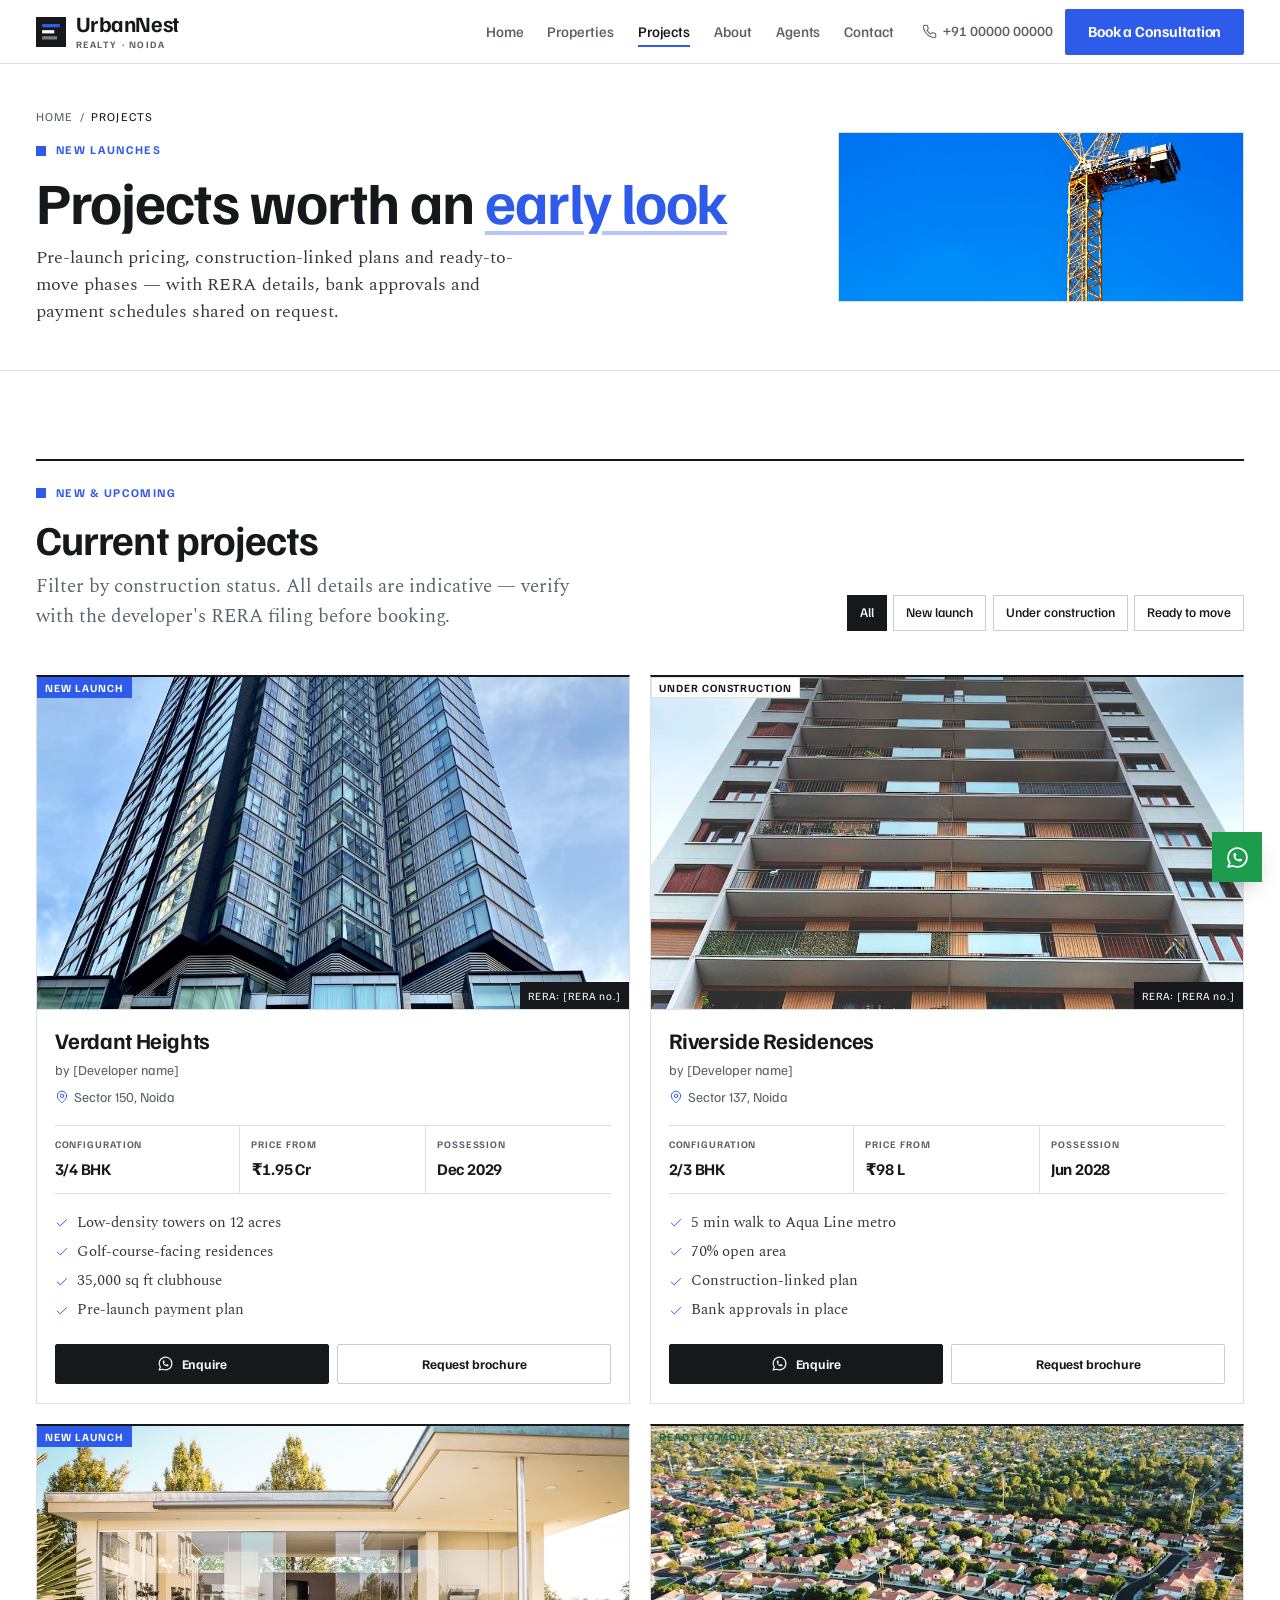
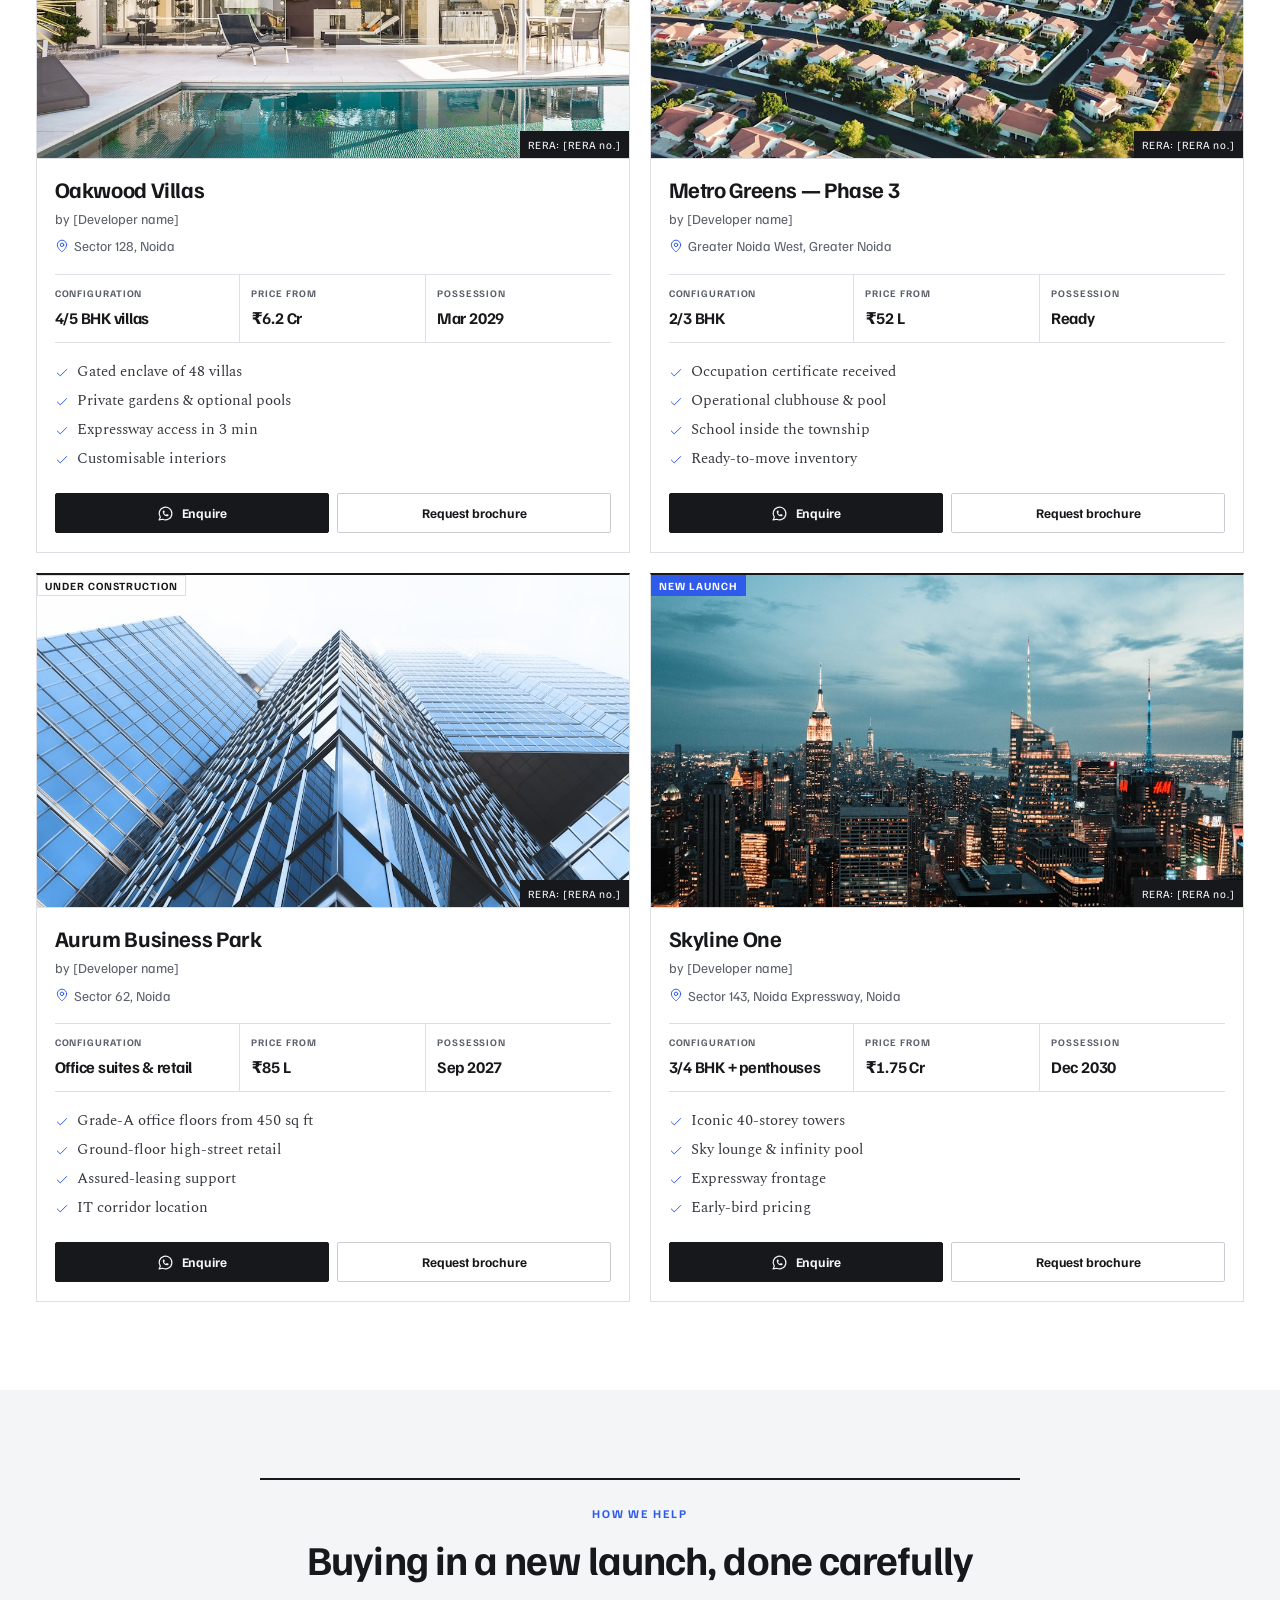
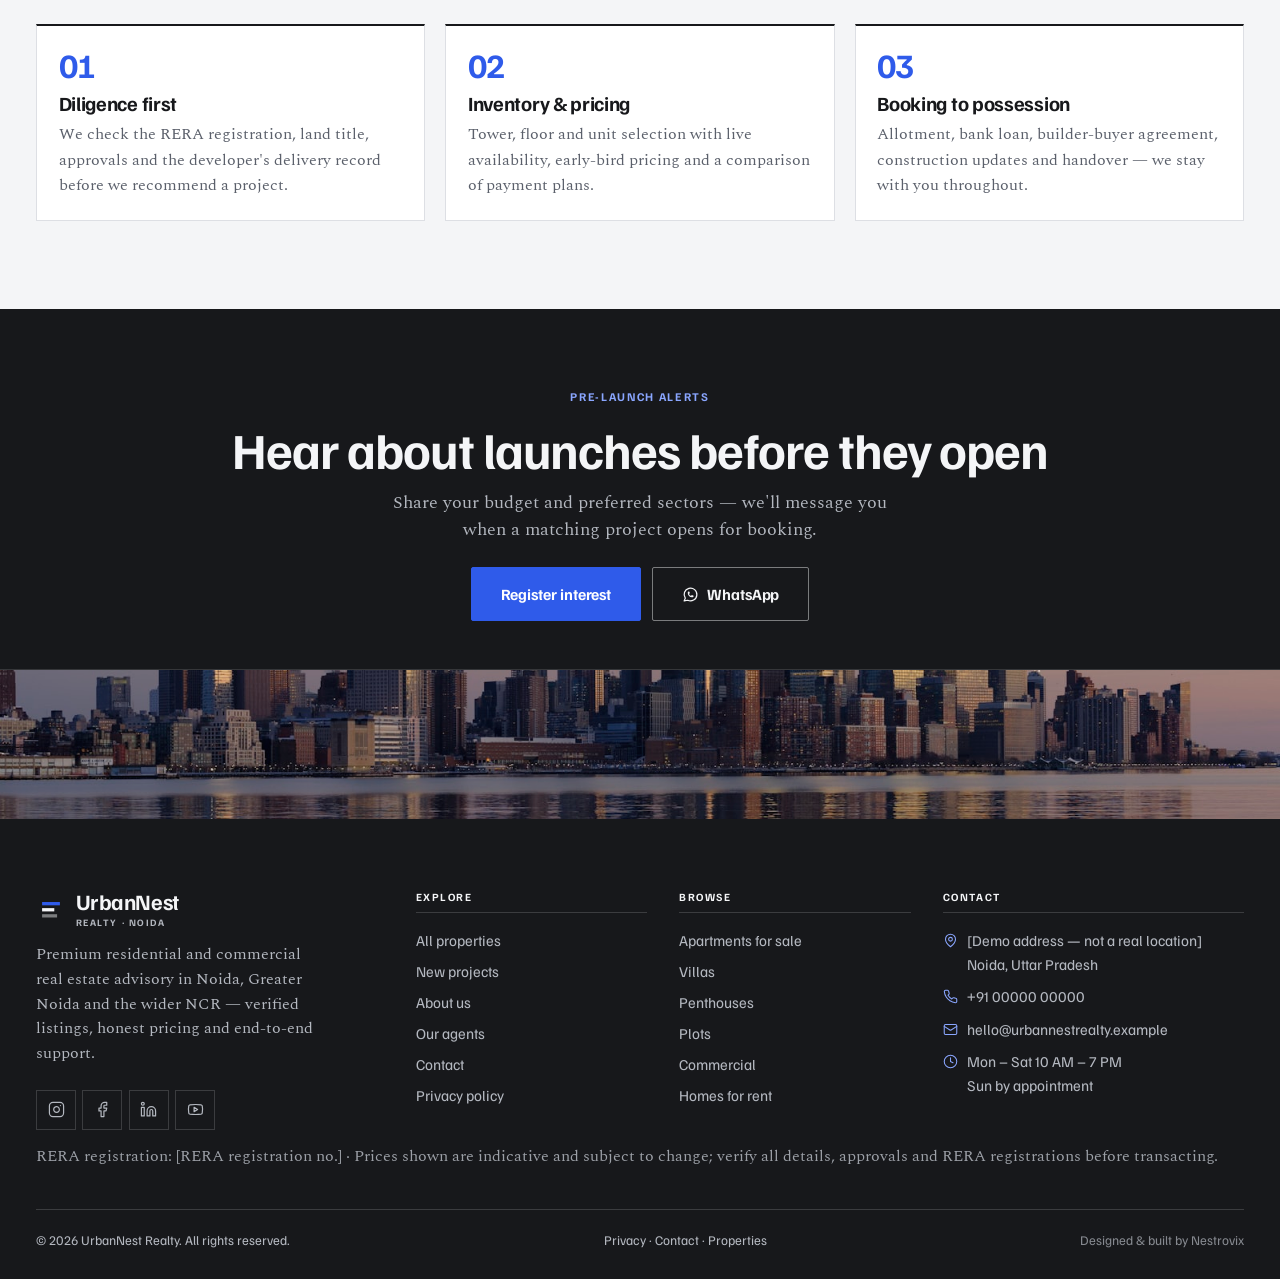
<file: projects.html>
<!DOCTYPE html>
<html lang="en">
<head>
<meta charset="UTF-8">
<meta name="viewport" content="width=device-width, initial-scale=1">
<title>New Projects & Launches in Noida — UrbanNest Realty</title>
<meta name="description" content="New launches and under-construction projects in Noida, Greater Noida West and the Expressway — configurations, price from, possession and RERA details. Request brochures and payment plans.">
<link rel="canonical" href="https://urbannest.vercel.app/projects.html">
<meta property="og:type" content="website"><meta property="og:site_name" content="UrbanNest Realty">
<meta property="og:title" content="New Projects & Launches in Noida — UrbanNest Realty"><meta property="og:description" content="New launches and under-construction projects in Noida, Greater Noida West and the Expressway — configurations, price from, possession and RERA details. Request brochures and payment plans.">
<meta property="og:image" content="https://urbannest.vercel.app/assets/og-image.png"><meta property="og:url" content="https://urbannest.vercel.app/projects.html">
<meta name="twitter:card" content="summary_large_image">
<meta name="theme-color" content="#17181B">
<link rel="icon" href="assets/favicon.svg" type="image/svg+xml">
<link rel="preload" href="assets/fonts/familjen-grotesk-latin-700-normal.woff2" as="font" type="font/woff2" crossorigin>
<link rel="preload" href="assets/fonts/spectral-latin-400-normal.woff2" as="font" type="font/woff2" crossorigin>
<link rel="stylesheet" href="css/style.css">
<script>document.documentElement.classList.add("js")</script>

</head>
<body><a class="skip-link" href="#main">Skip to content</a>
<svg width="0" height="0" style="position:absolute" aria-hidden="true"><defs>
<symbol id="i-phone" viewBox="0 0 24 24"><path d="M22 16.92v3a2 2 0 0 1-2.18 2 19.8 19.8 0 0 1-8.63-3.07 19.5 19.5 0 0 1-6-6A19.8 19.8 0 0 1 2.12 4.18 2 2 0 0 1 4.11 2h3a2 2 0 0 1 2 1.72c.13.96.36 1.9.7 2.81a2 2 0 0 1-.45 2.11L8.09 9.91a16 16 0 0 0 6 6l1.27-1.27a2 2 0 0 1 2.11-.45c.91.34 1.85.57 2.81.7A2 2 0 0 1 22 16.92z"/></symbol>
<symbol id="i-pin" viewBox="0 0 24 24"><path d="M20 10c0 6-8 12-8 12s-8-6-8-12a8 8 0 0 1 16 0z"/><circle cx="12" cy="10" r="3"/></symbol>
<symbol id="i-clock" viewBox="0 0 24 24"><circle cx="12" cy="12" r="10"/><path d="M12 6v6l4 2"/></symbol>
<symbol id="i-mail" viewBox="0 0 24 24"><rect width="20" height="16" x="2" y="4" rx="2"/><path d="m22 7-8.97 5.7a1.94 1.94 0 0 1-2.06 0L2 7"/></symbol>
<symbol id="i-arrow" viewBox="0 0 24 24"><path d="M5 12h14"/><path d="m12 5 7 7-7 7"/></symbol>
<symbol id="i-search" viewBox="0 0 24 24"><circle cx="11" cy="11" r="8"/><path d="m21 21-4.3-4.3"/></symbol>
<symbol id="i-x" viewBox="0 0 24 24"><path d="M18 6 6 18"/><path d="m6 6 12 12"/></symbol>
<symbol id="i-left" viewBox="0 0 24 24"><path d="m15 18-6-6 6-6"/></symbol>
<symbol id="i-right" viewBox="0 0 24 24"><path d="m9 18 6-6-6-6"/></symbol>
<symbol id="i-check" viewBox="0 0 24 24"><path d="M20 6 9 17l-5-5"/></symbol>
<symbol id="i-whatsapp" viewBox="0 0 24 24"><path d="M3 21l1.65-3.8a9 9 0 1 1 3.4 2.9L3 21" fill="none"/><path d="M9 10a.5.5 0 0 0 1 0V9a.5.5 0 0 0-1 0v1a5 5 0 0 0 5 5h1a.5.5 0 0 0 0-1h-1a.5.5 0 0 0 0 1"/></symbol>
<symbol id="i-instagram" viewBox="0 0 24 24"><rect width="20" height="20" x="2" y="2" rx="5"/><path d="M16 11.37A4 4 0 1 1 12.63 8 4 4 0 0 1 16 11.37z"/><path d="M17.5 6.5h.01"/></symbol>
<symbol id="i-facebook" viewBox="0 0 24 24"><path d="M18 2h-3a5 5 0 0 0-5 5v3H7v4h3v8h4v-8h3l1-4h-4V7a1 1 0 0 1 1-1h3z"/></symbol>
<symbol id="i-linkedin" viewBox="0 0 24 24"><path d="M16 8a6 6 0 0 1 6 6v7h-4v-7a2 2 0 0 0-2-2 2 2 0 0 0-2 2v7h-4v-7a6 6 0 0 1 6-6z"/><rect width="4" height="12" x="2" y="9"/><circle cx="4" cy="4" r="2"/></symbol>
<symbol id="i-youtube" viewBox="0 0 24 24"><path d="M2.5 17a24.12 24.12 0 0 1 0-10 2 2 0 0 1 1.4-1.4 49.56 49.56 0 0 1 16.2 0A2 2 0 0 1 21.5 7a24.12 24.12 0 0 1 0 10 2 2 0 0 1-1.4 1.4 49.55 49.55 0 0 1-16.2 0A2 2 0 0 1 2.5 17"/><path d="m10 15 5-3-5-3z"/></symbol>
<symbol id="i-bed" viewBox="0 0 24 24"><path d="M2 20v-8a2 2 0 0 1 2-2h16a2 2 0 0 1 2 2v8"/><path d="M4 10V6a2 2 0 0 1 2-2h12a2 2 0 0 1 2 2v4"/><path d="M12 4v6"/><path d="M2 18h20"/></symbol>
<symbol id="i-bath" viewBox="0 0 24 24"><path d="M9 6 6.5 3.5a1.5 1.5 0 0 0-1-.5C4.683 3 4 3.683 4 4.5V17a2 2 0 0 0 2 2h12a2 2 0 0 0 2-2v-5"/><path d="m10 5-2 2"/><path d="M2 12h20"/><path d="M7 19v2"/><path d="M17 19v2"/></symbol>
<symbol id="i-area" viewBox="0 0 24 24"><path d="M8 3H5a2 2 0 0 0-2 2v3"/><path d="M21 8V5a2 2 0 0 0-2-2h-3"/><path d="M3 16v3a2 2 0 0 0 2 2h3"/><path d="M16 21h3a2 2 0 0 0 2-2v-3"/><path d="M8 12h8"/></symbol>
<symbol id="i-home" viewBox="0 0 24 24"><path d="m3 9 9-7 9 7v11a2 2 0 0 1-2 2H5a2 2 0 0 1-2-2z"/><path d="M9 22V12h6v10"/></symbol>
<symbol id="i-building" viewBox="0 0 24 24"><rect width="16" height="20" x="4" y="2" rx="2"/><path d="M9 22v-4h6v4"/><path d="M8 6h.01M16 6h.01M12 6h.01M12 10h.01M12 14h.01M16 10h.01M16 14h.01M8 10h.01M8 14h.01"/></symbol>
<symbol id="i-key" viewBox="0 0 24 24"><circle cx="7.5" cy="15.5" r="5.5"/><path d="m21 2-9.6 9.6"/><path d="m15.5 7.5 3 3L22 7l-3-3"/></symbol>
<symbol id="i-shield" viewBox="0 0 24 24"><path d="M20 13c0 5-3.5 7.5-7.66 8.95a1 1 0 0 1-.67-.01C7.5 20.5 4 18 4 13V6a1 1 0 0 1 1-1c2 0 4.5-1.2 6.24-2.72a1.17 1.17 0 0 1 1.52 0C14.51 3.81 17 5 19 5a1 1 0 0 1 1 1z"/><path d="m9 12 2 2 4-4"/></symbol>
<symbol id="i-star" viewBox="0 0 24 24"><path d="M12 2l3.09 6.26L22 9.27l-5 4.87 1.18 6.88L12 17.77l-6.18 3.25L7 14.14 2 9.27l6.91-1.01L12 2z"/></symbol>
<symbol id="i-sliders" viewBox="0 0 24 24"><path d="M4 21v-7"/><path d="M4 10V3"/><path d="M12 21v-9"/><path d="M12 8V3"/><path d="M20 21v-5"/><path d="M20 12V3"/><path d="M2 14h4"/><path d="M10 8h4"/><path d="M18 16h4"/></symbol>
<symbol id="i-download" viewBox="0 0 24 24"><path d="M21 15v4a2 2 0 0 1-2 2H5a2 2 0 0 1-2-2v-4"/><path d="m7 10 5 5 5-5"/><path d="M12 15V3"/></symbol>
<symbol id="i-map" viewBox="0 0 24 24"><path d="M14.106 5.553a2 2 0 0 0 1.788 0l3.659-1.83A1 1 0 0 1 21 4.619v12.764a1 1 0 0 1-.553.894l-4.553 2.277a2 2 0 0 1-1.788 0l-4.212-2.106a2 2 0 0 0-1.788 0l-3.659 1.83A1 1 0 0 1 3 19.381V6.618a1 1 0 0 1 .553-.894l4.553-2.277a2 2 0 0 1 1.788 0z"/><path d="M15 5.764v15"/><path d="M9 3.236v15"/></symbol>
<symbol id="i-trend" viewBox="0 0 24 24"><path d="m22 7-8.5 8.5-5-5L2 17"/><path d="M16 7h6v6"/></symbol>
<symbol id="i-award" viewBox="0 0 24 24"><circle cx="12" cy="8" r="6"/><path d="M15.477 12.89 17 22l-5-3-5 3 1.523-9.11"/></symbol>
<symbol id="i-file" viewBox="0 0 24 24"><path d="M15 2H6a2 2 0 0 0-2 2v16a2 2 0 0 0 2 2h12a2 2 0 0 0 2-2V7Z"/><path d="M14 2v4a2 2 0 0 0 2 2h4"/><path d="M10 9H8"/><path d="M16 13H8"/><path d="M16 17H8"/></symbol>
<symbol id="i-globe" viewBox="0 0 24 24"><circle cx="12" cy="12" r="10"/><path d="M12 2a14.5 14.5 0 0 0 0 20 14.5 14.5 0 0 0 0-20"/><path d="M2 12h20"/></symbol>
<symbol id="i-sofa" viewBox="0 0 24 24"><path d="M20 9V6a2 2 0 0 0-2-2H6a2 2 0 0 0-2 2v3"/><path d="M2 16a2 2 0 0 0 2 2h16a2 2 0 0 0 2-2v-5a2 2 0 0 0-4 0v1.5a.5.5 0 0 1-.5.5h-11a.5.5 0 0 1-.5-.5V11a2 2 0 0 0-4 0z"/><path d="M4 18v2"/><path d="M20 18v2"/></symbol>
<symbol id="i-calendar" viewBox="0 0 24 24"><path d="M8 2v4"/><path d="M16 2v4"/><rect width="18" height="18" x="3" y="4" rx="2"/><path d="M3 10h18"/></symbol>
<symbol id="i-users" viewBox="0 0 24 24"><path d="M16 21v-2a4 4 0 0 0-4-4H6a4 4 0 0 0-4 4v2"/><circle cx="9" cy="7" r="4"/><path d="M22 21v-2a4 4 0 0 0-3-3.87"/><path d="M16 3.13a4 4 0 0 1 0 7.75"/></symbol>
<symbol id="i-rupee" viewBox="0 0 24 24"><path d="M6 3h12"/><path d="M6 8h12"/><path d="m6 13 8.5 8"/><path d="M6 13h3"/><path d="M9 13c6.667 0 6.667-10 0-10"/></symbol>
<symbol id="i-image" viewBox="0 0 24 24"><rect width="18" height="18" x="3" y="3" rx="2"/><circle cx="9" cy="9" r="2"/><path d="m21 15-3.086-3.086a2 2 0 0 0-2.828 0L6 21"/></symbol>
<symbol id="i-handshake" viewBox="0 0 24 24"><path d="m11 17 2 2a1 1 0 1 0 3-3"/><path d="m14 14 2.5 2.5a1 1 0 1 0 3-3l-3.88-3.88a3 3 0 0 0-4.24 0l-.88.88a1 1 0 1 1-3-3l2.81-2.81a5.79 5.79 0 0 1 7.06-.87l.47.28a2 2 0 0 0 1.42.25L21 4"/><path d="m21 3 1 11h-2"/><path d="M3 3 2 14l6.5 6.5a1 1 0 1 0 3-3"/><path d="M3 4h8"/></symbol>
<symbol id="i-percent" viewBox="0 0 24 24"><path d="M19 5 5 19"/><circle cx="6.5" cy="6.5" r="2.5"/><circle cx="17.5" cy="17.5" r="2.5"/></symbol>
<symbol id="i-eye" viewBox="0 0 24 24"><path d="M2 12s3-7 10-7 10 7 10 7-3 7-10 7-10-7-10-7Z"/><circle cx="12" cy="12" r="3"/></symbol>
<symbol id="i-compass" viewBox="0 0 24 24"><circle cx="12" cy="12" r="10"/><path d="m16.24 7.76-2.12 6.36-6.36 2.12 2.12-6.36z"/></symbol>
</defs></svg>
<header class="site-header" id="top">
  <div class="container--wide">
    <a class="brand" href="index.html" aria-label="UrbanNest Realty — home"><svg class="brand__mark" viewBox="0 0 64 64" aria-hidden="true"><rect width="64" height="64" fill="#17181B"/><rect x="13" y="15" width="38" height="7" fill="#2F5BEA"/><rect x="13" y="28" width="26" height="7" fill="#F4F5F7"/><rect x="13" y="41" width="32" height="7" fill="#F4F5F7" opacity=".45"/></svg><span>UrbanNest<small>Realty · Noida</small></span></a>
    <nav class="nav" aria-label="Primary">
      <ul class="nav__links"><li><a href="index.html">Home</a></li><li><a href="properties.html">Properties</a></li><li><a href="projects.html">Projects</a></li><li><a href="about.html">About</a></li><li><a href="agents.html">Agents</a></li><li><a href="contact.html">Contact</a></li></ul>
      <div class="nav__cta">
        <a class="nav__phone" data-href="tel" href="#"><svg class="ic"><use href="#i-phone"/></svg><span data-bind="phoneDisplay">+91 98XXX XXXXX</span></a>
        <a class="btn btn--primary" href="contact.html#consult">Book a Consultation</a>
        <button class="nav__toggle" aria-expanded="false" aria-controls="mobile-nav" aria-label="Open menu"><span></span></button>
      </div>
    </nav>
  </div>
</header>
<div class="mobile-nav" id="mobile-nav">
  <nav class="mobile-nav__links" aria-label="Mobile"><a href="index.html">Home</a><a href="properties.html">Properties</a><a href="projects.html">Projects</a><a href="about.html">About</a><a href="agents.html">Agents</a><a href="contact.html">Contact</a></nav>
  <a class="btn btn--primary btn--lg" href="contact.html#consult">Book a Consultation</a>
  <div class="mobile-nav__meta">
    <a data-href="tel" href="#"><svg class="ic"><use href="#i-phone"/></svg> <span data-bind="phoneDisplay">+91 98XXX XXXXX</span></a>
    <a data-href="whatsapp" href="#" target="_blank" rel="noopener"><svg class="ic"><use href="#i-whatsapp"/></svg> Chat on WhatsApp</a>
    <a data-href="mail" href="#"><svg class="ic"><use href="#i-mail"/></svg> <span data-bind="email">hello@urbannestrealty.example</span></a>
  </div>
</div>
<main id="main"><section class="page-hero">
  <div class="container page-hero__content">
    <nav class="crumbs" aria-label="Breadcrumb"><a href="index.html">Home</a><span>/</span><span aria-current="page">Projects</span></nav>
    <span class="eyebrow">New launches</span>
    <h1>Projects worth an <em>early look</em></h1>
    <p class="lead">Pre-launch pricing, construction-linked plans and ready-to-move phases — with RERA details, bank approvals and payment schedules shared on request.</p>
  <div class="hero__media"><img src="assets/images/hero-projects.jpg" alt="A tower crane standing over a new development, its jib crossing an open blue sky" width="1600" height="667" fetchpriority="high"></div>
  </div>
</section>
<section class="section section--white">
  <div class="container">
    <div class="section-head split reveal"><div><span class="eyebrow">New &amp; upcoming</span><h2>Current projects</h2><p>Filter by construction status. All details are indicative — verify with the developer's RERA filing before booking.</p></div>
      <div class="chips" data-project-filters aria-label="Filter by status"><button class="chip" data-status="all" aria-pressed="true">All</button><button class="chip" data-status="New launch" aria-pressed="false">New launch</button><button class="chip" data-status="Under construction" aria-pressed="false">Under construction</button><button class="chip" data-status="Ready to move" aria-pressed="false">Ready to move</button></div></div>
    <div class="project-grid project-grid--2" data-all-projects></div>
    <div class="empty mt-4" data-projects-empty hidden><h3>No projects in this category right now</h3><p>Tell us what you're after and we'll alert you when a matching launch opens.</p></div>
  </div>
</section>
<section class="section section--off">
  <div class="container">
    <div class="section-head center reveal"><span class="eyebrow">How we help</span><h2>Buying in a new launch, done carefully</h2></div>
    <div class="steps">
      <div class="step reveal"><div class="num">01</div><h3>Diligence first</h3><p>We check the RERA registration, land title, approvals and the developer's delivery record before we recommend a project.</p></div>
      <div class="step reveal d1"><div class="num">02</div><h3>Inventory &amp; pricing</h3><p>Tower, floor and unit selection with live availability, early-bird pricing and a comparison of payment plans.</p></div>
      <div class="step reveal d2"><div class="num">03</div><h3>Booking to possession</h3><p>Allotment, bank loan, builder-buyer agreement, construction updates and handover — we stay with you throughout.</p></div>
    </div>
  </div>
</section>
<section class="cta-band cta-band--center"><img src="assets/images/cta-consult.jpg" alt="A dense city skyline seen across open water in clear daylight" loading="lazy" width="1600" height="667"><div class="container"><span class="eyebrow">Pre-launch alerts</span><h2>Hear about launches before they open</h2><p class="lead">Share your budget and preferred sectors — we'll message you when a matching project opens for booking.</p><div class="hero__actions"><a class="btn btn--primary btn--lg" href="contact.html?topic=New%20project%20enquiry#contact-form">Register interest</a><a class="btn btn--outline-light btn--lg" data-href="whatsapp" data-wa-text="Hi UrbanNest Realty! Please add me to your new-launch alerts. My budget and preferred sectors:" href="#" target="_blank" rel="noopener"><svg class="ic"><use href="#i-whatsapp"/></svg> WhatsApp</a></div></div></section>
</main>
<!-- 12. FOOTER -->
<footer class="site-footer">
  <div class="container">
    <div class="footer-grid">
      <div>
        <a class="brand" href="index.html"><svg class="brand__mark" viewBox="0 0 64 64" aria-hidden="true"><rect width="64" height="64" fill="#17181B"/><rect x="13" y="15" width="38" height="7" fill="#2F5BEA"/><rect x="13" y="28" width="26" height="7" fill="#F4F5F7"/><rect x="13" y="41" width="32" height="7" fill="#F4F5F7" opacity=".45"/></svg><span>UrbanNest<small>Realty · Noida</small></span></a>
        <p>Premium residential and commercial real estate advisory in Noida, Greater Noida and the wider NCR — verified listings, honest pricing and end-to-end support.</p>
        <div class="socials mt-3">
          <a data-href="instagram" href="#" target="_blank" rel="noopener" aria-label="Instagram"><svg class="ic"><use href="#i-instagram"/></svg></a>
          <a data-href="facebook" href="#" target="_blank" rel="noopener" aria-label="Facebook"><svg class="ic"><use href="#i-facebook"/></svg></a>
          <a data-href="linkedin" href="#" target="_blank" rel="noopener" aria-label="LinkedIn"><svg class="ic"><use href="#i-linkedin"/></svg></a>
          <a data-href="youtube" href="#" target="_blank" rel="noopener" aria-label="YouTube"><svg class="ic"><use href="#i-youtube"/></svg></a>
        </div>
      </div>
      <div><h4>Explore</h4><div class="footer-links"><a href="properties.html">All properties</a><a href="projects.html">New projects</a><a href="about.html">About us</a><a href="agents.html">Our agents</a><a href="contact.html">Contact</a><a href="privacy.html">Privacy policy</a></div></div>
      <div><h4>Browse</h4><div class="footer-links"><a href="properties.html?type=apartment">Apartments for sale</a><a href="properties.html?type=villa">Villas</a><a href="properties.html?type=penthouse">Penthouses</a><a href="properties.html?type=plot">Plots</a><a href="properties.html?type=commercial">Commercial</a><a href="properties.html?purpose=rent">Homes for rent</a></div></div>
      <div><h4>Contact</h4><div class="footer-contact">
        <span><svg class="ic"><use href="#i-pin"/></svg><span><span data-bind="addressLine1">[Address]</span><br><span data-bind="addressLine2">Noida, Uttar Pradesh</span></span></span>
        <a data-href="tel" href="#"><svg class="ic"><use href="#i-phone"/></svg><span data-bind="phoneDisplay">+91 98XXX XXXXX</span></a>
        <a data-href="mail" href="#"><svg class="ic"><use href="#i-mail"/></svg><span data-bind="email">hello@urbannestrealty.example</span></a>
        <span><svg class="ic"><use href="#i-clock"/></svg><span>Mon – Sat 10 AM – 7 PM<br>Sun by appointment</span></span>
      </div></div>
    </div>
    <p class="footer-legal">RERA registration: <span data-bind="rera">[RERA registration no.]</span> · Prices shown are indicative and subject to change; verify all details, approvals and RERA registrations before transacting.</p>
    <div class="footer-bottom">
      <span>© <span data-year>2026</span> UrbanNest Realty. All rights reserved.</span>
      <span><a href="privacy.html">Privacy</a> · <a href="contact.html">Contact</a> · <a href="properties.html">Properties</a></span>
      <span class="made">Designed &amp; built by Nestrovix</span>
    </div>
  </div>
</footer>
<a class="whatsapp-float" data-href="whatsapp" href="#" target="_blank" rel="noopener" aria-label="Chat with us on WhatsApp"><svg class="ic"><use href="#i-whatsapp"/></svg></a>
<script src="js/config.js"></script>
<script src="js/properties-data.js"></script>
<script src="js/projects-data.js"></script>
<script src="js/agents-data.js"></script>
<script src="js/main.js"></script><script>
(function(){var g=document.querySelector("[data-all-projects]"),e=document.querySelector("[data-projects-empty]"),f=document.querySelector("[data-project-filters]");if(!g||!window.PROJECTS)return;
function render(s){var list=window.PROJECTS.filter(function(p){return s==="all"||p.status===s});g.innerHTML=list.map(function(p,i){return window.UN.projectCard(p,"d"+(i%2))}).join("");e.hidden=list.length>0;g.hidden=list.length===0}
f.addEventListener("click",function(ev){var b=ev.target.closest(".chip");if(!b)return;f.querySelectorAll(".chip").forEach(function(c){c.setAttribute("aria-pressed",String(c===b))});render(b.dataset.status)});render("all");})();
</script></body></html>
</file>
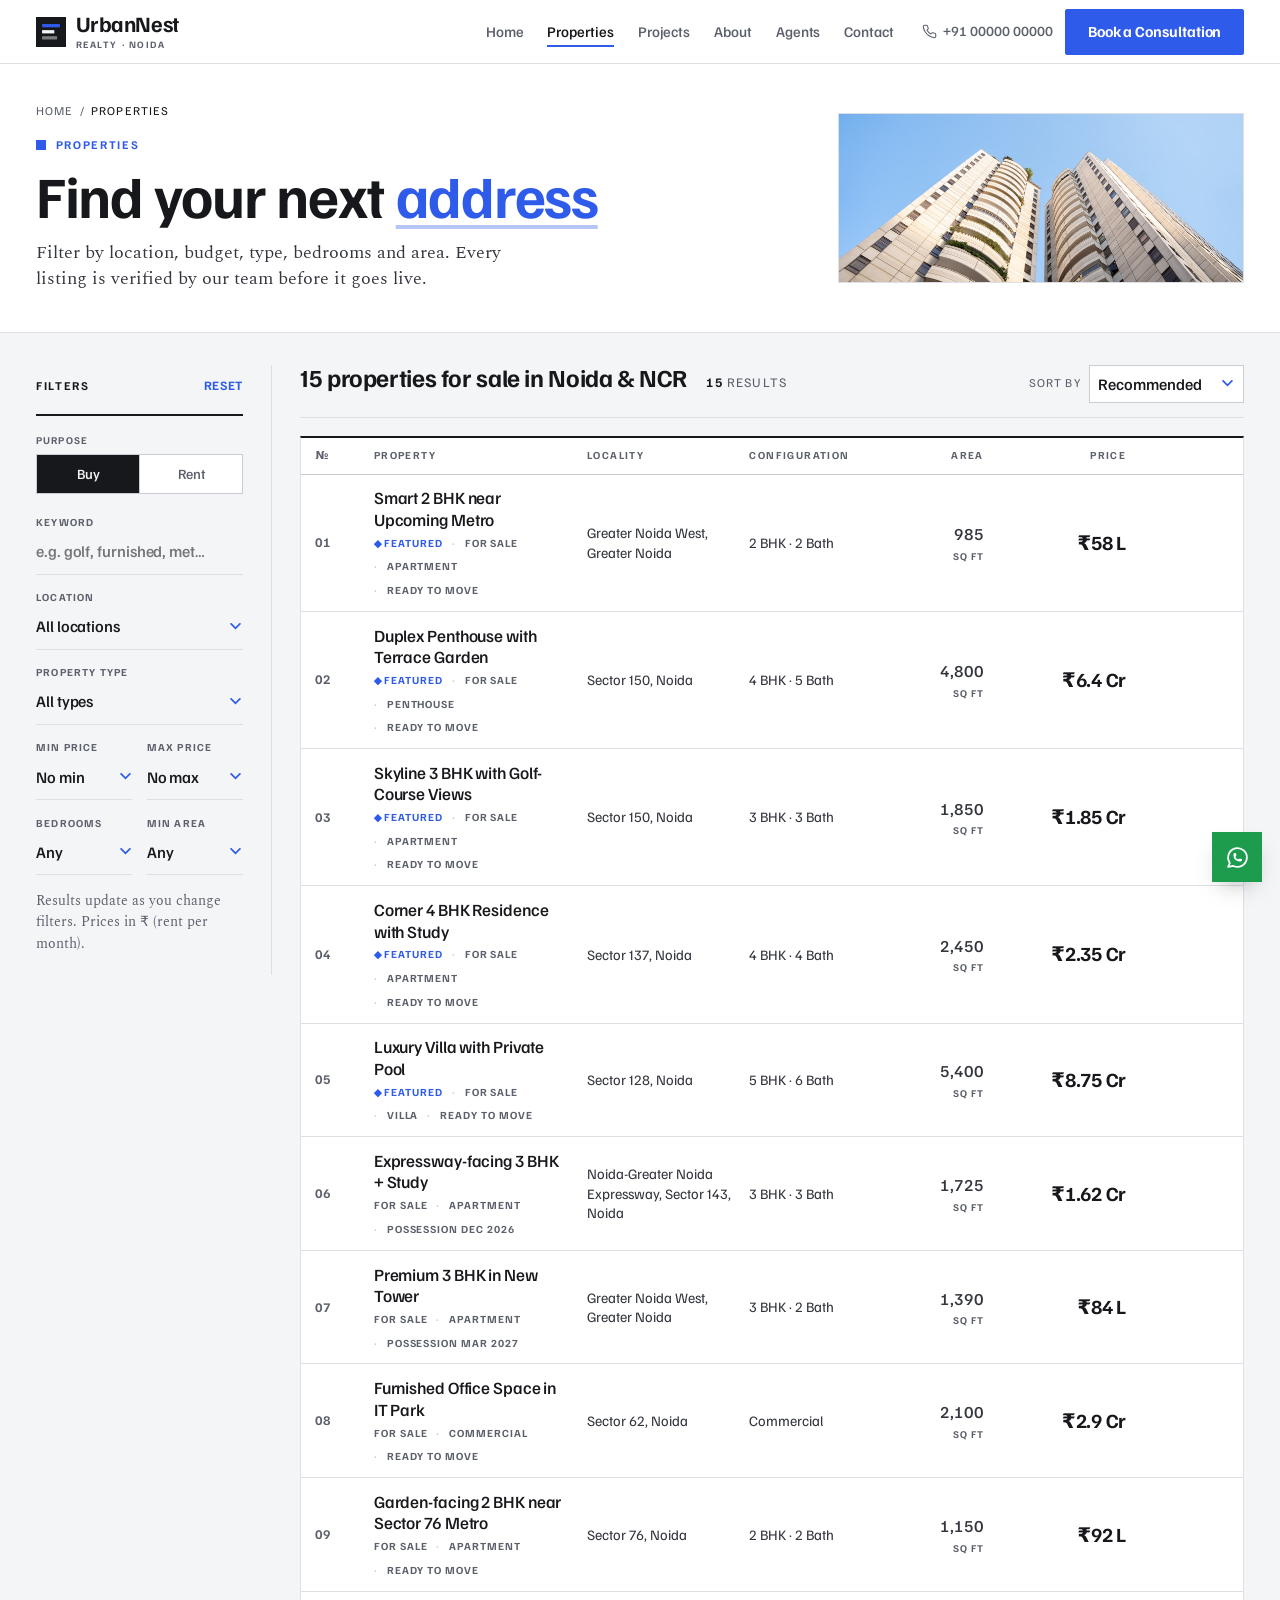
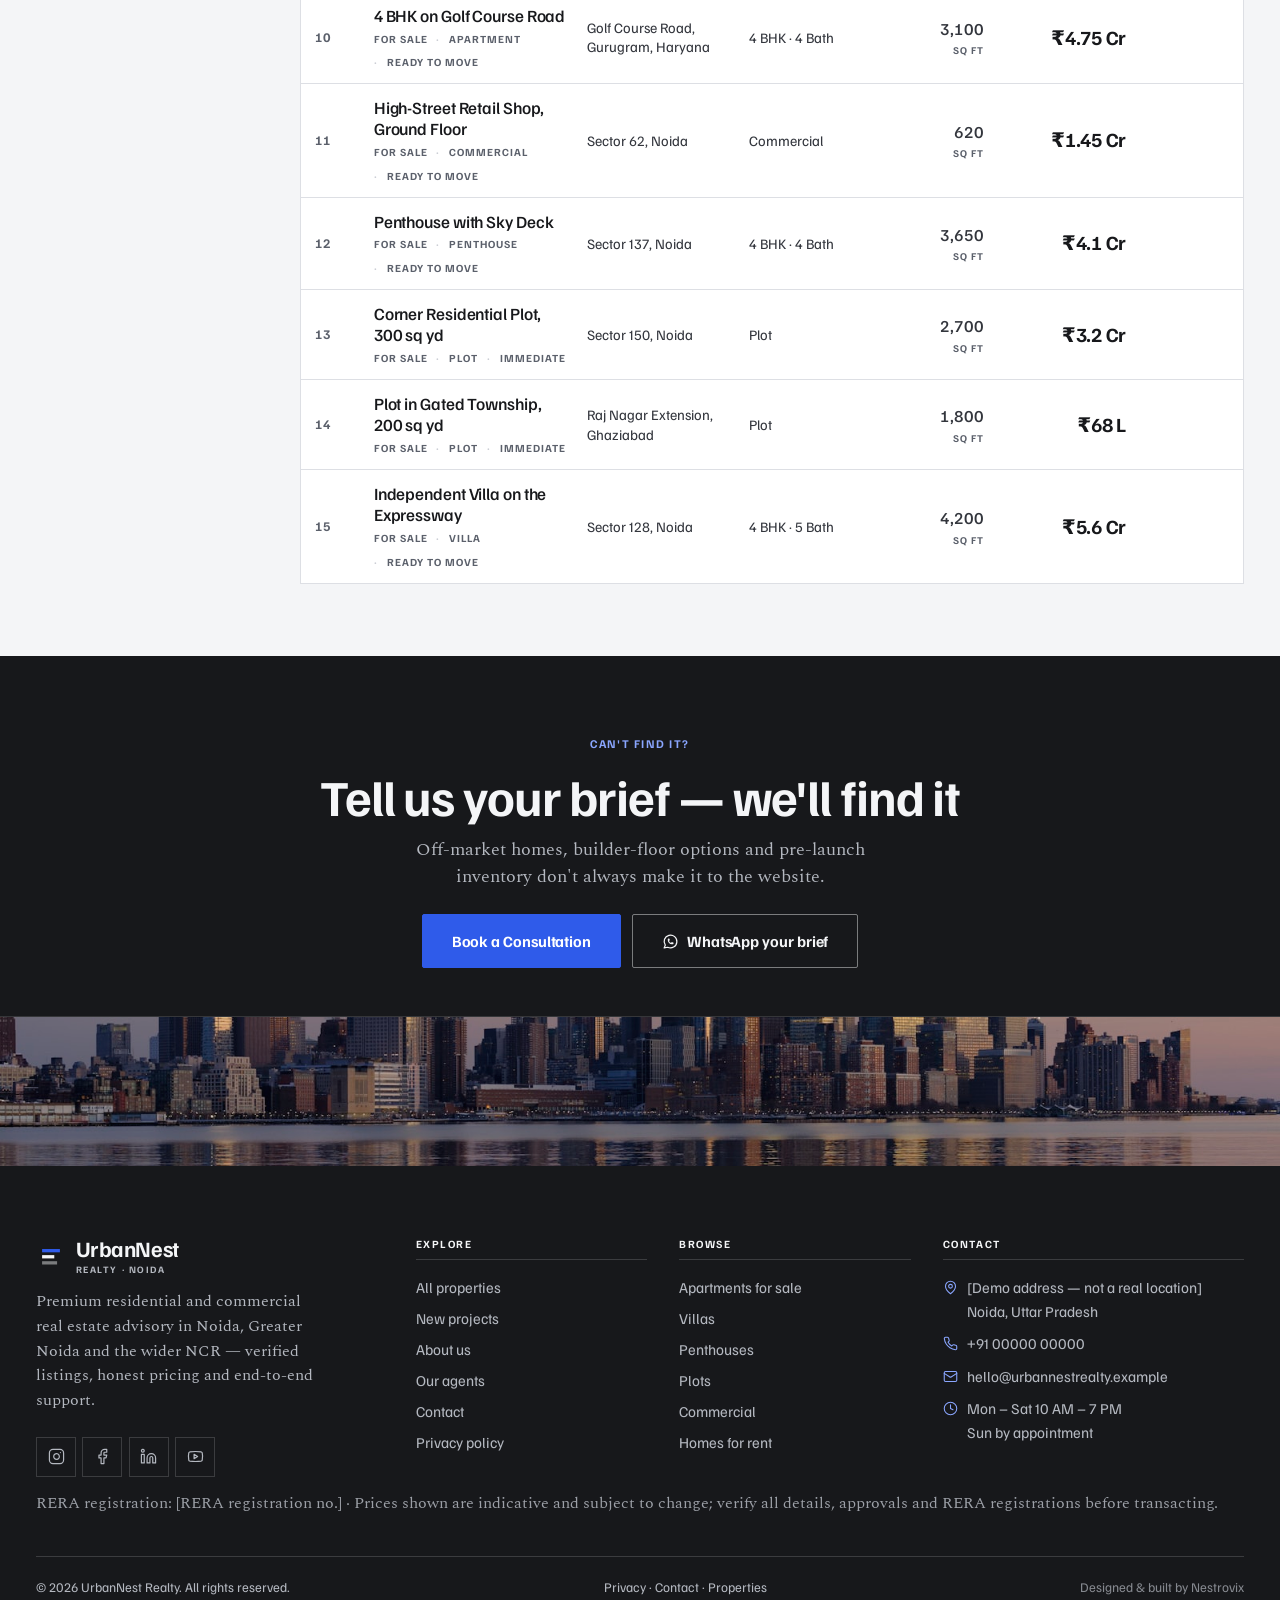
<file: properties.html>
<!DOCTYPE html>
<html lang="en">
<head>
<meta charset="UTF-8">
<meta name="viewport" content="width=device-width, initial-scale=1">
<title>Properties for Sale & Rent in Noida — Search Apartments, Villas, Penthouses, Plots | UrbanNest Realty</title>
<meta name="description" content="Search verified properties in Noida & NCR. Filter by location, type, budget, bedrooms and area — apartments, villas, penthouses, plots and commercial spaces for sale or rent.">
<link rel="canonical" href="https://urbannest.vercel.app/properties.html">
<meta property="og:type" content="website"><meta property="og:site_name" content="UrbanNest Realty">
<meta property="og:title" content="Properties for Sale & Rent in Noida — Search Apartments, Villas, Penthouses, Plots | UrbanNest Realty"><meta property="og:description" content="Search verified properties in Noida & NCR. Filter by location, type, budget, bedrooms and area — apartments, villas, penthouses, plots and commercial spaces for sale or rent.">
<meta property="og:image" content="https://urbannest.vercel.app/assets/og-image.png"><meta property="og:url" content="https://urbannest.vercel.app/properties.html">
<meta name="twitter:card" content="summary_large_image">
<meta name="theme-color" content="#17181B">
<link rel="icon" href="assets/favicon.svg" type="image/svg+xml">
<link rel="preload" href="assets/fonts/familjen-grotesk-latin-700-normal.woff2" as="font" type="font/woff2" crossorigin>
<link rel="preload" href="assets/fonts/spectral-latin-400-normal.woff2" as="font" type="font/woff2" crossorigin>
<link rel="stylesheet" href="css/style.css">
<script>document.documentElement.classList.add("js")</script>

</head>
<body><a class="skip-link" href="#main">Skip to content</a>
<svg width="0" height="0" style="position:absolute" aria-hidden="true"><defs>
<symbol id="i-phone" viewBox="0 0 24 24"><path d="M22 16.92v3a2 2 0 0 1-2.18 2 19.8 19.8 0 0 1-8.63-3.07 19.5 19.5 0 0 1-6-6A19.8 19.8 0 0 1 2.12 4.18 2 2 0 0 1 4.11 2h3a2 2 0 0 1 2 1.72c.13.96.36 1.9.7 2.81a2 2 0 0 1-.45 2.11L8.09 9.91a16 16 0 0 0 6 6l1.27-1.27a2 2 0 0 1 2.11-.45c.91.34 1.85.57 2.81.7A2 2 0 0 1 22 16.92z"/></symbol>
<symbol id="i-pin" viewBox="0 0 24 24"><path d="M20 10c0 6-8 12-8 12s-8-6-8-12a8 8 0 0 1 16 0z"/><circle cx="12" cy="10" r="3"/></symbol>
<symbol id="i-clock" viewBox="0 0 24 24"><circle cx="12" cy="12" r="10"/><path d="M12 6v6l4 2"/></symbol>
<symbol id="i-mail" viewBox="0 0 24 24"><rect width="20" height="16" x="2" y="4" rx="2"/><path d="m22 7-8.97 5.7a1.94 1.94 0 0 1-2.06 0L2 7"/></symbol>
<symbol id="i-arrow" viewBox="0 0 24 24"><path d="M5 12h14"/><path d="m12 5 7 7-7 7"/></symbol>
<symbol id="i-search" viewBox="0 0 24 24"><circle cx="11" cy="11" r="8"/><path d="m21 21-4.3-4.3"/></symbol>
<symbol id="i-x" viewBox="0 0 24 24"><path d="M18 6 6 18"/><path d="m6 6 12 12"/></symbol>
<symbol id="i-left" viewBox="0 0 24 24"><path d="m15 18-6-6 6-6"/></symbol>
<symbol id="i-right" viewBox="0 0 24 24"><path d="m9 18 6-6-6-6"/></symbol>
<symbol id="i-check" viewBox="0 0 24 24"><path d="M20 6 9 17l-5-5"/></symbol>
<symbol id="i-whatsapp" viewBox="0 0 24 24"><path d="M3 21l1.65-3.8a9 9 0 1 1 3.4 2.9L3 21" fill="none"/><path d="M9 10a.5.5 0 0 0 1 0V9a.5.5 0 0 0-1 0v1a5 5 0 0 0 5 5h1a.5.5 0 0 0 0-1h-1a.5.5 0 0 0 0 1"/></symbol>
<symbol id="i-instagram" viewBox="0 0 24 24"><rect width="20" height="20" x="2" y="2" rx="5"/><path d="M16 11.37A4 4 0 1 1 12.63 8 4 4 0 0 1 16 11.37z"/><path d="M17.5 6.5h.01"/></symbol>
<symbol id="i-facebook" viewBox="0 0 24 24"><path d="M18 2h-3a5 5 0 0 0-5 5v3H7v4h3v8h4v-8h3l1-4h-4V7a1 1 0 0 1 1-1h3z"/></symbol>
<symbol id="i-linkedin" viewBox="0 0 24 24"><path d="M16 8a6 6 0 0 1 6 6v7h-4v-7a2 2 0 0 0-2-2 2 2 0 0 0-2 2v7h-4v-7a6 6 0 0 1 6-6z"/><rect width="4" height="12" x="2" y="9"/><circle cx="4" cy="4" r="2"/></symbol>
<symbol id="i-youtube" viewBox="0 0 24 24"><path d="M2.5 17a24.12 24.12 0 0 1 0-10 2 2 0 0 1 1.4-1.4 49.56 49.56 0 0 1 16.2 0A2 2 0 0 1 21.5 7a24.12 24.12 0 0 1 0 10 2 2 0 0 1-1.4 1.4 49.55 49.55 0 0 1-16.2 0A2 2 0 0 1 2.5 17"/><path d="m10 15 5-3-5-3z"/></symbol>
<symbol id="i-bed" viewBox="0 0 24 24"><path d="M2 20v-8a2 2 0 0 1 2-2h16a2 2 0 0 1 2 2v8"/><path d="M4 10V6a2 2 0 0 1 2-2h12a2 2 0 0 1 2 2v4"/><path d="M12 4v6"/><path d="M2 18h20"/></symbol>
<symbol id="i-bath" viewBox="0 0 24 24"><path d="M9 6 6.5 3.5a1.5 1.5 0 0 0-1-.5C4.683 3 4 3.683 4 4.5V17a2 2 0 0 0 2 2h12a2 2 0 0 0 2-2v-5"/><path d="m10 5-2 2"/><path d="M2 12h20"/><path d="M7 19v2"/><path d="M17 19v2"/></symbol>
<symbol id="i-area" viewBox="0 0 24 24"><path d="M8 3H5a2 2 0 0 0-2 2v3"/><path d="M21 8V5a2 2 0 0 0-2-2h-3"/><path d="M3 16v3a2 2 0 0 0 2 2h3"/><path d="M16 21h3a2 2 0 0 0 2-2v-3"/><path d="M8 12h8"/></symbol>
<symbol id="i-home" viewBox="0 0 24 24"><path d="m3 9 9-7 9 7v11a2 2 0 0 1-2 2H5a2 2 0 0 1-2-2z"/><path d="M9 22V12h6v10"/></symbol>
<symbol id="i-building" viewBox="0 0 24 24"><rect width="16" height="20" x="4" y="2" rx="2"/><path d="M9 22v-4h6v4"/><path d="M8 6h.01M16 6h.01M12 6h.01M12 10h.01M12 14h.01M16 10h.01M16 14h.01M8 10h.01M8 14h.01"/></symbol>
<symbol id="i-key" viewBox="0 0 24 24"><circle cx="7.5" cy="15.5" r="5.5"/><path d="m21 2-9.6 9.6"/><path d="m15.5 7.5 3 3L22 7l-3-3"/></symbol>
<symbol id="i-shield" viewBox="0 0 24 24"><path d="M20 13c0 5-3.5 7.5-7.66 8.95a1 1 0 0 1-.67-.01C7.5 20.5 4 18 4 13V6a1 1 0 0 1 1-1c2 0 4.5-1.2 6.24-2.72a1.17 1.17 0 0 1 1.52 0C14.51 3.81 17 5 19 5a1 1 0 0 1 1 1z"/><path d="m9 12 2 2 4-4"/></symbol>
<symbol id="i-star" viewBox="0 0 24 24"><path d="M12 2l3.09 6.26L22 9.27l-5 4.87 1.18 6.88L12 17.77l-6.18 3.25L7 14.14 2 9.27l6.91-1.01L12 2z"/></symbol>
<symbol id="i-sliders" viewBox="0 0 24 24"><path d="M4 21v-7"/><path d="M4 10V3"/><path d="M12 21v-9"/><path d="M12 8V3"/><path d="M20 21v-5"/><path d="M20 12V3"/><path d="M2 14h4"/><path d="M10 8h4"/><path d="M18 16h4"/></symbol>
<symbol id="i-download" viewBox="0 0 24 24"><path d="M21 15v4a2 2 0 0 1-2 2H5a2 2 0 0 1-2-2v-4"/><path d="m7 10 5 5 5-5"/><path d="M12 15V3"/></symbol>
<symbol id="i-map" viewBox="0 0 24 24"><path d="M14.106 5.553a2 2 0 0 0 1.788 0l3.659-1.83A1 1 0 0 1 21 4.619v12.764a1 1 0 0 1-.553.894l-4.553 2.277a2 2 0 0 1-1.788 0l-4.212-2.106a2 2 0 0 0-1.788 0l-3.659 1.83A1 1 0 0 1 3 19.381V6.618a1 1 0 0 1 .553-.894l4.553-2.277a2 2 0 0 1 1.788 0z"/><path d="M15 5.764v15"/><path d="M9 3.236v15"/></symbol>
<symbol id="i-trend" viewBox="0 0 24 24"><path d="m22 7-8.5 8.5-5-5L2 17"/><path d="M16 7h6v6"/></symbol>
<symbol id="i-award" viewBox="0 0 24 24"><circle cx="12" cy="8" r="6"/><path d="M15.477 12.89 17 22l-5-3-5 3 1.523-9.11"/></symbol>
<symbol id="i-file" viewBox="0 0 24 24"><path d="M15 2H6a2 2 0 0 0-2 2v16a2 2 0 0 0 2 2h12a2 2 0 0 0 2-2V7Z"/><path d="M14 2v4a2 2 0 0 0 2 2h4"/><path d="M10 9H8"/><path d="M16 13H8"/><path d="M16 17H8"/></symbol>
<symbol id="i-globe" viewBox="0 0 24 24"><circle cx="12" cy="12" r="10"/><path d="M12 2a14.5 14.5 0 0 0 0 20 14.5 14.5 0 0 0 0-20"/><path d="M2 12h20"/></symbol>
<symbol id="i-sofa" viewBox="0 0 24 24"><path d="M20 9V6a2 2 0 0 0-2-2H6a2 2 0 0 0-2 2v3"/><path d="M2 16a2 2 0 0 0 2 2h16a2 2 0 0 0 2-2v-5a2 2 0 0 0-4 0v1.5a.5.5 0 0 1-.5.5h-11a.5.5 0 0 1-.5-.5V11a2 2 0 0 0-4 0z"/><path d="M4 18v2"/><path d="M20 18v2"/></symbol>
<symbol id="i-calendar" viewBox="0 0 24 24"><path d="M8 2v4"/><path d="M16 2v4"/><rect width="18" height="18" x="3" y="4" rx="2"/><path d="M3 10h18"/></symbol>
<symbol id="i-users" viewBox="0 0 24 24"><path d="M16 21v-2a4 4 0 0 0-4-4H6a4 4 0 0 0-4 4v2"/><circle cx="9" cy="7" r="4"/><path d="M22 21v-2a4 4 0 0 0-3-3.87"/><path d="M16 3.13a4 4 0 0 1 0 7.75"/></symbol>
<symbol id="i-rupee" viewBox="0 0 24 24"><path d="M6 3h12"/><path d="M6 8h12"/><path d="m6 13 8.5 8"/><path d="M6 13h3"/><path d="M9 13c6.667 0 6.667-10 0-10"/></symbol>
<symbol id="i-image" viewBox="0 0 24 24"><rect width="18" height="18" x="3" y="3" rx="2"/><circle cx="9" cy="9" r="2"/><path d="m21 15-3.086-3.086a2 2 0 0 0-2.828 0L6 21"/></symbol>
<symbol id="i-handshake" viewBox="0 0 24 24"><path d="m11 17 2 2a1 1 0 1 0 3-3"/><path d="m14 14 2.5 2.5a1 1 0 1 0 3-3l-3.88-3.88a3 3 0 0 0-4.24 0l-.88.88a1 1 0 1 1-3-3l2.81-2.81a5.79 5.79 0 0 1 7.06-.87l.47.28a2 2 0 0 0 1.42.25L21 4"/><path d="m21 3 1 11h-2"/><path d="M3 3 2 14l6.5 6.5a1 1 0 1 0 3-3"/><path d="M3 4h8"/></symbol>
<symbol id="i-percent" viewBox="0 0 24 24"><path d="M19 5 5 19"/><circle cx="6.5" cy="6.5" r="2.5"/><circle cx="17.5" cy="17.5" r="2.5"/></symbol>
<symbol id="i-eye" viewBox="0 0 24 24"><path d="M2 12s3-7 10-7 10 7 10 7-3 7-10 7-10-7-10-7Z"/><circle cx="12" cy="12" r="3"/></symbol>
<symbol id="i-compass" viewBox="0 0 24 24"><circle cx="12" cy="12" r="10"/><path d="m16.24 7.76-2.12 6.36-6.36 2.12 2.12-6.36z"/></symbol>
</defs></svg>
<header class="site-header" id="top">
  <div class="container--wide">
    <a class="brand" href="index.html" aria-label="UrbanNest Realty — home"><svg class="brand__mark" viewBox="0 0 64 64" aria-hidden="true"><rect width="64" height="64" fill="#17181B"/><rect x="13" y="15" width="38" height="7" fill="#2F5BEA"/><rect x="13" y="28" width="26" height="7" fill="#F4F5F7"/><rect x="13" y="41" width="32" height="7" fill="#F4F5F7" opacity=".45"/></svg><span>UrbanNest<small>Realty · Noida</small></span></a>
    <nav class="nav" aria-label="Primary">
      <ul class="nav__links"><li><a href="index.html">Home</a></li><li><a href="properties.html">Properties</a></li><li><a href="projects.html">Projects</a></li><li><a href="about.html">About</a></li><li><a href="agents.html">Agents</a></li><li><a href="contact.html">Contact</a></li></ul>
      <div class="nav__cta">
        <a class="nav__phone" data-href="tel" href="#"><svg class="ic"><use href="#i-phone"/></svg><span data-bind="phoneDisplay">+91 98XXX XXXXX</span></a>
        <a class="btn btn--primary" href="contact.html#consult">Book a Consultation</a>
        <button class="nav__toggle" aria-expanded="false" aria-controls="mobile-nav" aria-label="Open menu"><span></span></button>
      </div>
    </nav>
  </div>
</header>
<div class="mobile-nav" id="mobile-nav">
  <nav class="mobile-nav__links" aria-label="Mobile"><a href="index.html">Home</a><a href="properties.html">Properties</a><a href="projects.html">Projects</a><a href="about.html">About</a><a href="agents.html">Agents</a><a href="contact.html">Contact</a></nav>
  <a class="btn btn--primary btn--lg" href="contact.html#consult">Book a Consultation</a>
  <div class="mobile-nav__meta">
    <a data-href="tel" href="#"><svg class="ic"><use href="#i-phone"/></svg> <span data-bind="phoneDisplay">+91 98XXX XXXXX</span></a>
    <a data-href="whatsapp" href="#" target="_blank" rel="noopener"><svg class="ic"><use href="#i-whatsapp"/></svg> Chat on WhatsApp</a>
    <a data-href="mail" href="#"><svg class="ic"><use href="#i-mail"/></svg> <span data-bind="email">hello@urbannestrealty.example</span></a>
  </div>
</div>
<main id="main"><section class="page-hero page-hero--compact">
  <div class="container page-hero__content">
    <nav class="crumbs" aria-label="Breadcrumb"><a href="index.html">Home</a><span>/</span><span aria-current="page">Properties</span></nav>
    <span class="eyebrow">Properties</span>
    <h1>Find your next <em>address</em></h1>
    <p class="lead">Filter by location, budget, type, bedrooms and area. Every listing is verified by our team before it goes live.</p>
  <div class="hero__media"><img src="assets/images/hero-properties.jpg" alt="Two tall contemporary residential buildings photographed from below against a clear blue sky" width="1600" height="667" fetchpriority="high"></div>
  </div>
</section>
<div class="container--wide listing">
  <aside class="filters" id="filters" aria-label="Filter properties">
    <div class="filters__head"><h2>Filters</h2><div style="display:flex;gap:.5rem;align-items:center"><button class="link-reset" type="button" data-reset>Reset</button><button class="filters__close" type="button" data-filters-close aria-label="Close filters"><svg class="ic"><use href="#i-x"/></svg></button></div></div>
    <form id="filter-form" class="filters__body" novalidate>
      <div class="filters__seg"><span id="purpose-label">Purpose</span><div class="seg" role="group" aria-labelledby="purpose-label" data-purpose-seg><button type="button" data-purpose="buy" aria-pressed="true">Buy</button><button type="button" data-purpose="rent" aria-pressed="false">Rent</button></div></div>
      <div class="sfield"><label for="f-q">Keyword</label><input id="f-q" name="q" type="search" placeholder="e.g. golf, furnished, metro" autocomplete="off"></div>
      <div class="sfield"><label for="f-loc">Location</label><select id="f-loc" name="loc"><option value="">All locations</option></select></div>
      <div class="sfield"><label for="f-type">Property type</label><select id="f-type" name="type"><option value="">All types</option></select></div>
      <div class="filters__row">
        <div class="sfield"><label for="f-min">Min price</label><select id="f-min" name="min"><option value="">No min</option></select></div>
        <div class="sfield"><label for="f-max">Max price</label><select id="f-max" name="max"><option value="">No max</option></select></div>
      </div>
      <div class="filters__row">
        <div class="sfield"><label for="f-beds">Bedrooms</label><select id="f-beds" name="beds"><option value="">Any</option><option value="1">1 BHK</option><option value="2">2 BHK</option><option value="3">3 BHK</option><option value="4">4 BHK</option><option value="5">5+ BHK</option></select></div>
        <div class="sfield"><label for="f-area">Min area</label><select id="f-area" name="area"><option value="">Any</option><option value="500">500+ sq ft</option><option value="1000">1,000+ sq ft</option><option value="1500">1,500+ sq ft</option><option value="2000">2,000+ sq ft</option><option value="3000">3,000+ sq ft</option><option value="5000">5,000+ sq ft</option></select></div>
      </div>
      <p class="field__hint">Results update as you change filters. Prices in ₹ (rent per month).</p>
    </form>
    <div class="filters__foot"><button class="btn btn--dark btn--block" type="button" data-filters-apply>Show properties</button></div>
  </aside>
  <div class="filters__backdrop" data-filters-backdrop></div>
  <section class="results" aria-label="Search results" data-results-top>
    <div class="results__head">
      <h2 class="results__title" data-results-title>Properties for sale in Noida &amp; NCR</h2>
      <button class="filters-toggle" type="button" data-filters-open aria-controls="filters" aria-expanded="false"><svg class="ic"><use href="#i-sliders"/></svg> Filters <span class="badge" data-filters-badge>0</span></button>
      <p class="listing-bar__count" data-count-text aria-live="polite"><b>…</b> properties</p>
      <div class="listing-bar__sort"><label for="sort">Sort by</label><select id="sort"><option value="recommended">Recommended</option><option value="price-asc">Price: low to high</option><option value="price-desc">Price: high to low</option><option value="newest">Newest first</option><option value="area-desc">Largest area</option></select></div>
    </div>
    <div class="active-chips" data-active-chips></div>
    <div class="pindex">
      <div class="pindex__head"><span>№</span><span>Property</span><span>Locality</span><span>Configuration</span><span>Area</span><span>Price</span><span></span></div>
      <div class="pindex__rows" data-results aria-live="polite"></div>
    </div>
    <div class="empty" data-empty hidden><h3>No properties match these filters</h3><p>Try widening your budget, removing the bedroom filter or choosing “All locations”. New listings are added every week — tell us what you're after and we'll find it.</p><div class="hero__actions" style="justify-content:center"><button class="btn btn--outline-dark" type="button" data-reset>Reset filters</button><a class="btn btn--dark" href="contact.html#consult">Tell us your brief</a></div></div>
  </section>
</div>
<section class="cta-band cta-band--center"><img src="assets/images/cta-consult.jpg" alt="A dense city skyline seen across open water in clear daylight" loading="lazy" width="1600" height="667"><div class="container"><span class="eyebrow">Can't find it?</span><h2>Tell us your brief — we'll find it</h2><p class="lead">Off-market homes, builder-floor options and pre-launch inventory don't always make it to the website.</p><div class="hero__actions"><a class="btn btn--primary btn--lg" href="contact.html#consult">Book a Consultation</a><a class="btn btn--outline-light btn--lg" data-href="whatsapp" data-wa-text="Hi UrbanNest Realty! I'm looking for a property — here's my brief:" href="#" target="_blank" rel="noopener"><svg class="ic"><use href="#i-whatsapp"/></svg> WhatsApp your brief</a></div></div></section>
</main>
<!-- 12. FOOTER -->
<footer class="site-footer">
  <div class="container">
    <div class="footer-grid">
      <div>
        <a class="brand" href="index.html"><svg class="brand__mark" viewBox="0 0 64 64" aria-hidden="true"><rect width="64" height="64" fill="#17181B"/><rect x="13" y="15" width="38" height="7" fill="#2F5BEA"/><rect x="13" y="28" width="26" height="7" fill="#F4F5F7"/><rect x="13" y="41" width="32" height="7" fill="#F4F5F7" opacity=".45"/></svg><span>UrbanNest<small>Realty · Noida</small></span></a>
        <p>Premium residential and commercial real estate advisory in Noida, Greater Noida and the wider NCR — verified listings, honest pricing and end-to-end support.</p>
        <div class="socials mt-3">
          <a data-href="instagram" href="#" target="_blank" rel="noopener" aria-label="Instagram"><svg class="ic"><use href="#i-instagram"/></svg></a>
          <a data-href="facebook" href="#" target="_blank" rel="noopener" aria-label="Facebook"><svg class="ic"><use href="#i-facebook"/></svg></a>
          <a data-href="linkedin" href="#" target="_blank" rel="noopener" aria-label="LinkedIn"><svg class="ic"><use href="#i-linkedin"/></svg></a>
          <a data-href="youtube" href="#" target="_blank" rel="noopener" aria-label="YouTube"><svg class="ic"><use href="#i-youtube"/></svg></a>
        </div>
      </div>
      <div><h4>Explore</h4><div class="footer-links"><a href="properties.html">All properties</a><a href="projects.html">New projects</a><a href="about.html">About us</a><a href="agents.html">Our agents</a><a href="contact.html">Contact</a><a href="privacy.html">Privacy policy</a></div></div>
      <div><h4>Browse</h4><div class="footer-links"><a href="properties.html?type=apartment">Apartments for sale</a><a href="properties.html?type=villa">Villas</a><a href="properties.html?type=penthouse">Penthouses</a><a href="properties.html?type=plot">Plots</a><a href="properties.html?type=commercial">Commercial</a><a href="properties.html?purpose=rent">Homes for rent</a></div></div>
      <div><h4>Contact</h4><div class="footer-contact">
        <span><svg class="ic"><use href="#i-pin"/></svg><span><span data-bind="addressLine1">[Address]</span><br><span data-bind="addressLine2">Noida, Uttar Pradesh</span></span></span>
        <a data-href="tel" href="#"><svg class="ic"><use href="#i-phone"/></svg><span data-bind="phoneDisplay">+91 98XXX XXXXX</span></a>
        <a data-href="mail" href="#"><svg class="ic"><use href="#i-mail"/></svg><span data-bind="email">hello@urbannestrealty.example</span></a>
        <span><svg class="ic"><use href="#i-clock"/></svg><span>Mon – Sat 10 AM – 7 PM<br>Sun by appointment</span></span>
      </div></div>
    </div>
    <p class="footer-legal">RERA registration: <span data-bind="rera">[RERA registration no.]</span> · Prices shown are indicative and subject to change; verify all details, approvals and RERA registrations before transacting.</p>
    <div class="footer-bottom">
      <span>© <span data-year>2026</span> UrbanNest Realty. All rights reserved.</span>
      <span><a href="privacy.html">Privacy</a> · <a href="contact.html">Contact</a> · <a href="properties.html">Properties</a></span>
      <span class="made">Designed &amp; built by Nestrovix</span>
    </div>
  </div>
</footer>
<a class="whatsapp-float" data-href="whatsapp" href="#" target="_blank" rel="noopener" aria-label="Chat with us on WhatsApp"><svg class="ic"><use href="#i-whatsapp"/></svg></a>
<script src="js/config.js"></script>
<script src="js/properties-data.js"></script>
<script src="js/projects-data.js"></script>
<script src="js/agents-data.js"></script>
<script src="js/main.js"></script><script src="js/properties.js"></script></body></html>
</file>
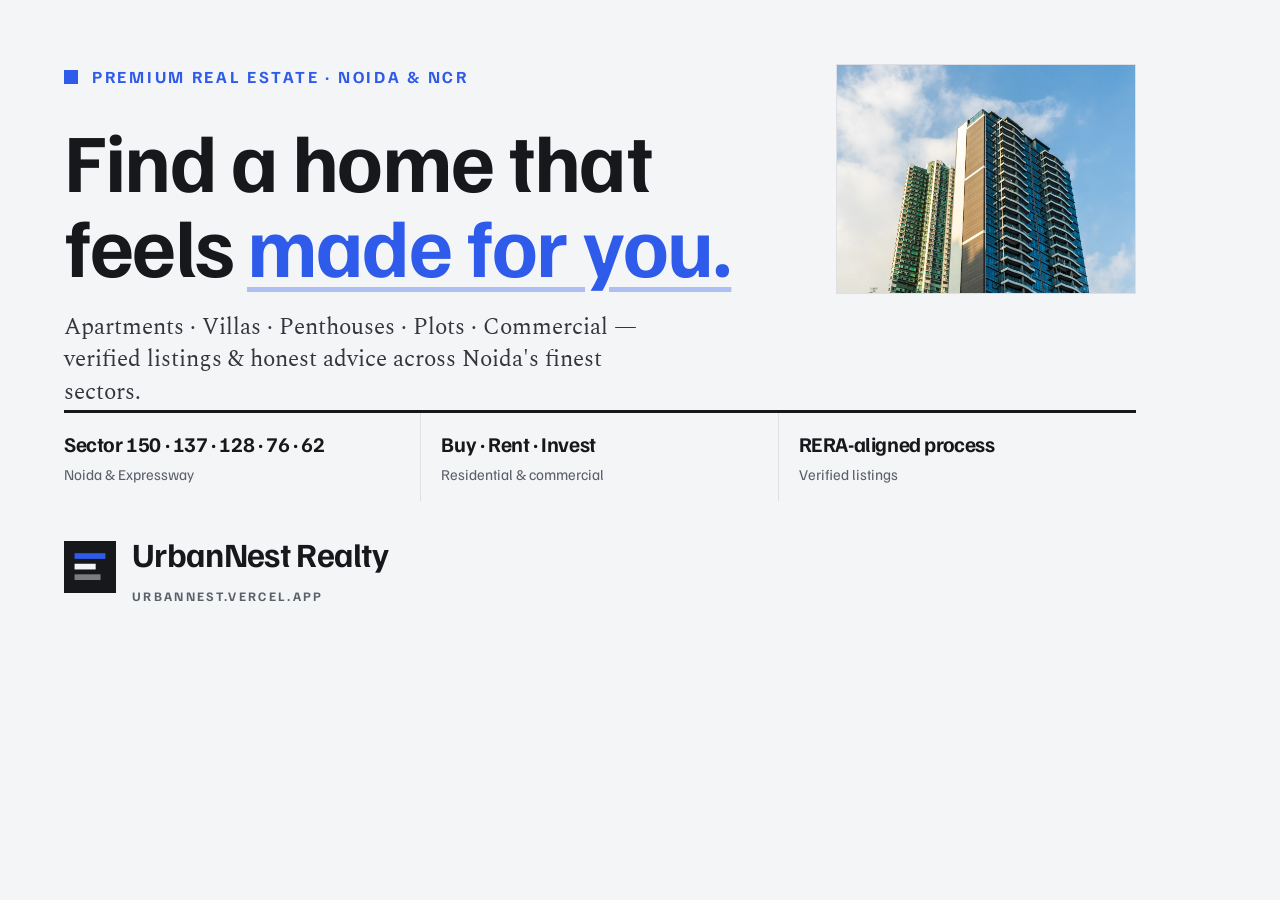
<file: _build/og.html>
<!DOCTYPE html><html><head><meta charset="UTF-8"><link rel="stylesheet" href="../css/style.css"><style>
body{margin:0;width:1200px;height:630px;background:#F4F5F7;position:relative;overflow:hidden;font-family:var(--font-body);color:#17181B}
.plate{position:absolute;right:64px;top:64px;width:300px;height:230px;object-fit:cover;border:1px solid #DDDFE4;background:#E9EBEF}
.c{position:absolute;inset:0;padding:64px;display:flex;flex-direction:column;justify-content:space-between}
.e{font-family:var(--font-head);font-size:17px;letter-spacing:.16em;text-transform:uppercase;color:#2F5BEA;font-weight:700;display:flex;align-items:center;gap:14px}
.e::before{content:"";width:14px;height:14px;background:#2F5BEA}
h1{font-family:var(--font-head);font-size:83px;line-height:1.03;margin:26px 0 0;font-weight:700;letter-spacing:-.022em;max-width:760px}
h1 em{font-style:normal;color:#2F5BEA;text-decoration:underline;text-decoration-thickness:.06em;text-underline-offset:.12em;text-decoration-color:rgba(47,91,234,.35)}
.s{font-size:23px;color:#33363D;margin-top:24px;max-width:620px;line-height:1.42}
.band{display:grid;grid-template-columns:repeat(3,1fr);border-top:3px solid #17181B;font-family:var(--font-head);font-size:15px;color:#5B606B;margin-bottom:26px;font-variant-numeric:lining-nums tabular-nums}
.band div{padding:14px 20px 14px 0;border-right:1px solid #DDDFE4}
.band div:last-child{border-right:0}
.band div+div{padding-left:20px}
.band b{display:block;font-size:21px;font-weight:700;letter-spacing:-.019em;color:#17181B;margin-bottom:3px}
.b{display:flex;align-items:center;gap:16px;font-family:var(--font-head);font-weight:700;font-size:34px;letter-spacing:-.02em}
.b small{display:block;font-family:var(--font-head);font-size:13px;letter-spacing:.18em;text-transform:uppercase;color:#5B606B;font-weight:700;margin-top:6px}
</style></head><body><img class="plate" src="../assets/images/hero-home.jpg" alt=""><div class="c">
<div><div class="e">Premium real estate · Noida &amp; NCR</div><h1>Find a home that feels <em>made for you.</em></h1><div class="s">Apartments · Villas · Penthouses · Plots · Commercial — verified listings &amp; honest advice across Noida's finest sectors.</div></div>
<div>
<div class="band"><div><b>Sector 150 · 137 · 128 · 76 · 62</b>Noida &amp; Expressway</div><div><b>Buy · Rent · Invest</b>Residential &amp; commercial</div><div><b>RERA-aligned process</b>Verified listings</div></div>
<div class="b"><svg width="52" height="52" viewBox="0 0 64 64"><rect width="64" height="64" fill="#17181B"/><rect x="13" y="15" width="38" height="7" fill="#2F5BEA"/><rect x="13" y="28" width="26" height="7" fill="#F4F5F7"/><rect x="13" y="41" width="32" height="7" fill="#F4F5F7" opacity=".45"/></svg><span>UrbanNest Realty<small>urbannest.vercel.app</small></span></div>
</div></div></body></html>
</file>
<file: css/style.css>
/* ============================================================
   URBANNEST REALTY — Premium Real Estate · Noida
   Design system & styles
   Identity: graphite ink × signal blue × paper · property INDEX, not brochure
   Display: Familjen Grotesk (400/500/700) · Body: Spectral (400/500/600)
   ============================================================ */

/* ---------- Fonts (self-hosted, no third-party requests) ---------- */
/* Familjen Grotesk ships 400/500/700 — there is no 600. Every rule that used to ask for
   600 now names 500 or 700 explicitly (700 where the old semibold was carrying a small
   label or a control, 500 where it was a quiet mid-step), so nothing is synthesised. */
@font-face{font-family:"Familjen Grotesk";font-style:normal;font-weight:400;font-display:swap;src:url("../assets/fonts/familjen-grotesk-latin-400-normal.woff2") format("woff2")}
@font-face{font-family:"Familjen Grotesk";font-style:normal;font-weight:500;font-display:swap;src:url("../assets/fonts/familjen-grotesk-latin-500-normal.woff2") format("woff2")}
@font-face{font-family:"Familjen Grotesk";font-style:normal;font-weight:700;font-display:swap;src:url("../assets/fonts/familjen-grotesk-latin-700-normal.woff2") format("woff2")}
@font-face{font-family:"Spectral";font-style:normal;font-weight:400;font-display:swap;src:url("../assets/fonts/spectral-latin-400-normal.woff2") format("woff2")}
@font-face{font-family:"Spectral";font-style:normal;font-weight:500;font-display:swap;src:url("../assets/fonts/spectral-latin-500-normal.woff2") format("woff2")}
@font-face{font-family:"Spectral";font-style:normal;font-weight:600;font-display:swap;src:url("../assets/fonts/spectral-latin-600-normal.woff2") format("woff2")}

/* ---------- Tokens ---------- */
:root{
  /* palette */
  --paper:#F4F5F7;           /* page ground + alternate bands */
  --paper-2:#E9EBEF;         /* pressed / hover surfaces on paper */
  --surface:#FFFFFF;         /* rails, rows, inputs, white sections */
  --ink:#17181B;             /* graphite ink + dark sections */
  --ink-2:#212327;           /* raised surfaces on graphite */
  --blue:#2F5BEA;            /* signal blue — links, actions, markers */
  --blue-tint:rgba(47,91,234,.08);
  --blue-lt:#8AA6FF;         /* blue for text on graphite (≥ 4.5:1) */
  --muted:#5B606B;           /* secondary text on light (≥ 4.5:1) */
  --line:#DDDFE4;            /* hairline on light */
  --line-2:#C9CCD3;          /* stronger hairline */
  --line-dark:rgba(244,245,247,.16);
  --on-dark:#F4F5F7;
  --on-dark-muted:#B4B8C0;
  --body-ink:#33363D;        /* long-form paragraph ink */
  --whatsapp:#1E9C4E;
  --error:#B3261E;
  --success:#1F6B41;
  /* legacy aliases (kept so no rule silently loses its colour) */
  --white:var(--surface);--off:var(--paper);--off-2:var(--paper-2);
  --charcoal:var(--ink);--charcoal-2:var(--ink-2);

  /* typography */
  --font-head:"Familjen Grotesk",ui-sans-serif,system-ui,-apple-system,"Segoe UI",Roboto,sans-serif;
  --font-body:"Spectral",Georgia,"Times New Roman",serif;
  /* Familjen Grotesk sets a shorter cap (0.65em vs 0.71em) and a shorter x-height
     (0.50em vs 0.53em) than the grotesque it replaces, and runs ~9% narrower, so every
     display step goes up ~7% — uppercase labels ~9% — to hold the same optical size,
     and the tight negative tracking is relaxed by about a fifth for the same reason. */
  --text-hero:clamp(2.73rem,6.26vw,5.3rem);
  --text-h2:clamp(1.87rem,3.21vw,2.62rem);
  --text-h3:clamp(1.18rem,1.55vw,1.35rem);
  /* Spectral carries the same x-height as the serif it replaces (0.45em) and sets ~4%
     wider, so the reading sizes hold as they are; only the ch measures are recomputed. */
  --lead:clamp(1.1rem,1.32vw,1.28rem);
  --label:.74rem;

  /* spacing (4pt) */
  --s-1:.25rem;--s-2:.5rem;--s-3:.75rem;--s-4:1rem;--s-5:1.5rem;--s-6:2rem;--s-7:3rem;--s-8:4rem;--s-9:6rem;--s-10:8rem;
  --section-y:clamp(3.25rem,7vw,5.5rem);
  --container:1240px;--gutter:clamp(1.15rem,3.5vw,2.25rem);

  /* shape & motion */
  --r-sm:2px;--r-md:2px;--r-lg:3px;
  --ease:cubic-bezier(.22,.61,.36,1);
  --dur-1:160ms;--dur-2:300ms;--dur-3:520ms;
  --shadow-sheet:0 -18px 40px -24px rgba(23,24,27,.45);
  --header-h:64px;--header-scrolled:64px;
}

/* ---------- Base ---------- */
*,*::before,*::after{box-sizing:border-box;margin:0;padding:0}
html{scroll-behavior:smooth;scroll-padding-top:calc(var(--header-h) + 16px);-webkit-text-size-adjust:100%}
html,body{overflow-x:clip}
body{font-family:var(--font-body);font-size:18.5px;line-height:1.58;color:var(--ink);background:var(--paper);-webkit-font-smoothing:antialiased;font-variant-numeric:lining-nums proportional-nums;font-synthesis-weight:none}
img,svg,video,iframe{display:block;max-width:100%}
img{height:auto}
a{color:inherit;text-decoration:none}
button{font:inherit;color:inherit;background:none;border:0;cursor:pointer}
ul,ol{list-style:none}
:focus-visible{outline:2px solid var(--blue);outline-offset:2px;border-radius:0}
.section--dark :focus-visible,.site-footer :focus-visible,.mobile-nav :focus-visible,.lightbox :focus-visible{outline-color:var(--blue-lt)}
::selection{background:var(--blue);color:#fff}
.sr-only{position:absolute;width:1px;height:1px;padding:0;margin:-1px;overflow:hidden;clip:rect(0,0,0,0);white-space:nowrap;border:0}
.skip-link{position:fixed;top:-60px;left:1rem;z-index:1000;background:var(--blue);color:#fff;padding:.7rem 1rem;font-family:var(--font-head);font-weight:700;transition:top var(--dur-1) var(--ease)}
.skip-link:focus{top:1rem}

h1,h2,h3,h4{font-family:var(--font-head);font-weight:700;line-height:1.06;letter-spacing:-.022em}
h1{font-size:var(--text-hero)}
h2{font-size:var(--text-h2)}
h3{font-size:var(--text-h3);font-weight:500;letter-spacing:-.009em;line-height:1.2}
h4{font-weight:500}
h1 em,h2 em{font-style:normal;color:var(--blue);text-decoration:underline;text-decoration-thickness:.07em;text-underline-offset:.12em;text-decoration-color:rgba(47,91,234,.35)}
.section--dark h1 em,.section--dark h2 em,.cta-band h2 em,.page-hero--dark h1 em{color:var(--blue-lt);text-decoration-color:rgba(138,166,255,.35)}
p{max-width:57ch}
.lead{font-size:var(--lead);line-height:1.52;color:var(--body-ink)}
.eyebrow{display:inline-flex;align-items:center;gap:.6rem;font-family:var(--font-head);font-size:var(--label);letter-spacing:.14em;text-transform:uppercase;font-weight:700;color:var(--blue)}
.eyebrow::before{content:"";width:10px;height:10px;background:var(--blue);flex:none}
.muted{color:var(--muted)}
.section--dark .muted{color:var(--on-dark-muted)}
.section--dark .eyebrow,.cta-band .eyebrow,.site-footer .eyebrow{color:var(--blue-lt)}
.section--dark .eyebrow::before,.cta-band .eyebrow::before,.site-footer .eyebrow::before{background:var(--blue-lt)}
.tnum{font-variant-numeric:lining-nums tabular-nums}

/* FIGURES. The grotesque this file used to set had a hostile `tnum`: it widened the
   digits AND swapped comma, period, colon and semicolon for full-figure-width variants,
   so "₹6.4 Cr" set as "₹6 . 4 Cr". Both new faces were measured for exactly that trap
   and both are clean — Familjen Grotesk and Spectral already draw every digit on one
   fixed advance (567/1000 and 500/1000 respectively) and their `tnum` leaves period and
   comma at their normal widths. Tabular figures are therefore safe on the money and area
   columns as well as on the bare numeral stacks, and that is where they now go: the
   index reads down a true column. Running text, headings and labels stay proportional
   so nothing gaps mid-sentence. */
h1,h2,h3,h4,.eyebrow,.prow__loc,.prow__cfg,.project__rera,
.floor-plan__bar,.agent__langs,.review footer,.footer-contact,.crumbs,
.pindex__foot,.pnum{font-variant-numeric:lining-nums proportional-nums}
/* the right-aligned columns — verified safe under tnum for both new faces */
.prow__area,.prow__price,.prop-price,.prop-price-box small,.fact b,.hours,
.project__facts b{font-variant-numeric:lining-nums tabular-nums}

.container{width:min(100% - 2*var(--gutter),var(--container));margin-inline:auto}
.container--wide{width:min(100% - 2*var(--gutter),1560px);margin-inline:auto}
.section{padding-block:var(--section-y)}
.section--white{background:var(--surface);color:var(--ink)}
.section--off{background:var(--paper);color:var(--ink)}
.section--dark{background:var(--ink);color:var(--on-dark)}
.section-head{max-width:760px;margin-bottom:clamp(1.75rem,3.5vw,2.75rem);padding-top:1.1rem;border-top:2px solid var(--ink)}
.section--dark .section-head{border-top-color:var(--on-dark)}
.section-head.center{margin-inline:auto;text-align:center}
.section-head.center .eyebrow::before{display:none}
.section-head h2{margin-top:.6rem}
.section-head p{margin-top:.75rem;color:var(--muted)}
.section--dark .section-head p{color:var(--on-dark-muted)}
.section-head.center p{margin-inline:auto}
.section-head.split{display:flex;justify-content:space-between;align-items:end;gap:1.5rem 2rem;max-width:none}
.section-head.split > div{max-width:640px}

/* ---------- Buttons ---------- */
.btn{display:inline-flex;align-items:center;justify-content:center;gap:.5rem;min-height:46px;padding:.7rem 1.35rem;font-family:var(--font-head);font-weight:700;font-size:.96rem;letter-spacing:-.005em;border-radius:var(--r-sm);border:1px solid transparent;transition:background var(--dur-1) var(--ease),color var(--dur-1) var(--ease),border-color var(--dur-1) var(--ease),box-shadow var(--dur-1) var(--ease);white-space:nowrap;line-height:1.2}
.btn svg{width:17px;height:17px}
.btn--primary{background:var(--blue);color:#fff;border-color:var(--blue)}
.btn--primary:hover{background:#2449C6;border-color:#2449C6}
.btn--dark{background:var(--ink);color:var(--on-dark);border-color:var(--ink)}
.btn--dark:hover{background:var(--ink-2)}
.btn--light{background:var(--surface);color:var(--ink);border-color:var(--surface)}
.btn--light:hover{background:var(--paper)}
.btn--outline-light{color:var(--on-dark);border-color:rgba(244,245,247,.45)}
.btn--outline-light:hover{background:rgba(244,245,247,.1);border-color:var(--on-dark)}
.btn--outline-dark{color:var(--ink);border-color:var(--line-2);background:var(--surface)}
.btn--outline-dark:hover{border-color:var(--ink);background:var(--paper)}
.btn--whatsapp{background:var(--whatsapp);color:#fff;border-color:var(--whatsapp)}
.btn--whatsapp:hover{background:#177f3f;border-color:#177f3f}
.btn--lg{min-height:54px;padding:.95rem 1.8rem;font-size:.98rem}
.btn--sm{min-height:40px;padding:.5rem 1rem;font-size:.83rem}
.btn--block{width:100%}
.btn[disabled],.btn[aria-busy="true"]{opacity:.65;cursor:progress}
.link-arrow{display:inline-flex;align-items:center;gap:.45rem;font-family:var(--font-head);font-weight:700;font-size:.94rem;color:var(--blue);border-bottom:1px solid transparent;padding-bottom:2px}
.link-arrow svg{width:15px;height:15px;transition:transform var(--dur-1) var(--ease)}
.link-arrow:hover{border-bottom-color:currentColor}
.link-arrow:hover svg{transform:translateX(3px)}
.section--dark .link-arrow,.site-footer .link-arrow,.cta-band .link-arrow{color:var(--blue-lt)}

/* ---------- Icons, tags, flags ---------- */
.ic{width:1em;height:1em;stroke:currentColor;stroke-width:1.7;fill:none;stroke-linecap:round;stroke-linejoin:round;flex:none}
.tag{display:inline-flex;align-items:center;gap:.3rem;font-family:var(--font-head);font-size:.69rem;letter-spacing:.09em;text-transform:uppercase;font-weight:700;padding:.3rem .5rem;border-radius:0;line-height:1;white-space:nowrap}
.tag--key{background:var(--blue);color:#fff}
.tag--light{background:var(--surface);color:var(--ink);box-shadow:inset 0 0 0 1px var(--line)}
.tag--dark{background:var(--ink);color:var(--on-dark)}
.tag--outline{box-shadow:inset 0 0 0 1px var(--line-2);color:var(--muted)}
.tag--success{background:rgba(31,107,65,.1);color:var(--success)}

/* ---------- Header (flat, sticky, always solid — no photo scrim) ---------- */
.site-header{position:sticky;top:0;z-index:100;height:var(--header-h);display:flex;align-items:center;background:var(--surface);color:var(--ink);border-bottom:1px solid var(--line)}
.site-header::before{display:none}
.site-header.is-scrolled{box-shadow:0 1px 0 var(--line)}
.site-header .container--wide{display:flex;align-items:center;justify-content:space-between;gap:1.5rem}
.brand{display:flex;align-items:center;gap:.6rem;font-family:var(--font-head);font-weight:700;font-size:1.37rem;letter-spacing:-.02em;line-height:1}
.brand__mark{width:30px;height:30px;flex:none}
.brand small{display:block;font-family:var(--font-head);font-size:.61rem;letter-spacing:.16em;text-transform:uppercase;font-weight:700;color:var(--muted);margin-top:.28rem}
.site-footer .brand small{color:var(--on-dark-muted)}
.nav{display:flex;align-items:center;gap:1.75rem}
.nav__links{display:flex;gap:1.5rem}
.nav__links a{position:relative;font-family:var(--font-head);font-size:.92rem;font-weight:500;letter-spacing:-.005em;padding:.45rem 0;color:var(--muted)}
.nav__links a::after{content:"";position:absolute;left:0;bottom:0;width:100%;height:2px;background:var(--blue);transform:scaleX(0);transform-origin:right;transition:transform var(--dur-2) var(--ease)}
.nav__links a:hover{color:var(--ink)}
.nav__links a:hover::after,.nav__links a[aria-current="page"]::after{transform:scaleX(1);transform-origin:left}
.nav__links a[aria-current="page"]{color:var(--ink);font-weight:500}
.nav__cta{display:flex;align-items:center;gap:.75rem}
.nav__phone{display:inline-flex;align-items:center;gap:.4rem;font-family:var(--font-head);font-size:.88rem;font-weight:500;color:var(--muted);font-variant-numeric:lining-nums tabular-nums}
.nav__phone:hover{color:var(--ink)}
.nav__phone .ic{width:15px;height:15px}
.nav__toggle{display:none;width:46px;height:46px;align-items:center;justify-content:center;border:1px solid var(--line-2);border-radius:var(--r-sm)}
.nav__toggle span{display:block;width:20px;height:2px;background:currentColor;position:relative;transition:background var(--dur-1)}
.nav__toggle span::before,.nav__toggle span::after{content:"";position:absolute;left:0;width:20px;height:2px;background:currentColor;transition:transform var(--dur-2) var(--ease),top var(--dur-2) var(--ease)}
.nav__toggle span::before{top:-6px}.nav__toggle span::after{top:6px}
.nav__toggle[aria-expanded="true"] span{background:transparent}
.nav__toggle[aria-expanded="true"] span::before{top:0;transform:rotate(45deg)}
.nav__toggle[aria-expanded="true"] span::after{top:0;transform:rotate(-45deg)}

/* mobile drawer */
.mobile-nav{position:fixed;inset:0;z-index:90;background:var(--ink);color:var(--on-dark);padding:calc(var(--header-h) + 1.25rem) var(--gutter) 2rem;display:flex;flex-direction:column;gap:1.5rem;transform:translateX(100%);transition:transform var(--dur-2) var(--ease);overflow-y:auto;visibility:hidden}
.mobile-nav.is-open{transform:none;visibility:visible}
.mobile-nav__links a{display:flex;justify-content:space-between;align-items:baseline;font-family:var(--font-head);font-weight:700;letter-spacing:-.015em;font-size:1.87rem;padding:.5rem 0;border-bottom:1px solid var(--line-dark)}
.mobile-nav__links a[aria-current="page"]{color:var(--blue-lt)}
.mobile-nav__meta{display:grid;gap:.9rem;font-size:1.02rem;color:var(--on-dark-muted)}
.mobile-nav__meta a,.mobile-nav__meta > span{display:flex;align-items:center;gap:.65rem;color:var(--on-dark)}
.mobile-nav__meta .ic{width:17px;height:17px;flex:none;color:var(--blue-lt)}
body.nav-open{overflow:hidden}

/* ---------- Home masthead: THE QUERY BUILDER ----------
   The first screen is the search. A scrimmed architectural photograph carries a
   sentence the visitor completes with inline native <select>s; a live count of the
   real listings sits under it and carries the selection into properties.html. */
.qhero{position:relative;background:var(--ink);color:var(--on-dark);border-bottom:1px solid var(--ink);overflow:hidden;isolation:isolate}
.qhero__media{position:absolute;inset:0;z-index:0}
.qhero__media img{width:100%;height:100%;object-fit:cover;object-position:50% 30%;filter:grayscale(.72) contrast(.95) brightness(1.06)}
/* two scrims: a directional one that keeps the towers legible on the right, and a
   base wash that holds the sentence at ≥ 4.5:1 wherever the photograph goes pale */
.qhero__media::after{content:"";position:absolute;inset:0;background:
  linear-gradient(101deg,rgba(23,24,27,.95) 0%,rgba(23,24,27,.9) 34%,rgba(23,24,27,.6) 68%,rgba(23,24,27,.36) 100%),
  linear-gradient(180deg,rgba(23,24,27,.45) 0%,rgba(23,24,27,.2) 40%,rgba(23,24,27,.62) 100%)}
.qhero__inner{position:relative;z-index:1;padding-block:clamp(2.5rem,6vw,4.5rem) clamp(2.25rem,5vw,3.75rem)}
.qhero .eyebrow{color:var(--blue-lt)}
.qhero .eyebrow::before{background:var(--blue-lt)}
.qhero__title{margin-top:.85rem;max-width:16ch;font-size:clamp(1.36rem,2.3vw,2.06rem);font-weight:500;letter-spacing:-.014em;color:var(--on-dark)}
.qhero__title em{color:var(--blue-lt);text-decoration-color:rgba(138,166,255,.4)}

/* the sentence */
.qhero__builder{margin-top:clamp(1.5rem,3.5vw,2.5rem);max-width:min(100%,54rem);border-top:2px solid rgba(244,245,247,.28);padding-top:clamp(1.1rem,2.5vw,1.6rem)}
.qhero__sentence{max-width:none;font-family:var(--font-head);font-weight:400;font-size:clamp(1.62rem,4vw,2.95rem);line-height:1.44;letter-spacing:-.02em;color:var(--on-dark-muted);font-variant-numeric:lining-nums proportional-nums;text-wrap:pretty}
.qb-txt{color:var(--on-dark-muted)}
.qb-stop{color:var(--blue-lt)}
.qb-slot{display:inline-block;position:relative;max-width:100%}
/* the ghost carries the *current* label so the control is only as wide as what it says —
   a bare <select> would size itself to its widest option and blow the sentence apart */
.qb-ghost{position:absolute;left:0;top:0;visibility:hidden;pointer-events:none;white-space:pre;font-weight:700;padding:0 1.05em .04em .04em}
.qb-slot select{appearance:none;-webkit-appearance:none;font:inherit;font-weight:700;letter-spacing:inherit;color:var(--on-dark);background:transparent;border:0;border-bottom:2px solid rgba(138,166,255,.55);border-radius:0;padding:0 1.05em .04em .04em;margin:0;max-width:100%;cursor:pointer;transition:border-color var(--dur-1) var(--ease),color var(--dur-1) var(--ease)}
.qb-slot select:hover{border-bottom-color:var(--blue-lt)}
.qb-slot select:focus-visible{outline:2px solid var(--blue-lt);outline-offset:3px}
.qb-slot select option,.qb-slot select optgroup{color:var(--ink);background:var(--surface);font-size:1rem;font-weight:400;letter-spacing:normal}
.qb-slot::after{content:"";position:absolute;right:.3em;top:.44em;width:.36em;height:.36em;border-right:.11em solid var(--blue-lt);border-bottom:.11em solid var(--blue-lt);transform:rotate(45deg);pointer-events:none}

/* the live count */
.qhero__result{max-width:none;display:flex;align-items:baseline;flex-wrap:wrap;gap:.15rem .85rem;margin-top:clamp(1.15rem,2.6vw,1.8rem);font-family:var(--font-head);font-size:clamp(.98rem,1.35vw,1.14rem);color:var(--on-dark-muted)}
.qhero__count b{display:inline-block;color:var(--on-dark);font-weight:700;font-size:clamp(1.32rem,2.1vw,1.72rem);letter-spacing:-.015em;margin-right:.3rem;font-variant-numeric:lining-nums tabular-nums;transition:opacity var(--dur-1) var(--ease)}
.qhero__count.is-swapping b{opacity:.35}
.qhero__go{display:inline-flex;align-items:center;gap:.45rem;font-weight:700;font-size:clamp(1rem,1.35vw,1.14rem);color:var(--blue-lt);border-bottom:1px solid rgba(138,166,255,.45);padding-bottom:.12rem;transition:color var(--dur-1) var(--ease),border-color var(--dur-1) var(--ease)}
.qhero__go:hover{color:var(--on-dark);border-bottom-color:var(--on-dark)}
.qhero__go .ic{width:18px;height:18px;transition:transform var(--dur-1) var(--ease)}
.qhero__go:hover .ic{transform:translateX(3px)}
html.js .qhero__go--nojs{display:none}
html:not(.js) [data-qb-link]{display:none}
.qhero .hero__actions{margin-top:clamp(1.75rem,4vw,2.6rem)}
@media (max-width:900px){
  .qhero__media::after{background:linear-gradient(180deg,rgba(23,24,27,.92) 0%,rgba(23,24,27,.85) 46%,rgba(23,24,27,.94) 100%)}
  .qhero__title{max-width:none}
}
.hero__actions{display:flex;flex-wrap:wrap;gap:.7rem;margin-top:1.4rem}
@media (prefers-reduced-motion:reduce){
  .qhero__count b,.qhero__go,.qhero__go .ic,.qb-slot select{transition:none}
}

/* ---------- Filter fields (properties listing) ---------- */
.sfield{display:grid;gap:.15rem;min-width:0;padding:.5rem .75rem .55rem}
.sfield label{font-family:var(--font-head);font-size:.65rem;letter-spacing:.11em;text-transform:uppercase;font-weight:700;color:var(--muted)}
.sfield select,.sfield input{width:100%;min-height:30px;padding:.15rem 1.5rem .15rem 0;font-family:var(--font-head);font-size:16px;font-weight:500;letter-spacing:-.005em;color:var(--ink);background:transparent;border:0;border-radius:0;text-overflow:ellipsis}
.sfield input{padding-right:0}
.sfield select{appearance:none;-webkit-appearance:none;background-image:url("data:image/svg+xml,%3Csvg xmlns='http://www.w3.org/2000/svg' width='11' height='7' viewBox='0 0 12 8'%3E%3Cpath d='M1 1l5 5 5-5' stroke='%232F5BEA' stroke-width='2' fill='none' stroke-linecap='round'/%3E%3C/svg%3E");background-repeat:no-repeat;background-position:right .1rem center}
.sfield select:focus,.sfield input:focus{outline:none}
.sfield:focus-within{box-shadow:inset 0 0 0 2px var(--blue)}
.sfield:focus-within label{color:var(--blue)}
/* segmented control — squared, not a pill */
.seg{display:inline-flex;border:1px solid var(--line-2);border-radius:0;background:var(--surface)}
.seg button{min-height:38px;padding:0 1.05rem;font-family:var(--font-head);font-weight:500;font-size:.88rem;color:var(--muted);transition:background var(--dur-1),color var(--dur-1)}
.seg button + button{border-left:1px solid var(--line-2)}
.seg button[aria-pressed="true"]{background:var(--ink);color:var(--on-dark)}
.seg button:hover:not([aria-pressed="true"]){color:var(--ink);background:var(--paper-2)}

/* ---------- Page masthead (inner pages) — type + plate, no scrim ---------- */
.page-hero{position:relative;background:var(--surface);border-bottom:1px solid var(--line);overflow:hidden}
.page-hero .hero__overlay{display:none}
.page-hero .hero__media{position:relative;align-self:center}
.page-hero .hero__media img{width:100%;height:100%;max-height:240px;object-fit:cover;border:1px solid var(--line);background:var(--paper)}
.page-hero__content{display:grid;grid-template-columns:minmax(0,1.3fr) minmax(0,.7fr);column-gap:clamp(1.25rem,4vw,3rem);row-gap:0;align-content:start;align-items:center;padding-block:clamp(1.75rem,4vw,2.75rem)}
.page-hero--compact .page-hero__content{padding-block:clamp(1.5rem,3vw,2.5rem)}
.page-hero__content > *{grid-column:1}
.page-hero__content > .hero__media{grid-column:2;grid-row:1/span 5}
.page-hero__content h1{font-size:clamp(2.19rem,4.65vw,3.66rem);margin-top:.6rem;max-width:21ch}
.page-hero__content p{margin-top:.85rem;color:var(--body-ink)}
.page-hero__content .eyebrow{margin-top:.9rem}
.crumbs{display:flex;flex-wrap:wrap;gap:.4rem;font-family:var(--font-head);font-size:.75rem;letter-spacing:.09em;text-transform:uppercase;color:var(--muted)}
.crumbs a:hover{color:var(--blue)}
.crumbs--light{color:var(--muted)}
.crumbs--light a:hover{color:var(--blue)}
.crumbs span[aria-current]{color:var(--ink)}

/* ---------- Image frame ---------- */
.frame{position:relative;overflow:hidden;border-radius:0;background:var(--paper-2);border:1px solid var(--line)}
.frame img{width:100%;height:100%;object-fit:cover;transition:transform var(--dur-3) var(--ease)}
.frame:hover img{transform:scale(1.02)}
.ratio-4x5{aspect-ratio:4/5}.ratio-4x3{aspect-ratio:4/3}.ratio-1x1{aspect-ratio:1}.ratio-3x2{aspect-ratio:3/2}.ratio-16x9{aspect-ratio:16/9}.ratio-16x10{aspect-ratio:16/10}

/* ============================================================
   PROPERTY INDEX — the listing is a table, not a card wall
   columns: № · property · locality · configuration · area · price · plate
   ============================================================ */
.pindex{--pcols:2.9rem minmax(0,1fr) 10.5rem 8rem 7rem 8.5rem 96px;
  background:var(--surface);border:1px solid var(--line);border-top:2px solid var(--ink)}
.section--dark .pindex{background:var(--ink-2);border-color:var(--line-dark);border-top-color:var(--on-dark)}
.pindex__head{display:grid;grid-template-columns:var(--pcols);gap:0 1.15rem;align-items:center;padding:.6rem .9rem;font-family:var(--font-head);font-size:.67rem;font-weight:700;letter-spacing:.13em;text-transform:uppercase;color:var(--muted);border-bottom:1px solid var(--line-2)}
.pindex__head span:nth-child(5),.pindex__head span:nth-child(6){text-align:right}
.pindex__rows{counter-reset:prow}
.pindex__rows:empty{display:none}
.pindex:has(.pindex__rows:empty),.pindex:has(.pindex__rows[hidden]){display:none}

.prow{position:relative;display:grid;grid-template-columns:var(--pcols);gap:0 1.15rem;align-items:center;padding:.8rem .9rem;border-bottom:1px solid var(--line);transition:background var(--dur-1) var(--ease)}
.prow:last-child{border-bottom:0}
.prow:hover{background:var(--blue-tint)}
.prow:has(a:focus-visible){background:var(--blue-tint);outline:2px solid var(--blue);outline-offset:-2px}
.prow__n{font-family:var(--font-head);font-weight:700;font-size:.83rem;color:var(--muted);font-variant-numeric:lining-nums tabular-nums}
.prow__n::before{counter-increment:prow;content:counter(prow,decimal-leading-zero)}
.prow__name{min-width:0}
.prow__name h3{font-family:var(--font-head);font-weight:500;font-size:1.07rem;letter-spacing:-.006em;line-height:1.25}
.prow__name h3 a{color:var(--ink)}
.prow:hover .prow__name h3 a{color:var(--blue)}
.prow__name h3 a::after{content:"";position:absolute;inset:0;z-index:1}
.prow__flags{display:flex;flex-wrap:wrap;gap:.4rem .55rem;margin-top:.22rem;font-family:var(--font-head);font-size:.68rem;font-weight:700;letter-spacing:.09em;text-transform:uppercase;color:var(--muted)}
.prow__flags span + span::before{content:"·";margin-right:.55rem;color:var(--line-2)}
.prow__flags .is-key{color:var(--blue)}
.prow__flags .is-key::before{content:"◆ ";letter-spacing:0}
.prow__loc,.prow__cfg{font-family:var(--font-head);font-size:.9rem;font-weight:400;color:var(--body-ink);letter-spacing:0;line-height:1.35;min-width:0;overflow-wrap:break-word}
.prow__area{font-family:var(--font-head);font-weight:500;font-size:1.05rem;text-align:right;color:var(--body-ink);letter-spacing:-.006em}
.prow__area u{display:block;text-decoration:none;font-size:.65rem;font-weight:700;letter-spacing:.09em;text-transform:uppercase;color:var(--muted)}
.prow__price{font-family:var(--font-head);font-weight:700;font-size:1.26rem;text-align:right;color:var(--ink);letter-spacing:-.011em;white-space:nowrap}
.prow__price u{display:block;text-decoration:none;font-size:.65rem;font-weight:700;letter-spacing:.09em;text-transform:uppercase;color:var(--muted)}
.prow__thumb{width:96px;aspect-ratio:4/3;overflow:hidden;border:1px solid var(--line);background:var(--paper-2);opacity:0;transform:translateX(-8px);transition:opacity var(--dur-2) var(--ease),transform var(--dur-2) var(--ease)}
.prow__thumb img{width:100%;height:100%;object-fit:cover}
.prow:hover .prow__thumb,.prow:focus-within .prow__thumb{opacity:1;transform:none}
.section--dark .prow{border-color:var(--line-dark)}
.section--dark .prow__name h3 a{color:var(--on-dark)}
.section--dark .prow__loc,.section--dark .prow__cfg,.section--dark .prow__area{color:var(--on-dark-muted)}
.section--dark .prow__price{color:var(--on-dark)}
.section--dark .prow:hover{background:rgba(138,166,255,.1)}
.pindex__foot{display:flex;justify-content:space-between;align-items:center;gap:1rem;flex-wrap:wrap;padding:.7rem .9rem;font-family:var(--font-head);font-size:.75rem;letter-spacing:.09em;text-transform:uppercase;color:var(--muted);border-top:1px solid var(--line-2)}

/* ---------- Listing page: sticky filter rail + results ---------- */
.listing{display:grid;grid-template-columns:264px minmax(0,1fr);gap:0;align-items:start;padding-block:2rem 4.5rem}
.filters{position:sticky;top:var(--header-h);max-height:calc(100vh - var(--header-h) - 1rem);overflow:auto;background:transparent;border:0;border-right:1px solid var(--line);padding-right:1.75rem;margin-right:1.75rem;display:flex;flex-direction:column}
.filters__head{display:flex;align-items:baseline;justify-content:space-between;gap:.5rem;padding:.15rem 0 .7rem;border-bottom:2px solid var(--ink)}
.filters__head h2{font-family:var(--font-head);font-size:.75rem;font-weight:700;letter-spacing:.14em;text-transform:uppercase}
.filters__close{display:none;width:40px;height:40px;place-items:center;border:1px solid var(--line-2)}
.filters__close .ic{width:17px;height:17px}
.filters__body{padding:1rem 0 1.25rem;display:grid;gap:.9rem}
.filters__body .sfield{padding:0;gap:.2rem;border-bottom:1px solid var(--line);padding-bottom:.35rem;background:transparent}
.filters__body .sfield:focus-within{box-shadow:none;border-bottom-color:var(--blue)}
.filters__body .sfield label{font-size:.67rem}
.filters__body .sfield select,.filters__body .sfield input{min-height:34px;font-size:16px;padding-right:1.4rem}
.filters__row{display:grid;grid-template-columns:1fr 1fr;gap:.9rem}
.filters__seg{display:grid;gap:.35rem;margin-bottom:.35rem}
.filters__seg > span{font-family:var(--font-head);font-size:.65rem;letter-spacing:.11em;text-transform:uppercase;font-weight:700;color:var(--muted)}
.filters__seg .seg{width:100%}
.filters__seg .seg button{flex:1}
.filters__foot{display:none;padding:.85rem 1.15rem calc(.85rem + env(safe-area-inset-bottom));border-top:1px solid var(--line);background:var(--surface);position:sticky;bottom:0}
.filters__backdrop{display:none;position:fixed;inset:0;background:rgba(23,24,27,.5);z-index:110;opacity:0;transition:opacity var(--dur-2)}
.filters__backdrop.is-open{opacity:1}
.link-reset{font-family:var(--font-head);font-size:.8rem;font-weight:700;color:var(--blue);letter-spacing:.05em;text-transform:uppercase;min-height:36px}
.link-reset:hover{text-decoration:underline;text-underline-offset:3px}
.results__head{display:flex;align-items:baseline;justify-content:space-between;gap:.75rem 1.25rem;flex-wrap:wrap;padding-bottom:.9rem;margin-bottom:1.1rem;border-bottom:1px solid var(--line)}
.results__title{font-family:var(--font-head);font-size:clamp(1.2rem,2.03vw,1.54rem);font-weight:700;letter-spacing:-.015em}
.listing-bar__count{font-family:var(--font-head);font-size:.82rem;letter-spacing:.09em;text-transform:uppercase;color:var(--muted);font-variant-numeric:lining-nums tabular-nums}
.listing-bar__count b{color:var(--ink);font-weight:700}
.listing-bar__sort{display:flex;align-items:center;gap:.5rem;font-family:var(--font-head);font-size:.75rem;letter-spacing:.09em;text-transform:uppercase;color:var(--muted);margin-left:auto}
.listing-bar__sort select{min-height:38px;padding:.3rem 1.6rem .3rem .55rem;font-family:var(--font-head);font-weight:500;font-size:16px;letter-spacing:-.005em;color:var(--ink);border:1px solid var(--line-2);border-radius:0;background:var(--surface) url("data:image/svg+xml,%3Csvg xmlns='http://www.w3.org/2000/svg' width='11' height='7' viewBox='0 0 12 8'%3E%3Cpath d='M1 1l5 5 5-5' stroke='%232F5BEA' stroke-width='2' fill='none' stroke-linecap='round'/%3E%3C/svg%3E") no-repeat right .6rem center;appearance:none;-webkit-appearance:none;text-transform:none}
.filters-toggle{display:none;align-items:center;gap:.45rem;min-height:40px;padding:.45rem .8rem;border:1px solid var(--line-2);border-radius:0;font-family:var(--font-head);font-weight:700;font-size:.88rem;background:var(--surface)}
.filters-toggle .ic{width:16px;height:16px}
.filters-toggle .badge{display:none;min-width:19px;height:19px;padding:0 .3rem;border-radius:0;background:var(--blue);color:#fff;font-size:.73rem;font-weight:700;place-items:center;line-height:1;font-variant-numeric:lining-nums tabular-nums}
.filters-toggle .badge.is-on{display:grid}
.active-chips{display:flex;flex-wrap:wrap;gap:.4rem;margin-bottom:1.1rem}
.active-chips:empty{display:none}
.chip{display:inline-flex;align-items:center;gap:.4rem;min-height:36px;padding:.35rem .75rem;border-radius:0;border:1px solid var(--line-2);background:var(--surface);font-family:var(--font-head);font-size:.83rem;font-weight:500;color:var(--ink);transition:border-color var(--dur-1),background var(--dur-1),color var(--dur-1)}
.chip:hover{border-color:var(--blue);color:var(--blue)}
.chip .ic{width:13px;height:13px;color:var(--muted)}
.chip:hover .ic{color:var(--blue)}
.chip[aria-pressed="true"]{background:var(--ink);border-color:var(--ink);color:var(--on-dark)}
.chips{display:flex;gap:.4rem;flex-wrap:wrap}
.empty{text-align:center;padding:3.5rem 1.25rem;color:var(--muted);border:1px dashed var(--line-2);background:var(--surface)}
.empty h3{color:var(--ink);font-family:var(--font-head);font-size:1.5rem;font-weight:700;letter-spacing:-.015em;margin-bottom:.5rem}
.empty p{margin-inline:auto}
.empty[hidden]{display:none}

/* ---------- Projects (record sheets, not glossy cards) ---------- */
.project-grid{display:grid;grid-template-columns:repeat(3,minmax(0,1fr));gap:1.25rem}
.project-grid--2{grid-template-columns:repeat(2,minmax(0,1fr))}
.project{background:var(--surface);border:1px solid var(--line);border-top:2px solid var(--ink);border-radius:0;overflow:hidden;display:flex;flex-direction:column;transition:border-color var(--dur-1) var(--ease)}
.project:hover{border-color:var(--line-2);border-top-color:var(--blue)}
.project__media{position:relative;aspect-ratio:16/9;overflow:hidden;background:var(--paper-2);border-bottom:1px solid var(--line)}
.project__media img{width:100%;height:100%;object-fit:cover;transition:transform var(--dur-3) var(--ease)}
.project:hover .project__media img{transform:scale(1.02)}
.project__media .tag{position:absolute;top:0;left:0}
.project__rera{position:absolute;right:0;bottom:0;font-family:var(--font-head);font-size:.69rem;letter-spacing:.08em;background:var(--ink);color:var(--on-dark);padding:.3rem .5rem}
.project__body{padding:1.05rem 1.1rem 1.2rem;display:flex;flex-direction:column;gap:.35rem;flex:1}
.project__body h3{font-size:1.39rem;font-weight:700;letter-spacing:-.017em}
.project__dev,.project__loc{font-family:var(--font-head);font-size:.86rem;color:var(--muted)}
.project__loc{display:flex;align-items:center;gap:.35rem}
.project__loc .ic{width:14px;height:14px;color:var(--blue)}
.project__facts{display:grid;grid-template-columns:repeat(3,1fr);gap:0;margin-top:.7rem;border-top:1px solid var(--line);border-bottom:1px solid var(--line)}
.project__facts > div{padding:.7rem .7rem .7rem 0;border-right:1px solid var(--line)}
.project__facts > div:last-child{border-right:0}
.project__facts > div + div{padding-left:.7rem}
.project__facts span{display:block;font-family:var(--font-head);font-size:.63rem;letter-spacing:.09em;text-transform:uppercase;color:var(--muted);font-weight:700}
.project__facts b{display:block;font-family:var(--font-head);font-weight:700;font-size:1.02rem;letter-spacing:-.015em;margin-top:.2rem}
.project__hl{display:grid;gap:.3rem;font-size:.96rem;color:var(--body-ink);margin-top:.7rem}
.project__hl li{display:flex;gap:.5rem;align-items:flex-start}
.project__hl .ic{width:14px;height:14px;color:var(--blue);margin-top:.35rem}
.project__actions{display:flex;gap:.5rem;flex-wrap:wrap;margin-top:auto;padding-top:1rem}
.project__actions .btn{flex:1;min-width:140px}

/* ---------- Categories (index tiles) ---------- */
.cat-grid{display:grid;grid-template-columns:repeat(5,minmax(0,1fr));gap:1px;background:var(--line);border:1px solid var(--line)}
.cat{position:relative;display:flex;flex-direction:column;background:var(--surface);color:var(--ink);isolation:isolate;padding:0 0 .9rem;transition:background var(--dur-1) var(--ease)}
.cat img{width:100%;aspect-ratio:16/10;object-fit:cover;background:var(--paper-2);filter:saturate(.7)}
.cat::after{display:none}
.cat:hover{background:var(--blue-tint)}
.cat:hover img{filter:saturate(1)}
.cat__body{padding:.85rem .9rem 0;display:flex;flex-direction:column;gap:.2rem}
.cat__body h3{font-size:1.12rem;font-weight:700;letter-spacing:-.015em}
.cat:hover .cat__body h3{color:var(--blue)}
.cat__body span{display:flex;align-items:center;justify-content:space-between;gap:.4rem;font-family:var(--font-head);font-size:.77rem;font-weight:500;letter-spacing:.06em;color:var(--muted);font-variant-numeric:lining-nums tabular-nums}
.cat__body .ic{width:14px;height:14px;color:var(--blue);transition:transform var(--dur-1)}
.cat:hover .cat__body .ic{transform:translateX(3px)}

/* ---------- Why / values / steps / timeline ---------- */
.why-grid{display:grid;grid-template-columns:repeat(4,minmax(0,1fr));gap:1.25rem}
.why{padding:1.35rem 0 0;background:transparent;border:0;border-top:2px solid var(--ink);position:relative}
.why::before{display:none}
.why__icon{width:38px;height:38px;display:grid;place-items:center;border:1px solid var(--line-2);border-radius:0;color:var(--blue);font-size:1.1rem;margin-bottom:.9rem;background:var(--surface)}
.why h3{font-size:1.23rem;font-weight:700;letter-spacing:-.015em}
.why p{margin-top:.45rem;font-size:1rem;color:var(--muted);max-width:none}
.values-grid{display:grid;grid-template-columns:repeat(3,minmax(0,1fr));gap:1.25rem}
.value{padding:1.35rem 1.35rem 1.5rem;background:var(--surface);border:1px solid var(--line);border-top:2px solid var(--ink)}
.section--dark .value{background:var(--ink-2);border-color:var(--line-dark);border-top-color:var(--blue-lt);color:var(--on-dark)}
.value .num,.step .num{font-family:var(--font-head);font-weight:700;font-size:2.14rem;color:var(--blue);line-height:1;letter-spacing:-.024em;font-variant-numeric:lining-nums tabular-nums}
.section--dark .value .num{color:var(--blue-lt)}
.value h3{margin-top:.6rem;font-weight:700;letter-spacing:-.015em}
.value p{margin-top:.45rem;font-size:1rem;color:var(--muted);max-width:none}
.section--dark .value p{color:var(--on-dark-muted)}
.timeline{display:grid;grid-template-columns:repeat(4,minmax(0,1fr));gap:0;margin-top:2.5rem;border-top:2px solid var(--ink)}
.section--dark .timeline{border-top-color:var(--on-dark)}
.timeline div{padding:1rem 1.15rem 1rem 0;border-right:1px solid var(--line)}
.timeline div:last-child{border-right:0}
.timeline div + div{padding-left:1.15rem}
.section--dark .timeline div{border-right-color:var(--line-dark)}
.timeline b{font-family:var(--font-head);font-weight:700;font-size:1.6rem;letter-spacing:-.02em;color:var(--blue);font-variant-numeric:lining-nums tabular-nums}
.section--dark .timeline b{color:var(--blue-lt)}
.timeline p{font-size:.96rem;color:var(--muted);margin-top:.3rem;max-width:none}
.steps{display:grid;grid-template-columns:repeat(3,minmax(0,1fr));gap:1.25rem}
.step{padding:1.35rem;border:1px solid var(--line);border-top:2px solid var(--ink);background:var(--surface)}
.step h3{margin-top:.55rem;font-size:1.26rem;font-weight:700;letter-spacing:-.015em}
.step p{margin-top:.45rem;font-size:1rem;color:var(--muted);max-width:none}

/* ---------- Agents ---------- */
.agent-grid{display:grid;grid-template-columns:repeat(3,minmax(0,1fr));gap:1.25rem}
.agent{background:var(--surface);border:1px solid var(--line);border-top:2px solid var(--ink);border-radius:0;overflow:hidden;display:flex;flex-direction:column;transition:border-color var(--dur-1)}
.agent:hover{border-top-color:var(--blue)}
.agent .frame{aspect-ratio:16/11;border:0;border-bottom:1px solid var(--line)}
.agent__body{padding:1rem 1.1rem 1.2rem;display:grid;gap:.3rem;flex:1}
.agent__body h3{font-size:1.34rem;font-weight:700;letter-spacing:-.017em}
.agent__role{font-family:var(--font-head);font-size:.69rem;letter-spacing:.11em;text-transform:uppercase;font-weight:700;color:var(--blue)}
.agent__spec{font-size:.96rem;color:var(--body-ink)}
.agent__langs{font-family:var(--font-head);font-size:.83rem;color:var(--muted);display:flex;gap:.4rem;align-items:center}
.agent__langs .ic{width:14px;height:14px;color:var(--blue)}
.agent__actions{display:flex;gap:.5rem;margin-top:.8rem;flex-wrap:wrap}
.agent__actions .btn{flex:1;min-width:0}
.agent__links{margin-top:.5rem;padding-top:.7rem;border-top:1px solid var(--line);display:flex;justify-content:space-between;align-items:center;gap:.5rem;font-family:var(--font-head);font-size:.83rem}
.agent__links .muted:hover{color:var(--blue)}

/* ---------- Statistics ---------- */
.stats{display:grid;grid-template-columns:repeat(4,minmax(0,1fr));gap:0;border-top:2px solid var(--on-dark)}
.stat{padding:1.25rem 1.25rem 0 0;border-right:1px solid var(--line-dark);border-left:0}
.stat:last-child{border-right:0}
.stat + .stat{padding-left:1.25rem}
.stat b{display:block;font-family:var(--font-head);font-weight:700;font-size:clamp(2.46rem,5.08vw,4.07rem);line-height:.98;letter-spacing:-.024em;color:var(--on-dark);font-variant-numeric:lining-nums tabular-nums}
.stat span{display:block;margin-top:.5rem;color:var(--on-dark-muted);font-family:var(--font-head);font-size:.88rem;letter-spacing:-.005em}
.stats-note{margin-top:1.75rem;font-size:.84rem;color:var(--on-dark-muted);opacity:.85}

/* ---------- Testimonials ---------- */
.reviews-grid{display:grid;grid-template-columns:repeat(3,minmax(0,1fr));gap:1.25rem}
.review{background:var(--surface);border:1px solid var(--line);border-top:2px solid var(--ink);padding:1.35rem;display:flex;flex-direction:column;gap:.7rem;position:relative}
.review__mark{font-family:var(--font-head);font-weight:700;font-size:2.57rem;line-height:.7;color:var(--blue);height:1rem}
.review__stars{color:var(--blue);letter-spacing:.15em;font-size:.85rem}
.review p{font-family:var(--font-body);font-size:1.1rem;line-height:1.54;font-style:normal;max-width:none;color:var(--body-ink)}
.review footer{margin-top:auto;padding-top:.8rem;border-top:1px solid var(--line);font-family:var(--font-head);font-size:.83rem;color:var(--muted);display:flex;gap:.7rem;align-items:center}
.review footer b{display:block;color:var(--ink);font-weight:700;letter-spacing:-.005em}
.review__avatar{width:34px;height:34px;border-radius:0;background:var(--ink);color:var(--on-dark);display:grid;place-items:center;font-family:var(--font-head);font-weight:700;font-size:.83rem;flex:none}
.sample-note{font-size:.86rem;color:var(--muted);margin-top:1.1rem}

/* ---------- Consultation CTA band ---------- */
.cta-band{position:relative;display:flex;flex-direction:column-reverse;color:var(--on-dark);background:var(--ink);padding-block:clamp(3rem,6vw,4.5rem) 0;overflow:hidden}
.cta-band img{position:relative;width:100%;height:clamp(90px,14vw,150px);object-fit:cover;opacity:.85;margin-top:clamp(2rem,4vw,3rem);border-top:1px solid var(--line-dark)}
.cta-band::before{display:none}
.cta-band h2{font-size:clamp(2.03rem,4.07vw,3.16rem);margin-top:.75rem}
.cta-band p{margin-top:.9rem;color:var(--on-dark-muted)}
.cta-band .hero__actions{margin-top:1.5rem}
.cta-band--center{text-align:center}
.cta-band--center p{margin-inline:auto}
.cta-band--center .hero__actions{justify-content:center}
.cta-band--center .eyebrow::before{display:none}
.cta-layout{display:grid;grid-template-columns:1.05fr .95fr;gap:clamp(2rem,5vw,4rem);align-items:start}
.callback-card{background:var(--surface);color:var(--ink);border:1px solid var(--line);border-top:2px solid var(--blue);padding:clamp(1.25rem,2.5vw,1.75rem)}
.cta-band .callback-card p,.cta-band .callback-card .field__hint{color:var(--muted);margin-top:0}
.cta-band .callback-card .field__error{color:var(--error)}
.callback-card h3{font-size:1.45rem;font-weight:700;letter-spacing:-.017em}
.callback-card > p{font-size:.98rem;color:var(--muted);margin:.35rem 0 1.1rem}
.cta-points{display:grid;gap:.55rem;margin-top:1.25rem;color:var(--on-dark-muted);font-size:1.02rem}
.cta-points li{display:flex;gap:.6rem;align-items:flex-start}
.cta-points .ic{color:var(--blue-lt);margin-top:.35rem}

/* ---------- Location / info band ---------- */
.location{display:block;border:1px solid var(--line);border-top:2px solid var(--ink);background:var(--surface)}
.location__info{padding:clamp(1.25rem,3vw,1.75rem);display:grid;grid-template-columns:repeat(3,minmax(0,1fr));gap:0;align-content:start}
.location__info > .info-row{padding-right:1.5rem;border-right:1px solid var(--line)}
.location__info > .info-row:last-child{border-right:0}
.location__info > .info-row + .info-row{padding-left:1.5rem}
.info-row{display:grid;grid-template-columns:40px 1fr;gap:.9rem;align-items:start}
.info-row .why__icon{margin:0;width:36px;height:36px}
.info-row h3{font-size:1.12rem;font-weight:700;letter-spacing:-.015em}
.info-row p,.info-row address{font-style:normal;font-size:1rem;color:var(--muted);margin-top:.25rem;max-width:none}
.info-row a:hover{color:var(--blue)}
.hours{display:grid;gap:.2rem;font-family:var(--font-head);font-size:.91rem}
.hours div{display:flex;justify-content:space-between;gap:1rem;border-bottom:1px solid var(--line);padding:.3rem 0}
.hours b{font-weight:700;text-align:right}
.site-footer .hours div{border-color:var(--line-dark)}

/* ---------- Forms ---------- */
.form{display:grid;gap:1rem}
.form__row{display:grid;grid-template-columns:1fr 1fr;gap:1rem}
.field{display:grid;gap:.3rem}
.field label{font-family:var(--font-head);font-size:.69rem;font-weight:700;letter-spacing:.11em;text-transform:uppercase;color:var(--muted)}
.field label .req{color:var(--blue)}
.field input,.field select,.field textarea{width:100%;min-height:46px;padding:.6rem .75rem;font-family:var(--font-head);font-size:16px;font-weight:500;color:var(--ink);background:var(--surface);border:1px solid var(--line-2);border-radius:0;transition:border-color var(--dur-1),box-shadow var(--dur-1)}
.field textarea{min-height:112px;resize:vertical;font-family:var(--font-body);font-weight:400}
.field select{appearance:none;-webkit-appearance:none;background-image:url("data:image/svg+xml,%3Csvg xmlns='http://www.w3.org/2000/svg' width='11' height='7' viewBox='0 0 12 8'%3E%3Cpath d='M1 1l5 5 5-5' stroke='%232F5BEA' stroke-width='2' fill='none' stroke-linecap='round'/%3E%3C/svg%3E");background-repeat:no-repeat;background-position:right .8rem center;padding-right:2.2rem}
.field input:focus,.field select:focus,.field textarea:focus{outline:none;border-color:var(--blue);box-shadow:0 0 0 3px rgba(47,91,234,.18)}
.field.is-invalid input,.field.is-invalid select,.field.is-invalid textarea{border-color:var(--error);box-shadow:0 0 0 3px rgba(179,38,30,.14)}
.field__error{display:none;font-size:.88rem;color:var(--error);font-weight:600}
.field.is-invalid .field__error{display:block}
.field__hint{font-size:.86rem;color:var(--muted)}
.form__status{display:none;padding:.85rem 1rem;font-size:1rem;line-height:1.5;border-left:3px solid transparent}
.form__status.is-error{display:block;background:rgba(179,38,30,.07);border-color:var(--error);color:var(--error)}
.form__status.is-success{display:block;background:rgba(31,107,65,.07);border-color:var(--success);color:var(--success)}
.success-panel{display:none;text-align:center;padding:2.25rem 1.25rem;border:1px solid var(--line);border-top:2px solid var(--success);background:var(--surface)}
.success-panel.is-visible{display:block}
.success-panel .check{width:52px;height:52px;margin:0 auto 1rem;border-radius:0;display:grid;place-items:center;background:var(--success);color:#fff}
.success-panel .check svg{width:26px;height:26px}
.success-panel h3{font-size:1.6rem;font-weight:700;letter-spacing:-.017em}
.success-panel p{margin:.7rem auto 0;font-size:1.02rem;color:var(--muted)}
.success-panel .hero__actions{justify-content:center;margin-top:1.1rem}
.honeypot{position:absolute;left:-9999px;opacity:0;height:0;overflow:hidden}
.spinner{display:inline-block;width:15px;height:15px;border:2px solid currentColor;border-right-color:transparent;border-radius:50%;animation:sp .7s linear infinite;vertical-align:-3px}
@keyframes sp{to{transform:rotate(360deg)}}
.form-card{background:var(--surface);border:1px solid var(--line);border-top:2px solid var(--ink);padding:clamp(1.25rem,3vw,2rem)}
.form-card > h2{font-size:1.71rem;font-weight:700;letter-spacing:-.017em;margin-bottom:.3rem}
.form-card > p{color:var(--muted);margin-bottom:1.35rem;font-size:1rem}

/* ---------- Property detail ---------- */
.prop-top{padding-top:1.75rem}
.prop-head{display:flex;justify-content:space-between;gap:2rem;align-items:flex-end;margin:.9rem 0 1.35rem;padding-bottom:1.1rem;border-bottom:2px solid var(--ink)}
.prop-head__tags{display:flex;gap:.35rem;flex-wrap:wrap}
.prop-head h1{font-size:clamp(1.93rem,3.42vw,2.95rem);margin-top:.7rem;max-width:25ch}
.prop-loc{display:flex;gap:.45rem;align-items:center;color:var(--muted);margin-top:.5rem;font-family:var(--font-head);font-size:.98rem}
.prop-loc .ic{color:var(--blue);width:16px;height:16px}
.prop-price-box{text-align:right;flex:none}
.prop-price{font-family:var(--font-head);font-weight:700;font-size:clamp(2.05rem,3.48vw,2.95rem);color:var(--ink);line-height:1.02;letter-spacing:-.024em}
.prop-price-box small{display:block;font-family:var(--font-head);font-size:.86rem;color:var(--muted);margin-top:.4rem}
.prop-head__actions{display:flex;gap:.5rem;justify-content:flex-end;margin-top:.9rem;flex-wrap:wrap}
.gallery{display:grid;grid-template-columns:minmax(0,1fr) 200px;gap:1px;align-items:stretch;background:var(--line);border:1px solid var(--line)}
.gallery-main{position:relative;width:100%;aspect-ratio:16/10;overflow:hidden;background:var(--paper-2)}
.gallery-main button{position:absolute;inset:0;width:100%;height:100%;cursor:zoom-in;display:block}
.gallery-main img{width:100%;height:100%;object-fit:cover;transition:transform var(--dur-3) var(--ease)}
.gallery-main button:hover img{transform:scale(1.02)}
.gallery-main__count{position:absolute;right:0;bottom:0;background:var(--ink);color:var(--on-dark);font-family:var(--font-head);font-size:.79rem;padding:.35rem .55rem;pointer-events:none;display:flex;align-items:center;gap:.35rem;font-variant-numeric:lining-nums tabular-nums}
.gallery-main__count .ic{width:13px;height:13px}
.gallery-thumbs{display:grid;grid-template-rows:repeat(4,minmax(0,1fr));gap:1px;min-height:0}
.gallery-thumbs button{position:relative;overflow:hidden;border:0;background:var(--paper-2);min-height:40px}
.gallery-thumbs button::after{content:"";position:absolute;inset:0;box-shadow:inset 0 0 0 0 var(--blue);transition:box-shadow var(--dur-1)}
.gallery-thumbs button[aria-current="true"]::after{box-shadow:inset 0 0 0 3px var(--blue)}
.gallery-thumbs img{position:absolute;inset:0;width:100%;height:100%;object-fit:cover}
.prop-layout{display:grid;grid-template-columns:minmax(0,1fr) 360px;gap:clamp(1.75rem,3.5vw,3rem);align-items:start;margin-top:2rem}
.prop-side{position:sticky;top:calc(var(--header-h) + 1rem);display:grid;gap:1.1rem}
.facts{display:grid;grid-template-columns:repeat(4,minmax(0,1fr));gap:0;background:var(--surface);border:1px solid var(--line);border-top:2px solid var(--ink)}
.fact{background:var(--surface);padding:.85rem .95rem;min-width:0;border-right:1px solid var(--line);border-bottom:1px solid var(--line)}
.facts .fact:nth-child(4n),.facts .fact:last-child{border-right:0}
.facts .fact:nth-last-child(-n+4){border-bottom:0}
.fact span{display:flex;align-items:center;gap:.35rem;font-family:var(--font-head);font-size:.65rem;text-transform:uppercase;letter-spacing:.1em;color:var(--muted);font-weight:700}
.fact .ic{width:13px;height:13px;color:var(--blue)}
.fact b{display:block;font-family:var(--font-head);font-weight:700;margin-top:.3rem;font-size:1.02rem;letter-spacing:-.009em;overflow-wrap:anywhere}
.prop-section{padding-top:2.25rem}
.prop-section > h2{font-family:var(--font-head);font-size:1.45rem;font-weight:700;letter-spacing:-.017em;margin-bottom:.9rem;display:flex;align-items:center;gap:.75rem}
.prop-section > h2::after{content:"";flex:1;height:1px;background:var(--line-2)}
.prop-section p{max-width:62ch;color:var(--body-ink)}
.prop-section p + p{margin-top:.8rem}
.amenities{display:grid;grid-template-columns:repeat(2,minmax(0,1fr));gap:0 1.5rem}
.amenities li{display:flex;gap:.55rem;align-items:center;padding:.55rem 0;border-bottom:1px solid var(--line);font-size:1rem}
.amenities .ic{color:var(--blue);width:15px;height:15px}
.floor-plan{border:1px solid var(--line);background:var(--surface)}
.floor-plan img{width:100%;height:auto}
.floor-plan__bar{display:flex;justify-content:space-between;align-items:center;gap:1rem;flex-wrap:wrap;padding:.75rem .9rem;border-top:1px solid var(--line);background:var(--surface);font-family:var(--font-head);font-size:.88rem;color:var(--muted)}
.agent-card{border:1px solid var(--line);border-top:2px solid var(--ink);padding:1.1rem;display:grid;grid-template-columns:64px 1fr;gap:.9rem;align-items:center;background:var(--surface)}
.agent-card img{width:64px;height:64px;border-radius:0;object-fit:cover;border:1px solid var(--line)}
.agent-card__label{font-family:var(--font-head);font-size:.65rem;letter-spacing:.11em;text-transform:uppercase;font-weight:700;color:var(--blue)}
.agent-card h3{font-size:1.23rem;margin-top:.15rem;font-weight:700;letter-spacing:-.015em}
.agent-card p{font-family:var(--font-head);font-size:.88rem;color:var(--muted);margin-top:.15rem;max-width:none}
.agent-card__actions{grid-column:1/-1;display:grid;grid-template-columns:1fr 1fr;gap:.5rem}
.enquiry-card{background:var(--paper);border:1px solid var(--line);border-top:2px solid var(--blue);padding:1.25rem}
.enquiry-card h2{font-size:1.45rem;font-weight:700;letter-spacing:-.017em}
.enquiry-card > p{font-size:.95rem;color:var(--muted);margin:.3rem 0 1rem}
.enquiry-card .form{gap:.85rem}
.enquiry-card .field textarea{min-height:104px}
.sticky-prop{display:none}
.prop-notfound{padding:3.5rem 0 4.5rem;text-align:center}
.prop-notfound h1{font-size:clamp(2.03rem,4.07vw,3.05rem)}
/* direct children only: the unscoped selector also caught the <p> cells of the
   suggestion index below and gave them auto side margins, which stops a grid
   item from stretching to its track and knocks the price/area columns out of
   line as soon as the figures are not all the same width. */
.prop-notfound > p{margin:1rem auto 1.5rem;color:var(--muted)}
.prop-notfound .hero__actions{justify-content:center}

/* ---------- About ---------- */
.split{display:grid;grid-template-columns:1.02fr .98fr;gap:clamp(1.75rem,5vw,4rem);align-items:center}
.split--reverse > :first-child{order:2}
.split__media{position:relative}
.split__media .frame{aspect-ratio:4/3}
.split__media .frame--tall{position:absolute;right:-1rem;bottom:-1.75rem;width:40%;aspect-ratio:3/4;border:4px solid var(--surface);outline:1px solid var(--line)}
.section--off .split__media .frame--tall{border-color:var(--paper)}
.split__body h2{margin-top:.65rem}
.split__body p{margin-top:.9rem;color:var(--body-ink)}
.split__body .btn{margin-top:1.5rem}
.quote{margin-top:1.35rem;padding-left:1.1rem;border-left:3px solid var(--blue);font-family:var(--font-body);font-size:1.24rem;font-style:normal;line-height:1.5;color:var(--ink)}
.quote cite{display:block;margin-top:.5rem;font-family:var(--font-head);font-style:normal;font-size:.73rem;letter-spacing:.11em;text-transform:uppercase;color:var(--muted)}

/* ---------- Contact page ---------- */
.contact-layout{display:grid;grid-template-columns:1fr 1.05fr;gap:clamp(1.75rem,4vw,3.25rem);align-items:start}
.contact-cards{display:grid;gap:0;border-top:2px solid var(--ink)}
.contact-card{display:flex;gap:.9rem;align-items:start;padding:1.1rem 0;background:transparent;border:0;border-bottom:1px solid var(--line);transition:none}
.contact-card:hover{border-color:var(--line)}
.contact-card .why__icon{margin:0;flex:none;width:36px;height:36px}
.contact-card h3{font-size:1.16rem;font-weight:700;letter-spacing:-.015em}
.contact-card p,.contact-card a.val{display:block;font-size:1rem;color:var(--muted);margin-top:.2rem}
.contact-card a.val:hover{color:var(--blue)}
.socials{display:flex;gap:.4rem;flex-wrap:wrap}
.socials a{width:40px;height:40px;display:grid;place-items:center;border:1px solid var(--line-2);border-radius:0;color:var(--muted);transition:border-color var(--dur-1),color var(--dur-1)}
.socials a:hover{border-color:var(--blue);color:var(--blue)}
.socials svg{width:17px;height:17px}
.section--dark .socials a,.site-footer .socials a{border-color:var(--line-dark);color:var(--on-dark-muted)}
.section--dark .socials a:hover,.site-footer .socials a:hover{border-color:var(--blue-lt);color:var(--blue-lt)}

/* ---------- Footer ---------- */
.site-footer{background:var(--ink);color:var(--on-dark-muted);padding:clamp(3rem,6vw,4.5rem) 0 1.75rem;font-size:1.02rem}
.footer-grid{display:grid;grid-template-columns:1.5fr 1fr 1fr 1.3fr;gap:2rem}
.site-footer h4{font-family:var(--font-head);font-size:.69rem;letter-spacing:.14em;text-transform:uppercase;color:var(--on-dark);font-weight:700;margin-bottom:1rem;padding-bottom:.55rem;border-bottom:1px solid var(--line-dark)}
.site-footer .brand{color:var(--on-dark)}
.site-footer p{font-size:.98rem;margin-top:.9rem;max-width:36ch}
.footer-links{display:grid;gap:.45rem;font-family:var(--font-head);font-size:.94rem}
.footer-links a:hover{color:var(--blue-lt)}
.footer-contact{display:grid;gap:.55rem;font-family:var(--font-head);font-size:.94rem}
.footer-contact a,.footer-contact > span{display:flex;gap:.55rem;align-items:flex-start}
.footer-contact > span > span,.footer-contact a > span{display:block}
.footer-contact a:hover{color:var(--blue-lt)}
.footer-contact .ic{width:15px;height:15px;margin-top:.25rem;color:var(--blue-lt)}
.footer-bottom{margin-top:2.5rem;padding-top:1.25rem;border-top:1px solid var(--line-dark);display:flex;flex-wrap:wrap;justify-content:space-between;gap:1rem;font-family:var(--font-head);font-size:.83rem}
.footer-bottom a:hover{color:var(--blue-lt)}
.footer-bottom .made{opacity:.7}
.footer-legal{font-size:.86rem;opacity:.85;margin-top:1.5rem;max-width:none!important}

/* ---------- Floating actions ---------- */
.whatsapp-float{position:fixed;right:1.1rem;bottom:1.1rem;z-index:80;width:50px;height:50px;border-radius:0;background:var(--whatsapp);color:#fff;display:grid;place-items:center;box-shadow:0 10px 24px -12px rgba(23,24,27,.5);transition:background var(--dur-1) var(--ease)}
.whatsapp-float:hover{background:#177f3f}
.whatsapp-float svg{width:25px;height:25px}

/* ---------- Lightbox ---------- */
.lightbox{position:fixed;inset:0;z-index:200;background:rgba(23,24,27,.97);display:none;align-items:center;justify-content:center;padding:1rem}
.lightbox.is-open{display:flex}
.lightbox img{max-width:min(92vw,1400px);max-height:84vh;object-fit:contain}
.lightbox__btn{position:absolute;width:48px;height:48px;display:grid;place-items:center;color:var(--on-dark);border:1px solid var(--line-dark);border-radius:0;background:var(--ink-2);transition:background var(--dur-1)}
.lightbox__btn:hover{background:var(--blue);border-color:var(--blue)}
.lightbox__btn svg{width:20px;height:20px}
.lightbox__close{top:1rem;right:1rem}
.lightbox__prev{left:1rem;top:50%;transform:translateY(-50%)}
.lightbox__next{right:1rem;top:50%;transform:translateY(-50%)}
.lightbox__caption{position:absolute;bottom:1.25rem;left:50%;transform:translateX(-50%);color:var(--on-dark-muted);font-family:var(--font-head);font-size:.88rem;text-align:center;width:min(90vw,700px)}

/* ---------- Reveal animations ---------- */
html.js .reveal{opacity:0;transform:translateY(14px);transition:opacity var(--dur-3) var(--ease),transform var(--dur-3) var(--ease)}
html.js .reveal.in{opacity:1;transform:none}
html.js .reveal.d1{transition-delay:.06s}html.js .reveal.d2{transition-delay:.12s}html.js .reveal.d3{transition-delay:.18s}
@media (prefers-reduced-motion:reduce){
  *,*::before,*::after{animation-duration:.01ms!important;animation-iteration-count:1!important;transition-duration:.01ms!important;scroll-behavior:auto!important}
  html.js .reveal{opacity:1;transform:none}
}

/* ---------- Utilities ---------- */
.mt-1{margin-top:.5rem}.mt-2{margin-top:1rem}.mt-3{margin-top:1.5rem}.mt-4{margin-top:2rem}.mt-6{margin-top:3rem}
.center{text-align:center}
p.center,.sample-note.center{margin-inline:auto}
.stack{display:grid;gap:1rem}
.divider{height:1px;background:var(--line)}
.section--dark .divider{background:var(--line-dark)}
.prose h2{font-family:var(--font-head);font-size:1.6rem;font-weight:700;letter-spacing:-.017em;margin-top:1.9rem;padding-top:1rem;border-top:1px solid var(--line)}
.prose p{margin-top:.7rem;color:var(--body-ink)}
.prose a{color:var(--blue);text-decoration:underline;text-underline-offset:3px}

/* ============================================================
   RESPONSIVE
   ============================================================ */
@media (max-width:1280px){
  .pindex{--pcols:2.5rem minmax(0,1fr) 9rem 7rem 6.5rem 7.75rem 84px}
  .prow__thumb{width:84px}
}
@media (max-width:1200px){
  .project-grid,.agent-grid,.reviews-grid{grid-template-columns:repeat(2,minmax(0,1fr))}
  .cat-grid{grid-template-columns:repeat(3,minmax(0,1fr))}
  .why-grid{grid-template-columns:repeat(2,minmax(0,1fr))}
  .prop-layout{grid-template-columns:minmax(0,1fr) 320px}
  .listing{grid-template-columns:236px minmax(0,1fr)}
  .filters{padding-right:1.25rem;margin-right:1.25rem}
  .nav__phone{display:none}
  .nav__links{gap:1.15rem}
}
/* index → stacked records with inline plates */
@media (max-width:1024px){
  .pindex__head{display:none}
  .prow{grid-template-columns:84px minmax(0,1fr) auto;grid-template-areas:"thumb name n" "thumb loc loc" "thumb cfg area" "thumb price price";column-gap:.85rem;row-gap:.12rem;align-items:start;padding:.85rem}
  .prow__thumb{grid-area:thumb;width:84px;opacity:1;transform:none;align-self:start}
  .prow__n{grid-area:n;text-align:right}
  .prow__name{grid-area:name}
  .prow__loc{grid-area:loc;color:var(--muted);white-space:normal}
  .prow__cfg{grid-area:cfg;white-space:normal}
  .prow__area{grid-area:area;text-align:right;font-size:.94rem}
  .prow__area u{display:inline;margin-left:.25rem}
  .prow__price{grid-area:price;text-align:left;margin-top:.3rem;font-size:1.23rem}
  .footer-grid{grid-template-columns:1fr 1fr}
  .stats{grid-template-columns:repeat(2,minmax(0,1fr))}
  .stat:nth-child(2n){border-right:0}
  .facts{grid-template-columns:repeat(2,minmax(0,1fr))}
  .timeline{grid-template-columns:repeat(2,minmax(0,1fr))}
  .timeline div:nth-child(2n){border-right:0}
  .values-grid,.steps{grid-template-columns:1fr 1fr}
  .gallery{grid-template-columns:minmax(0,1fr) 150px}
  .location__info{grid-template-columns:1fr;gap:1.25rem}
  .location__info > .info-row{padding:0;border-right:0}
  .location__info > .info-row + .info-row{padding-left:0;padding-top:1.25rem;border-top:1px solid var(--line)}
}
@media (max-width:900px){
  :root{--header-h:60px}
  .nav__links,.nav__cta .btn{display:none}
  .nav__toggle{display:inline-flex}
  .split,.split--reverse{grid-template-columns:1fr}
  .split--reverse > :first-child{order:0}
  .split__media .frame--tall{right:0;bottom:-1rem;width:36%}
  .contact-layout,.cta-layout{grid-template-columns:1fr}
  .section-head.split{flex-direction:column;align-items:start}
  .page-hero__content{grid-template-columns:1fr}
  .page-hero__content > .hero__media{grid-column:1;grid-row:auto;margin-top:1.5rem}
  .page-hero .hero__media img{max-height:200px}
  /* property detail */
  .prop-layout{grid-template-columns:1fr}
  .prop-side{position:static}
  .prop-head{flex-direction:column;align-items:flex-start;gap:.9rem}
  .prop-price-box{text-align:left}
  .prop-head__actions{justify-content:flex-start}
  .gallery{grid-template-columns:1fr}
  .gallery-thumbs{grid-template-rows:none;grid-template-columns:repeat(4,minmax(0,1fr))}
  .gallery-thumbs button{aspect-ratio:4/3}
  /* sticky Call / WhatsApp / Enquire bar — property detail only */
  body.has-sticky .sticky-prop{display:grid;grid-template-columns:1fr 1fr 1.25fr;gap:.4rem;position:fixed;left:0;right:0;bottom:0;z-index:85;padding:.5rem var(--gutter) calc(.5rem + env(safe-area-inset-bottom));background:var(--surface);border-top:1px solid var(--line-2)}
  body.has-sticky .sticky-prop .btn{min-height:46px;padding-inline:.7rem;font-size:.9rem}
  body.has-sticky{padding-bottom:calc(4.25rem + env(safe-area-inset-bottom))}
  body.has-sticky .whatsapp-float{display:none}
  /* listing: rail → bottom sheet */
  .listing{grid-template-columns:1fr;gap:0;padding-top:1.25rem}
  .filters-toggle{display:inline-flex}
  .filters{position:fixed;left:0;right:0;bottom:0;top:auto;z-index:120;max-height:88vh;background:var(--surface);border:0;border-top:2px solid var(--ink);box-shadow:var(--shadow-sheet);padding:1rem 1.15rem 0;margin:0;transform:translateY(104%);transition:transform var(--dur-2) var(--ease);visibility:hidden}
  .filters.is-open{transform:none;visibility:visible}
  .filters__close{display:grid}
  .filters__body{overflow:auto;flex:1;padding-bottom:1rem}
  .filters__foot{display:block;margin-inline:-1.15rem}
  .filters__backdrop{display:block;pointer-events:none}
  .filters__backdrop.is-open{pointer-events:auto}
  body.sheet-open{overflow:hidden}
  .results__head{gap:.6rem 1rem}
}
@media (max-width:640px){
  .project-grid,.agent-grid,.reviews-grid,.why-grid,.timeline,.values-grid,.steps,.form__row,.footer-grid{grid-template-columns:1fr}
  .timeline div{border-right:0;border-bottom:1px solid var(--line)}
  .timeline div + div{padding-left:0}
  .cat-grid{grid-template-columns:repeat(2,minmax(0,1fr))}
  .stats{grid-template-columns:1fr 1fr}
  .hero__actions .btn{flex:1 1 100%}
  .lightbox__prev,.lightbox__next{top:auto;bottom:1.1rem;transform:none}
  .lightbox__prev{left:1.1rem}.lightbox__next{right:1.1rem}
  .lightbox__caption{bottom:5rem}
  .facts{grid-template-columns:repeat(2,minmax(0,1fr))}
  .amenities{grid-template-columns:1fr}
  .agent-card{grid-template-columns:56px 1fr}
  .agent-card img{width:56px;height:56px}
  .listing-bar__count{display:none}
  .listing-bar__sort{margin-left:0;width:100%}
  .listing-bar__sort select{flex:1}
  .project__actions .btn{flex:1 1 100%}
  .filters__row{grid-template-columns:1fr 1fr}
  .prow{grid-template-columns:76px minmax(0,1fr) auto;padding:.8rem}
  .prow__thumb{width:76px}
  .prow__name h3{font-size:1.05rem}
  .prow__flags{font-size:.65rem;gap:.25rem .45rem;letter-spacing:.075em}
  .prow__flags span + span::before{margin-right:.45rem}
}
@media (max-width:380px){
  .seg button{padding:0 .85rem}
  .stats{grid-template-columns:1fr}
  .stat{border-right:0}
  .stat + .stat{padding-left:0}
}
</file>
